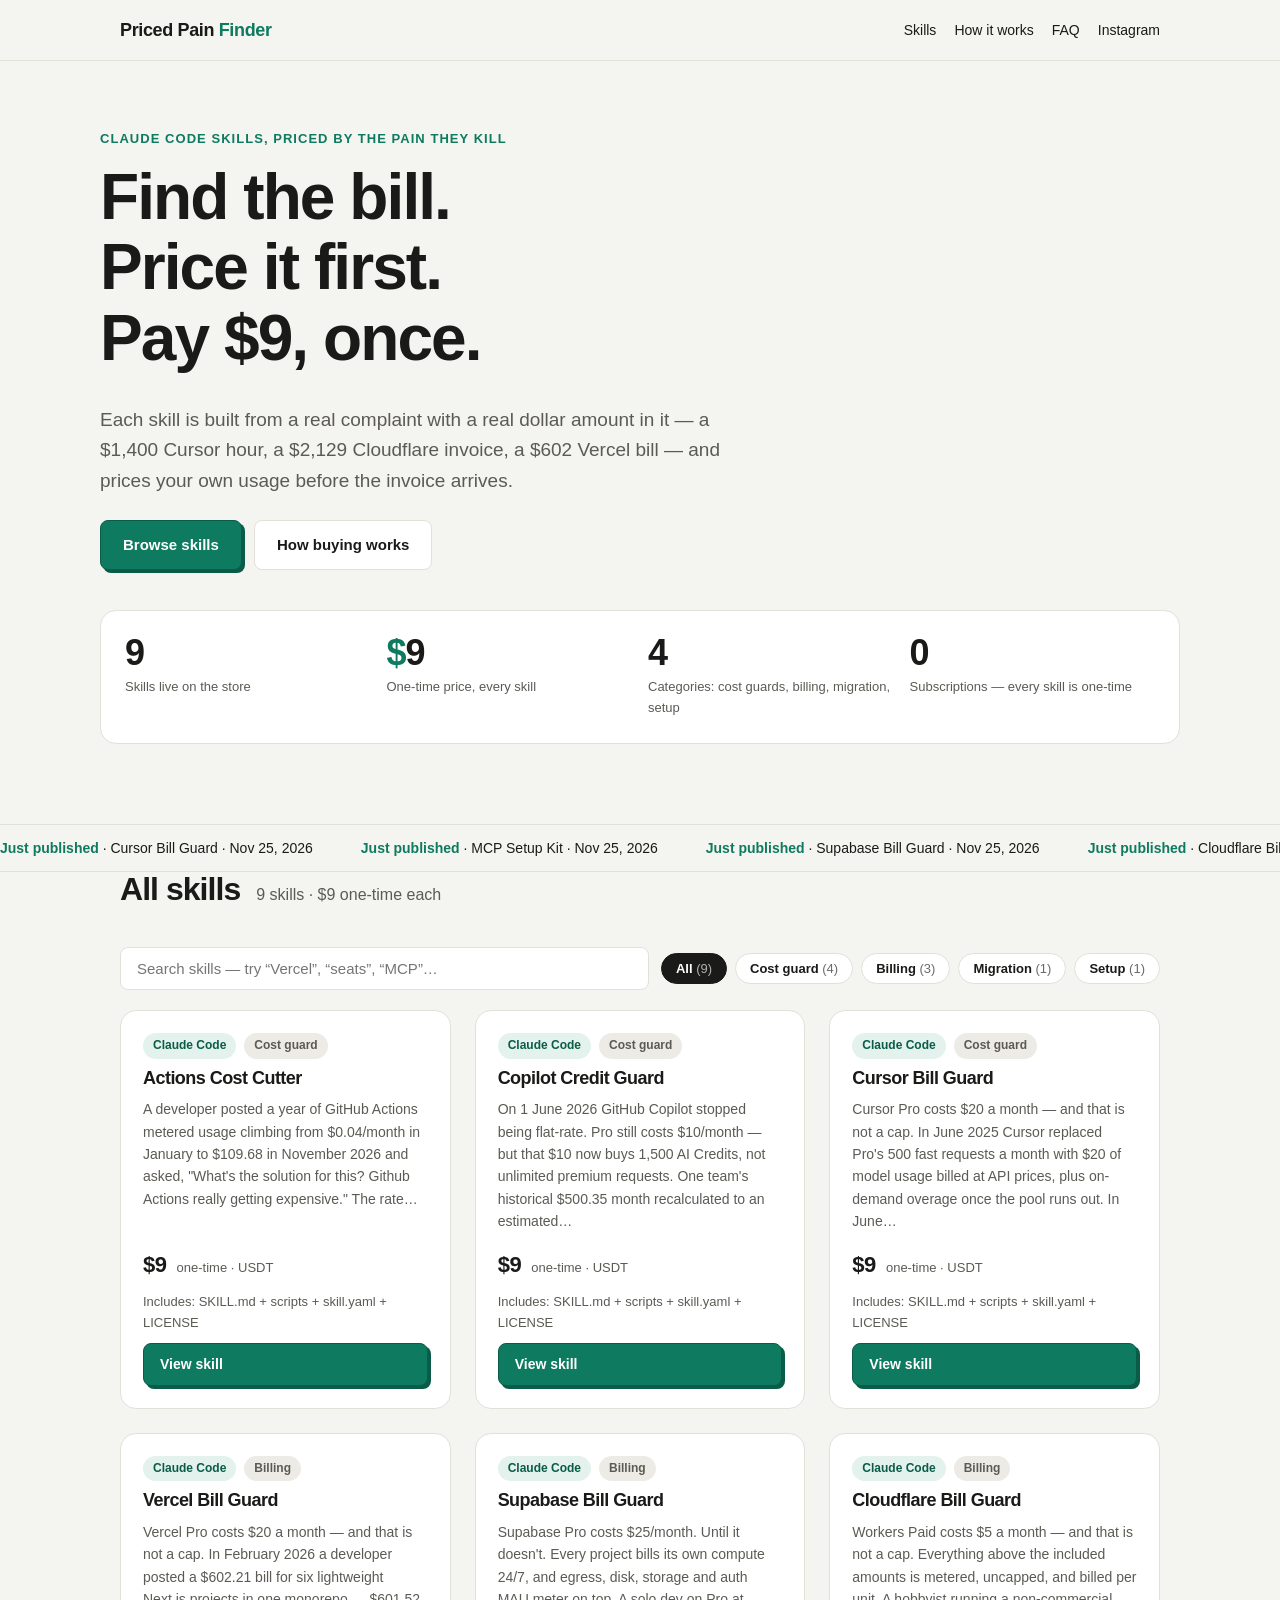
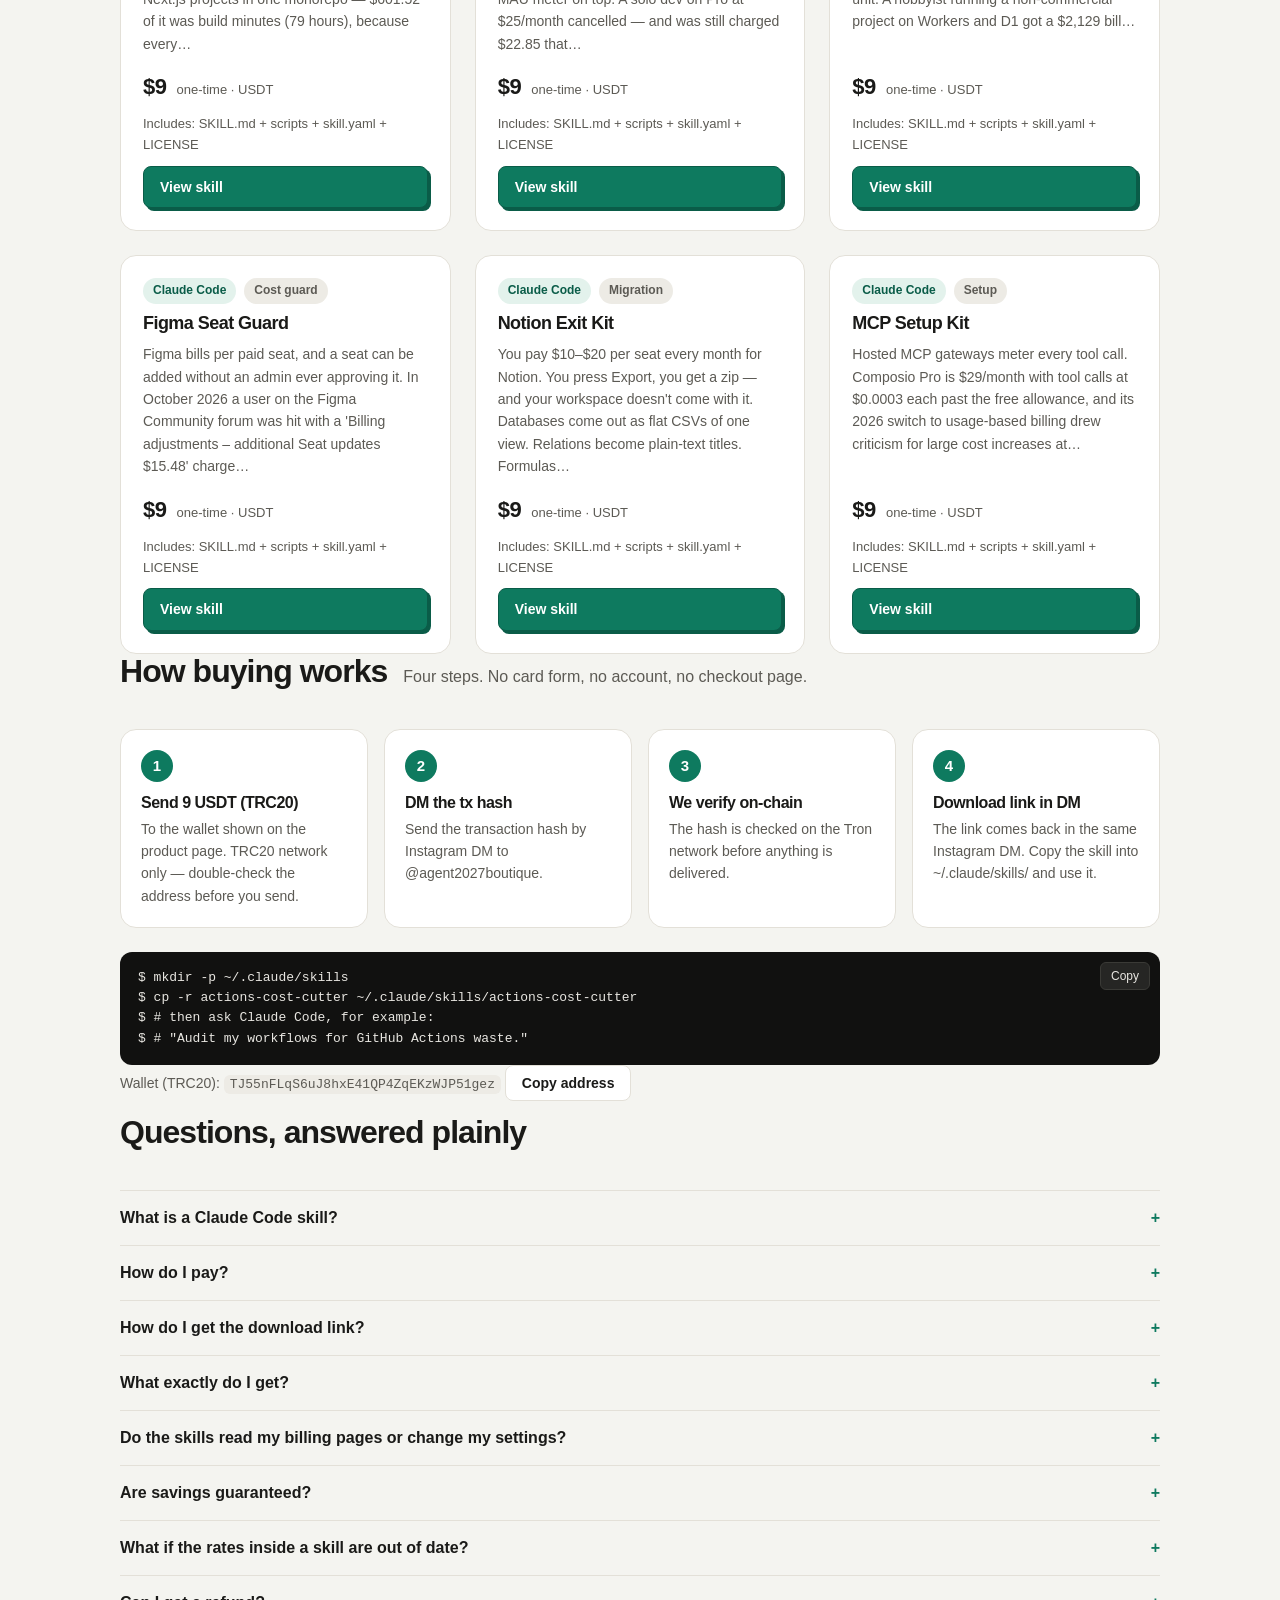
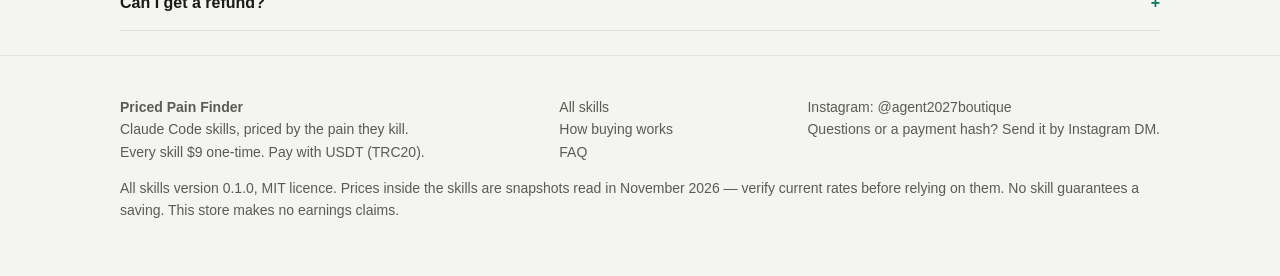
<file: index.html>
<!DOCTYPE html>
<html lang="en">
<head>
<meta charset="utf-8">
<meta name="viewport" content="width=device-width, initial-scale=1">
<title>Priced Pain Finder — Claude Code skills, priced by the pain they kill</title>
<meta name="description" content="9 Claude Code skills that price the bill before you pay it: GitHub Actions, Copilot, Cursor, Vercel, Supabase, Cloudflare, Figma seats, Notion export and a free MCP stack. $9 one-time each, pay with USDT (TRC20).">
<link rel="canonical" href="https://priced-pain-finder.pages.dev/">
<meta property="og:type" content="website">
<meta property="og:site_name" content="Priced Pain Finder">
<meta property="og:title" content="Priced Pain Finder — Claude Code skills, priced by the pain they kill">
<meta property="og:description" content="9 Claude Code skills that price the bill before you pay it. $9 one-time each, pay with USDT (TRC20).">
<meta property="og:url" content="https://priced-pain-finder.pages.dev/">
<meta name="twitter:card" content="summary">
<meta name="twitter:title" content="Priced Pain Finder — Claude Code skills, priced by the pain they kill">
<meta name="twitter:description" content="9 Claude Code skills that price the bill before you pay it. $9 one-time each, pay with USDT (TRC20).">
<script type="application/ld+json">
{
  "@context": "https://schema.org",
  "@type": "FAQPage",
  "mainEntity": [
    {
      "@type": "Question",
      "name": "What is a Claude Code skill?",
      "acceptedAnswer": {
        "@type": "Answer",
        "text": "A folder you drop into ~/.claude/skills/ containing a SKILL.md (the instructions Claude Code follows), helper scripts, and a skill.yaml. Once installed, you ask Claude Code to use it — for example, “Estimate this Cursor agent run before I start it.”"
      }
    },
    {
      "@type": "Question",
      "name": "How do I pay?",
      "acceptedAnswer": {
        "@type": "Answer",
        "text": "With USDT on the TRC20 (Tron) network only. Send 9 USDT to TJ55nFLqS6uJ8hxE41QP4ZqEKzWJP51gez, then send the transaction hash by Instagram DM to @agent2027boutique. There is no card form and no checkout page on this store."
      }
    },
    {
      "@type": "Question",
      "name": "How do I get the download link?",
      "acceptedAnswer": {
        "@type": "Answer",
        "text": "After you send the transaction hash by Instagram DM, it is verified on-chain. Once it checks out, the download link is sent back to you in the same DM. Delivery is manual, so please allow time for the check."
      }
    },
    {
      "@type": "Question",
      "name": "What exactly do I get?",
      "acceptedAnswer": {
        "@type": "Answer",
        "text": "A ZIP with SKILL.md, the Python scripts, skill.yaml and the MIT LICENSE (most skills also include a README). All skills are version 0.1.0. The scripts are stdlib-only Python: no network access and no credentials needed — except the MCP Setup Kit, which needs Node.js and a free read-only GitHub token for the GitHub server."
      }
    },
    {
      "@type": "Question",
      "name": "Do the skills read my billing pages or change my settings?",
      "acceptedAnswer": {
        "@type": "Answer",
        "text": "No. Every skill works from numbers or files you give it, on your own machine. None of them can see your real invoice, and none of them changes a plan, a spend limit, or a seat. The dashboard steps are listed in each skill so you can make them yourself."
      }
    },
    {
      "@type": "Question",
      "name": "Are savings guaranteed?",
      "acceptedAnswer": {
        "@type": "Answer",
        "text": "No. Each product page shows a worked example — the real output of the included script on the stated inputs — and an honest-limits section. A skill can find waste and price it; whether you save depends on your usage and on the fixes you apply."
      }
    },
    {
      "@type": "Question",
      "name": "What if the rates inside a skill are out of date?",
      "acceptedAnswer": {
        "@type": "Answer",
        "text": "Rates are snapshots read in November 2026 (GitHub rates 2026-11-12; Copilot, Vercel, Notion, Cursor, Supabase, Cloudflare, Figma and MCP gateway prices November 2026). Vendors change them, so verify the current price on the vendor’s pricing page before relying on a number, and edit the rates table in the script when they move."
      }
    },
    {
      "@type": "Question",
      "name": "Can I get a refund?",
      "acceptedAnswer": {
        "@type": "Answer",
        "text": "Once the download link has been delivered, the sale is final — it is a digital file, so it cannot be returned. Before you buy, read the honest-limits section on the product page and make sure the skill fits your setup."
      }
    }
  ]
}
</script>
<link rel="stylesheet" href="/assets/style.css">
</head>
<body>
<header class="nav"><div class="wrap nav-inner"><a class="wordmark" href="/">Priced Pain <span>Finder</span></a><nav class="nav-links" aria-label="Main"><a href="/#skills">Skills</a><a class="hide-sm" href="/#how-it-works">How it works</a><a class="hide-sm" href="/#faq">FAQ</a><a href="https://www.instagram.com/agent2027boutique" rel="noopener">Instagram</a></nav></div></header>
<main>
<div class="wrap hero">
<span class="eyebrow">Claude Code skills, priced by the pain they kill</span>
<h1>Find the bill.<br>Price it first.<br>Pay $9, once.</h1>
<p class="lede">Each skill is built from a real complaint with a real dollar amount in it — a $1,400 Cursor hour, a $2,129 Cloudflare invoice, a $602 Vercel bill — and prices your own usage before the invoice arrives.</p>
<div class="hero-actions">
<a class="btn" href="#skills">Browse skills</a>
<a class="btn-ghost" href="#how-it-works">How buying works</a>
</div>
<div class="stat-strip" role="group" aria-label="Store facts">
<div><div class="stat-num"><span data-count="9">0</span></div><div class="stat-label">Skills live on the store</div></div>
<div><div class="stat-num"><span class="prefix">$</span><span data-count="9">0</span></div><div class="stat-label">One-time price, every skill</div></div>
<div><div class="stat-num"><span data-count="4">0</span></div><div class="stat-label">Categories: cost guards, billing, migration, setup</div></div>
<div><div class="stat-num"><span data-count="0">0</span></div><div class="stat-label">Subscriptions — every skill is one-time</div></div>
</div>
</div>

<div class="marquee" aria-label="Just published"><div class="marquee-track"><span><b>Just published</b> &middot; Cursor Bill Guard &middot; Nov 25, 2026</span><span><b>Just published</b> &middot; MCP Setup Kit &middot; Nov 25, 2026</span><span><b>Just published</b> &middot; Supabase Bill Guard &middot; Nov 25, 2026</span><span><b>Just published</b> &middot; Cloudflare Bill Guard &middot; Nov 25, 2026</span><span><b>Just published</b> &middot; Figma Seat Guard &middot; Nov 25, 2026</span><span><b>Just published</b> &middot; Cursor Bill Guard &middot; Nov 25, 2026</span><span><b>Just published</b> &middot; MCP Setup Kit &middot; Nov 25, 2026</span><span><b>Just published</b> &middot; Supabase Bill Guard &middot; Nov 25, 2026</span><span><b>Just published</b> &middot; Cloudflare Bill Guard &middot; Nov 25, 2026</span><span><b>Just published</b> &middot; Figma Seat Guard &middot; Nov 25, 2026</span></div></div>

<section id="skills" class="wrap">
<div class="section-head"><h2>All skills</h2><p><span id="result-count">9 skills</span> &middot; $9 one-time each</p></div>
<div class="toolbar">
<input id="skill-search" class="search" type="search" placeholder="Search skills — try &ldquo;Vercel&rdquo;, &ldquo;seats&rdquo;, &ldquo;MCP&rdquo;&hellip;" aria-label="Search skills">
<div class="pills" role="group" aria-label="Filter by category"><button type="button" class="pill active" data-filter="all">All <span class="count">(9)</span></button><button type="button" class="pill" data-filter="cost-guard">Cost guard <span class="count">(4)</span></button><button type="button" class="pill" data-filter="billing">Billing <span class="count">(3)</span></button><button type="button" class="pill" data-filter="migration">Migration <span class="count">(1)</span></button><button type="button" class="pill" data-filter="setup">Setup <span class="count">(1)</span></button></div>
</div>
<div id="skill-grid" class="grid"><article class="card reveal" data-category="cost-guard" data-slug="actions-cost-cutter"><div class="card-meta"><span class="tag">Claude Code</span><span class="tag tag-cat">Cost guard</span></div><h3><a href="/product/actions-cost-cutter/">Actions Cost Cutter</a></h3><p class="problem">A developer posted a year of GitHub Actions metered usage climbing from $0.04/month in January to $109.68 in November 2026 and asked, &quot;What&#x27;s the solution for this? Github Actions really getting expensive.&quot; The rate…</p><div class="price-row"><span class="price">$9</span><span class="price-note">one-time · USDT</span></div><p class="includes">Includes: SKILL.md + scripts + skill.yaml + LICENSE</p><a class="btn btn-sm" href="/product/actions-cost-cutter/">View skill</a></article><article class="card reveal" data-category="cost-guard" data-slug="copilot-credit-guard"><div class="card-meta"><span class="tag">Claude Code</span><span class="tag tag-cat">Cost guard</span></div><h3><a href="/product/copilot-credit-guard/">Copilot Credit Guard</a></h3><p class="problem">On 1 June 2026 GitHub Copilot stopped being flat-rate. Pro still costs $10/month — but that $10 now buys 1,500 AI Credits, not unlimited premium requests. One team&#x27;s historical $500.35 month recalculated to an estimated…</p><div class="price-row"><span class="price">$9</span><span class="price-note">one-time · USDT</span></div><p class="includes">Includes: SKILL.md + scripts + skill.yaml + LICENSE</p><a class="btn btn-sm" href="/product/copilot-credit-guard/">View skill</a></article><article class="card reveal" data-category="cost-guard" data-slug="cursor-bill-guard"><div class="card-meta"><span class="tag">Claude Code</span><span class="tag tag-cat">Cost guard</span></div><h3><a href="/product/cursor-bill-guard/">Cursor Bill Guard</a></h3><p class="problem">Cursor Pro costs $20 a month — and that is not a cap. In June 2025 Cursor replaced Pro&#x27;s 500 fast requests a month with $20 of model usage billed at API prices, plus on-demand overage once the pool runs out. In June…</p><div class="price-row"><span class="price">$9</span><span class="price-note">one-time · USDT</span></div><p class="includes">Includes: SKILL.md + scripts + skill.yaml + LICENSE</p><a class="btn btn-sm" href="/product/cursor-bill-guard/">View skill</a></article><article class="card reveal" data-category="billing" data-slug="vercel-bill-guard"><div class="card-meta"><span class="tag">Claude Code</span><span class="tag tag-cat">Billing</span></div><h3><a href="/product/vercel-bill-guard/">Vercel Bill Guard</a></h3><p class="problem">Vercel Pro costs $20 a month — and that is not a cap. In February 2026 a developer posted a $602.21 bill for six lightweight Next.js projects in one monorepo — $601.52 of it was build minutes (79 hours), because every…</p><div class="price-row"><span class="price">$9</span><span class="price-note">one-time · USDT</span></div><p class="includes">Includes: SKILL.md + scripts + skill.yaml + LICENSE</p><a class="btn btn-sm" href="/product/vercel-bill-guard/">View skill</a></article><article class="card reveal" data-category="billing" data-slug="supabase-bill-guard"><div class="card-meta"><span class="tag">Claude Code</span><span class="tag tag-cat">Billing</span></div><h3><a href="/product/supabase-bill-guard/">Supabase Bill Guard</a></h3><p class="problem">Supabase Pro costs $25/month. Until it doesn&#x27;t. Every project bills its own compute 24/7, and egress, disk, storage and auth MAU meter on top. A solo dev on Pro at $25/month cancelled — and was still charged $22.85 that…</p><div class="price-row"><span class="price">$9</span><span class="price-note">one-time · USDT</span></div><p class="includes">Includes: SKILL.md + scripts + skill.yaml + LICENSE</p><a class="btn btn-sm" href="/product/supabase-bill-guard/">View skill</a></article><article class="card reveal" data-category="billing" data-slug="cloudflare-bill-guard"><div class="card-meta"><span class="tag">Claude Code</span><span class="tag tag-cat">Billing</span></div><h3><a href="/product/cloudflare-bill-guard/">Cloudflare Bill Guard</a></h3><p class="problem">Workers Paid costs $5 a month — and that is not a cap. Everything above the included amounts is metered, uncapped, and billed per unit. A hobbyist running a non-commercial project on Workers and D1 got a $2,129 bill…</p><div class="price-row"><span class="price">$9</span><span class="price-note">one-time · USDT</span></div><p class="includes">Includes: SKILL.md + scripts + skill.yaml + LICENSE</p><a class="btn btn-sm" href="/product/cloudflare-bill-guard/">View skill</a></article><article class="card reveal" data-category="cost-guard" data-slug="figma-seat-guard"><div class="card-meta"><span class="tag">Claude Code</span><span class="tag tag-cat">Cost guard</span></div><h3><a href="/product/figma-seat-guard/">Figma Seat Guard</a></h3><p class="problem">Figma bills per paid seat, and a seat can be added without an admin ever approving it. In October 2026 a user on the Figma Community forum was hit with a &#x27;Billing adjustments – additional Seat updates $15.48&#x27; charge…</p><div class="price-row"><span class="price">$9</span><span class="price-note">one-time · USDT</span></div><p class="includes">Includes: SKILL.md + scripts + skill.yaml + LICENSE</p><a class="btn btn-sm" href="/product/figma-seat-guard/">View skill</a></article><article class="card reveal" data-category="migration" data-slug="notion-exit-kit"><div class="card-meta"><span class="tag">Claude Code</span><span class="tag tag-cat">Migration</span></div><h3><a href="/product/notion-exit-kit/">Notion Exit Kit</a></h3><p class="problem">You pay $10–$20 per seat every month for Notion. You press Export, you get a zip — and your workspace doesn&#x27;t come with it. Databases come out as flat CSVs of one view. Relations become plain-text titles. Formulas…</p><div class="price-row"><span class="price">$9</span><span class="price-note">one-time · USDT</span></div><p class="includes">Includes: SKILL.md + scripts + skill.yaml + LICENSE</p><a class="btn btn-sm" href="/product/notion-exit-kit/">View skill</a></article><article class="card reveal" data-category="setup" data-slug="mcp-setup-kit"><div class="card-meta"><span class="tag">Claude Code</span><span class="tag tag-cat">Setup</span></div><h3><a href="/product/mcp-setup-kit/">MCP Setup Kit</a></h3><p class="problem">Hosted MCP gateways meter every tool call. Composio Pro is $29/month with tool calls at $0.0003 each past the free allowance, and its 2026 switch to usage-based billing drew criticism for large cost increases at…</p><div class="price-row"><span class="price">$9</span><span class="price-note">one-time · USDT</span></div><p class="includes">Includes: SKILL.md + scripts + skill.yaml + LICENSE</p><a class="btn btn-sm" href="/product/mcp-setup-kit/">View skill</a></article></div>
<p id="no-results" class="empty">No skills match that search. Try a different word, or clear the category filter.</p>
</section>

<section id="how-it-works" class="wrap">
<div class="section-head"><h2>How buying works</h2><p>Four steps. No card form, no account, no checkout page.</p></div>
<div class="steps">
<div class="step reveal"><span class="step-num">1</span><h3>Send 9 USDT (TRC20)</h3><p>To the wallet shown on the product page. TRC20 network only — double-check the address before you send.</p></div>
<div class="step reveal"><span class="step-num">2</span><h3>DM the tx hash</h3><p>Send the transaction hash by Instagram DM to @agent2027boutique.</p></div>
<div class="step reveal"><span class="step-num">3</span><h3>We verify on-chain</h3><p>The hash is checked on the Tron network before anything is delivered.</p></div>
<div class="step reveal"><span class="step-num">4</span><h3>Download link in DM</h3><p>The link comes back in the same Instagram DM. Copy the skill into ~/.claude/skills/ and use it.</p></div>
</div>
<div class="terminal reveal">
<pre>$ mkdir -p ~/.claude/skills
$ cp -r actions-cost-cutter ~/.claude/skills/actions-cost-cutter
$ # then ask Claude Code, for example:
$ # "Audit my workflows for GitHub Actions waste."</pre>
<button type="button" class="copy-btn" data-copy="mkdir -p ~/.claude/skills&#10;cp -r actions-cost-cutter ~/.claude/skills/actions-cost-cutter">Copy</button>
</div>
<p class="small muted">Wallet (TRC20): <code class="inline">TJ55nFLqS6uJ8hxE41QP4ZqEKzWJP51gez</code> <button type="button" class="btn-ghost btn-sm" data-copy="TJ55nFLqS6uJ8hxE41QP4ZqEKzWJP51gez">Copy address</button></p>
</section>

<section id="faq" class="wrap">
<div class="section-head"><h2>Questions, answered plainly</h2></div>
<div class="faq"><div class="faq-item"><button type="button" class="faq-q">What is a Claude Code skill?</button><div class="faq-a"><p>A folder you drop into ~/.claude/skills/ containing a SKILL.md (the instructions Claude Code follows), helper scripts, and a skill.yaml. Once installed, you ask Claude Code to use it — for example, “Estimate this Cursor agent run before I start it.”</p></div></div><div class="faq-item"><button type="button" class="faq-q">How do I pay?</button><div class="faq-a"><p>With USDT on the TRC20 (Tron) network only. Send 9 USDT to TJ55nFLqS6uJ8hxE41QP4ZqEKzWJP51gez, then send the transaction hash by Instagram DM to @agent2027boutique. There is no card form and no checkout page on this store.</p></div></div><div class="faq-item"><button type="button" class="faq-q">How do I get the download link?</button><div class="faq-a"><p>After you send the transaction hash by Instagram DM, it is verified on-chain. Once it checks out, the download link is sent back to you in the same DM. Delivery is manual, so please allow time for the check.</p></div></div><div class="faq-item"><button type="button" class="faq-q">What exactly do I get?</button><div class="faq-a"><p>A ZIP with SKILL.md, the Python scripts, skill.yaml and the MIT LICENSE (most skills also include a README). All skills are version 0.1.0. The scripts are stdlib-only Python: no network access and no credentials needed — except the MCP Setup Kit, which needs Node.js and a free read-only GitHub token for the GitHub server.</p></div></div><div class="faq-item"><button type="button" class="faq-q">Do the skills read my billing pages or change my settings?</button><div class="faq-a"><p>No. Every skill works from numbers or files you give it, on your own machine. None of them can see your real invoice, and none of them changes a plan, a spend limit, or a seat. The dashboard steps are listed in each skill so you can make them yourself.</p></div></div><div class="faq-item"><button type="button" class="faq-q">Are savings guaranteed?</button><div class="faq-a"><p>No. Each product page shows a worked example — the real output of the included script on the stated inputs — and an honest-limits section. A skill can find waste and price it; whether you save depends on your usage and on the fixes you apply.</p></div></div><div class="faq-item"><button type="button" class="faq-q">What if the rates inside a skill are out of date?</button><div class="faq-a"><p>Rates are snapshots read in November 2026 (GitHub rates 2026-11-12; Copilot, Vercel, Notion, Cursor, Supabase, Cloudflare, Figma and MCP gateway prices November 2026). Vendors change them, so verify the current price on the vendor’s pricing page before relying on a number, and edit the rates table in the script when they move.</p></div></div><div class="faq-item"><button type="button" class="faq-q">Can I get a refund?</button><div class="faq-a"><p>Once the download link has been delivered, the sale is final — it is a digital file, so it cannot be returned. Before you buy, read the honest-limits section on the product page and make sure the skill fits your setup.</p></div></div></div>
</section>
</main>
<footer><div class="wrap foot-grid"><div><p><strong>Priced Pain Finder</strong><br>Claude Code skills, priced by the pain they kill.<br>Every skill $9 one-time. Pay with USDT (TRC20).</p></div><div><p><a href="/#skills">All skills</a><br><a href="/#how-it-works">How buying works</a><br><a href="/#faq">FAQ</a></p></div><div><p><a href="https://www.instagram.com/agent2027boutique" rel="noopener">Instagram: @agent2027boutique</a><br><span class="small">Questions or a payment hash? Send it by Instagram DM.</span></p></div></div><div class="wrap"><p class="small">All skills version 0.1.0, MIT licence. Prices inside the skills are snapshots read in November 2026 — verify current rates before relying on them. No skill guarantees a saving. This store makes no earnings claims.</p></div></footer>
<script src="/assets/app.js" defer></script>
</body>
</html>
</file>
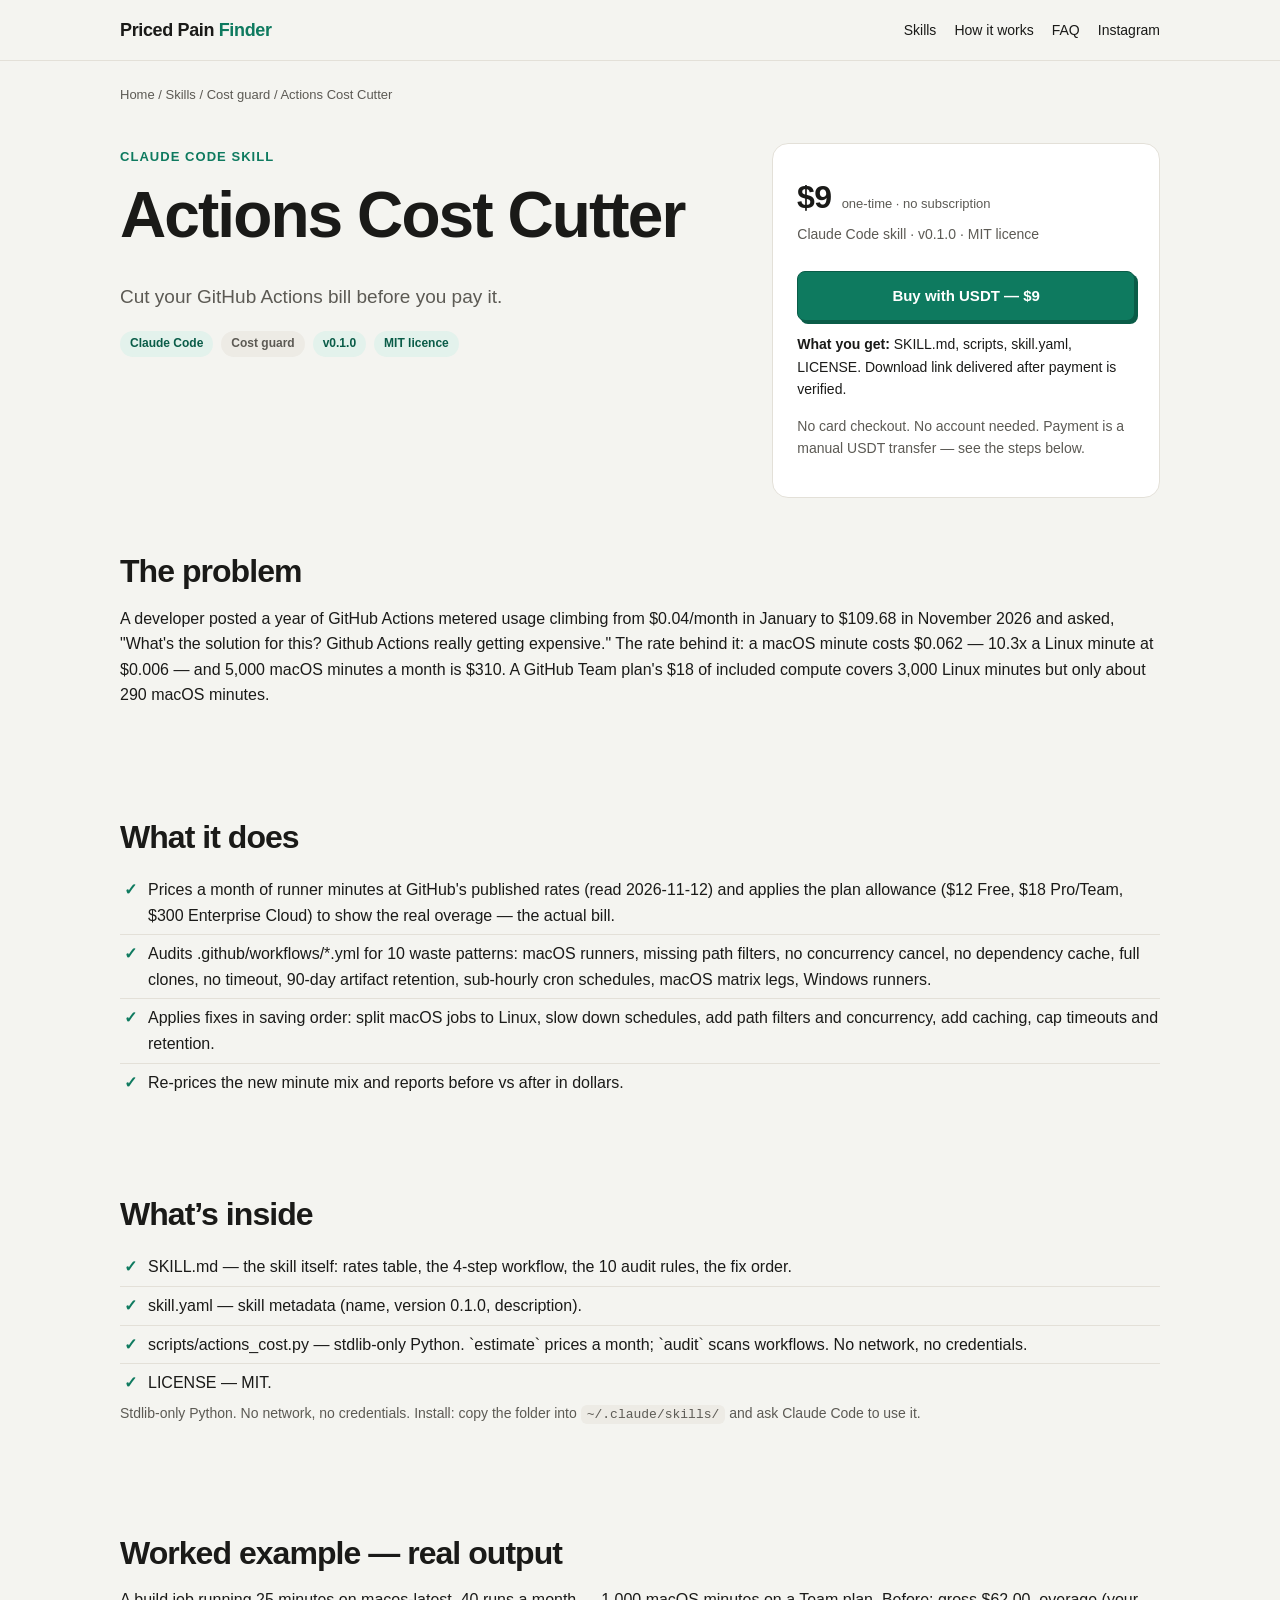
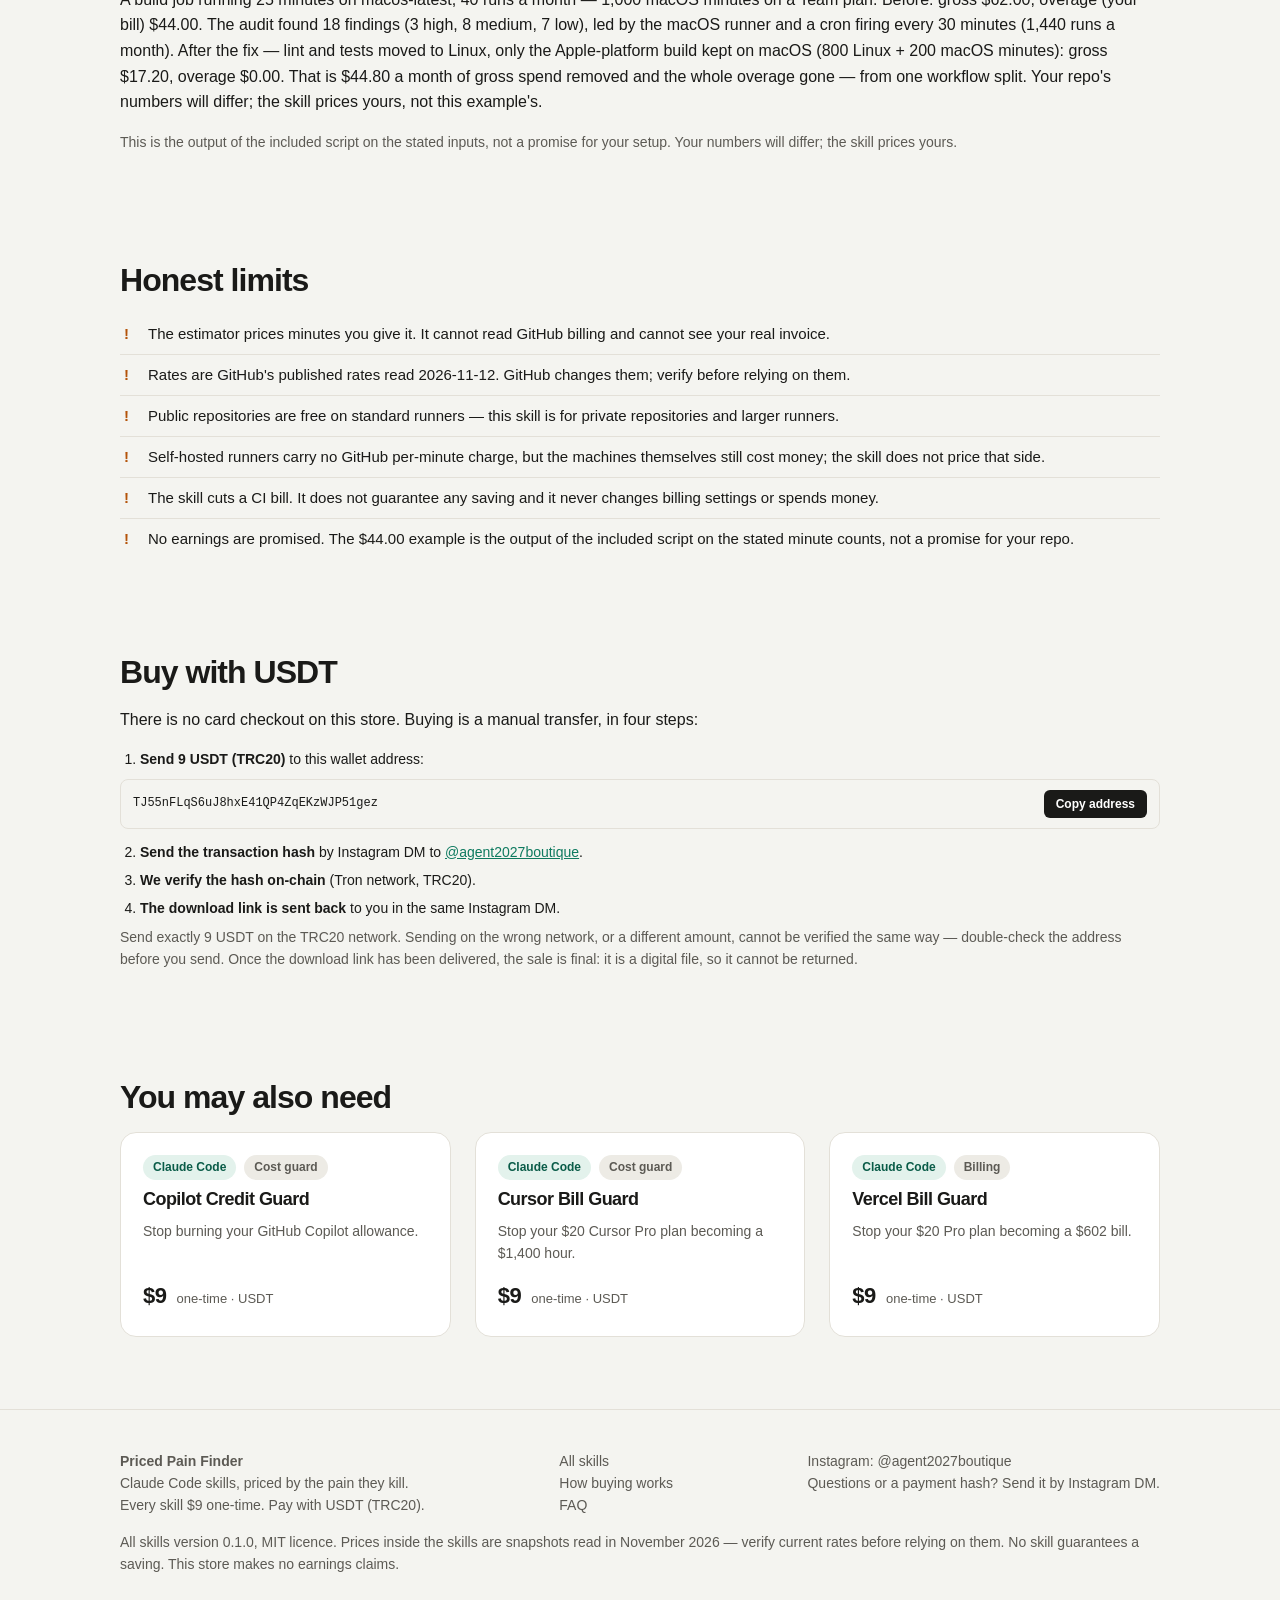
<file: product/actions-cost-cutter/index.html>
<!DOCTYPE html>
<html lang="en">
<head>
<meta charset="utf-8">
<meta name="viewport" content="width=device-width, initial-scale=1">
<title>Actions Cost Cutter — Claude Code skill · $9 one-time · Priced Pain Finder</title>
<meta name="description" content="Cut your GitHub Actions bill before you pay it. A developer posted a year of GitHub Actions metered usage climbing from $0.04/month in January to $109.68 in November… $9 one-time, pay with USDT (TRC20).">
<link rel="canonical" href="https://priced-pain-finder.pages.dev/product/actions-cost-cutter/">
<meta property="og:type" content="product">
<meta property="og:site_name" content="Priced Pain Finder">
<meta property="og:title" content="Actions Cost Cutter — $9 one-time">
<meta property="og:description" content="Cut your GitHub Actions bill before you pay it.">
<meta property="og:url" content="https://priced-pain-finder.pages.dev/product/actions-cost-cutter/">
<meta name="twitter:card" content="summary">
<meta name="twitter:title" content="Actions Cost Cutter — $9 one-time">
<meta name="twitter:description" content="Cut your GitHub Actions bill before you pay it.">
<script type="application/ld+json">
{
  "@context": "https://schema.org",
  "@type": "Product",
  "name": "Actions Cost Cutter",
  "description": "Cut your GitHub Actions bill before you pay it.",
  "brand": {
    "@type": "Brand",
    "name": "Priced Pain Finder"
  },
  "category": "Cost guard",
  "url": "https://priced-pain-finder.pages.dev/product/actions-cost-cutter/",
  "version": "0.1.0",
  "license": "https://opensource.org/licenses/MIT",
  "offers": {
    "@type": "Offer",
    "priceCurrency": "USD",
    "price": 9,
    "availability": "https://schema.org/InStock",
    "url": "https://priced-pain-finder.pages.dev/product/actions-cost-cutter/",
    "itemCondition": "https://schema.org/NewCondition"
  }
}
</script>
<link rel="stylesheet" href="/assets/style.css">
</head>
<body>
<header class="nav"><div class="wrap nav-inner"><a class="wordmark" href="/">Priced Pain <span>Finder</span></a><nav class="nav-links" aria-label="Main"><a href="/#skills">Skills</a><a class="hide-sm" href="/#how-it-works">How it works</a><a class="hide-sm" href="/#faq">FAQ</a><a href="https://www.instagram.com/agent2027boutique" rel="noopener">Instagram</a></nav></div></header>
<main class="wrap">
<p class="breadcrumb"><a href="/">Home</a> / <a href="/#skills">Skills</a> / Cost guard / Actions Cost Cutter</p>
<div class="product-head">
<div>
<span class="eyebrow">Claude Code skill</span>
<h1>Actions Cost Cutter</h1>
<p class="lede" style="font-size:19px;color:var(--muted)">Cut your GitHub Actions bill before you pay it.</p>
<div class="card-meta"><span class="tag">Claude Code</span><span class="tag tag-cat">Cost guard</span><span class="tag">v0.1.0</span><span class="tag">MIT licence</span></div>
</div>
<aside class="buy-box" aria-label="Buy this skill"><div class="price-row"><span class="price">$9</span><span class="price-note">one-time · no subscription</span></div><p class="small muted">Claude Code skill · v0.1.0 · MIT licence</p><a class="btn" href="#buy">Buy with USDT — $9</a><p class="small"><strong>What you get:</strong> SKILL.md, scripts, skill.yaml, LICENSE. Download link delivered after payment is verified.</p><p class="small muted">No card checkout. No account needed. Payment is a manual USDT transfer — see the steps below.</p></aside>
</div>

<section class="reveal"><h2>The problem</h2><p>A developer posted a year of GitHub Actions metered usage climbing from $0.04/month in January to $109.68 in November 2026 and asked, &quot;What&#x27;s the solution for this? Github Actions really getting expensive.&quot; The rate behind it: a macOS minute costs $0.062 — 10.3x a Linux minute at $0.006 — and 5,000 macOS minutes a month is $310. A GitHub Team plan&#x27;s $18 of included compute covers 3,000 Linux minutes but only about 290 macOS minutes.</p></section>

<section class="reveal"><h2>What it does</h2><ul class="checklist"><li>Prices a month of runner minutes at GitHub&#x27;s published rates (read 2026-11-12) and applies the plan allowance ($12 Free, $18 Pro/Team, $300 Enterprise Cloud) to show the real overage — the actual bill.</li><li>Audits .github/workflows/*.yml for 10 waste patterns: macOS runners, missing path filters, no concurrency cancel, no dependency cache, full clones, no timeout, 90-day artifact retention, sub-hourly cron schedules, macOS matrix legs, Windows runners.</li><li>Applies fixes in saving order: split macOS jobs to Linux, slow down schedules, add path filters and concurrency, add caching, cap timeouts and retention.</li><li>Re-prices the new minute mix and reports before vs after in dollars.</li></ul></section>

<section class="reveal"><h2>What&rsquo;s inside</h2><ul class="checklist"><li>SKILL.md — the skill itself: rates table, the 4-step workflow, the 10 audit rules, the fix order.</li><li>skill.yaml — skill metadata (name, version 0.1.0, description).</li><li>scripts/actions_cost.py — stdlib-only Python. `estimate` prices a month; `audit` scans workflows. No network, no credentials.</li><li>LICENSE — MIT.</li></ul>
<p class="small muted">Stdlib-only Python. No network, no credentials. Install: copy the folder into <code class="inline">~/.claude/skills/</code> and ask Claude Code to use it.</p></section>

<section class="reveal"><h2>Worked example &mdash; real output</h2><p class="example">A build job running 25 minutes on macos-latest, 40 runs a month — 1,000 macOS minutes on a Team plan. Before: gross $62.00, overage (your bill) $44.00. The audit found 18 findings (3 high, 8 medium, 7 low), led by the macOS runner and a cron firing every 30 minutes (1,440 runs a month). After the fix — lint and tests moved to Linux, only the Apple-platform build kept on macOS (800 Linux + 200 macOS minutes): gross $17.20, overage $0.00. That is $44.80 a month of gross spend removed and the whole overage gone — from one workflow split. Your repo&#x27;s numbers will differ; the skill prices yours, not this example&#x27;s.</p>
<p class="small muted">This is the output of the included script on the stated inputs, not a promise for your setup. Your numbers will differ; the skill prices yours.</p></section>

<section class="reveal"><h2>Honest limits</h2><ul class="limits"><li>The estimator prices minutes you give it. It cannot read GitHub billing and cannot see your real invoice.</li><li>Rates are GitHub&#x27;s published rates read 2026-11-12. GitHub changes them; verify before relying on them.</li><li>Public repositories are free on standard runners — this skill is for private repositories and larger runners.</li><li>Self-hosted runners carry no GitHub per-minute charge, but the machines themselves still cost money; the skill does not price that side.</li><li>The skill cuts a CI bill. It does not guarantee any saving and it never changes billing settings or spends money.</li><li>No earnings are promised. The $44.00 example is the output of the included script on the stated minute counts, not a promise for your repo.</li></ul></section>

<section id="buy" class="reveal"><h2>Buy with USDT</h2><p>There is no card checkout on this store. Buying is a manual transfer, in four steps:</p><ol class="buy-steps"><li><strong>Send 9 USDT (TRC20)</strong> to this wallet address:</li></ol><div class="wallet"><code>TJ55nFLqS6uJ8hxE41QP4ZqEKzWJP51gez</code><button type="button" data-copy="TJ55nFLqS6uJ8hxE41QP4ZqEKzWJP51gez">Copy address</button></div><ol class="buy-steps" start="2"><li><strong>Send the transaction hash</strong> by Instagram DM to <a href="https://www.instagram.com/agent2027boutique" rel="noopener">@agent2027boutique</a>.</li><li><strong>We verify the hash on-chain</strong> (Tron network, TRC20).</li><li><strong>The download link is sent back</strong> to you in the same Instagram DM.</li></ol><p class="small muted">Send exactly 9 USDT on the TRC20 network. Sending on the wrong network, or a different amount, cannot be verified the same way — double-check the address before you send. Once the download link has been delivered, the sale is final: it is a digital file, so it cannot be returned.</p></section>

<section class="reveal"><h2>You may also need</h2><div class="grid related"><article class="card"><div class="card-meta"><span class="tag">Claude Code</span><span class="tag tag-cat">Cost guard</span></div><h3><a href="/product/copilot-credit-guard/">Copilot Credit Guard</a></h3><p class="problem">Stop burning your GitHub Copilot allowance.</p><div class="price-row"><span class="price">$9</span><span class="price-note">one-time · USDT</span></div></article><article class="card"><div class="card-meta"><span class="tag">Claude Code</span><span class="tag tag-cat">Cost guard</span></div><h3><a href="/product/cursor-bill-guard/">Cursor Bill Guard</a></h3><p class="problem">Stop your $20 Cursor Pro plan becoming a $1,400 hour.</p><div class="price-row"><span class="price">$9</span><span class="price-note">one-time · USDT</span></div></article><article class="card"><div class="card-meta"><span class="tag">Claude Code</span><span class="tag tag-cat">Billing</span></div><h3><a href="/product/vercel-bill-guard/">Vercel Bill Guard</a></h3><p class="problem">Stop your $20 Pro plan becoming a $602 bill.</p><div class="price-row"><span class="price">$9</span><span class="price-note">one-time · USDT</span></div></article></div></section>
</main>
<footer><div class="wrap foot-grid"><div><p><strong>Priced Pain Finder</strong><br>Claude Code skills, priced by the pain they kill.<br>Every skill $9 one-time. Pay with USDT (TRC20).</p></div><div><p><a href="/#skills">All skills</a><br><a href="/#how-it-works">How buying works</a><br><a href="/#faq">FAQ</a></p></div><div><p><a href="https://www.instagram.com/agent2027boutique" rel="noopener">Instagram: @agent2027boutique</a><br><span class="small">Questions or a payment hash? Send it by Instagram DM.</span></p></div></div><div class="wrap"><p class="small">All skills version 0.1.0, MIT licence. Prices inside the skills are snapshots read in November 2026 — verify current rates before relying on them. No skill guarantees a saving. This store makes no earnings claims.</p></div></footer>
<script src="/assets/app.js" defer></script>
</body>
</html>
</file>
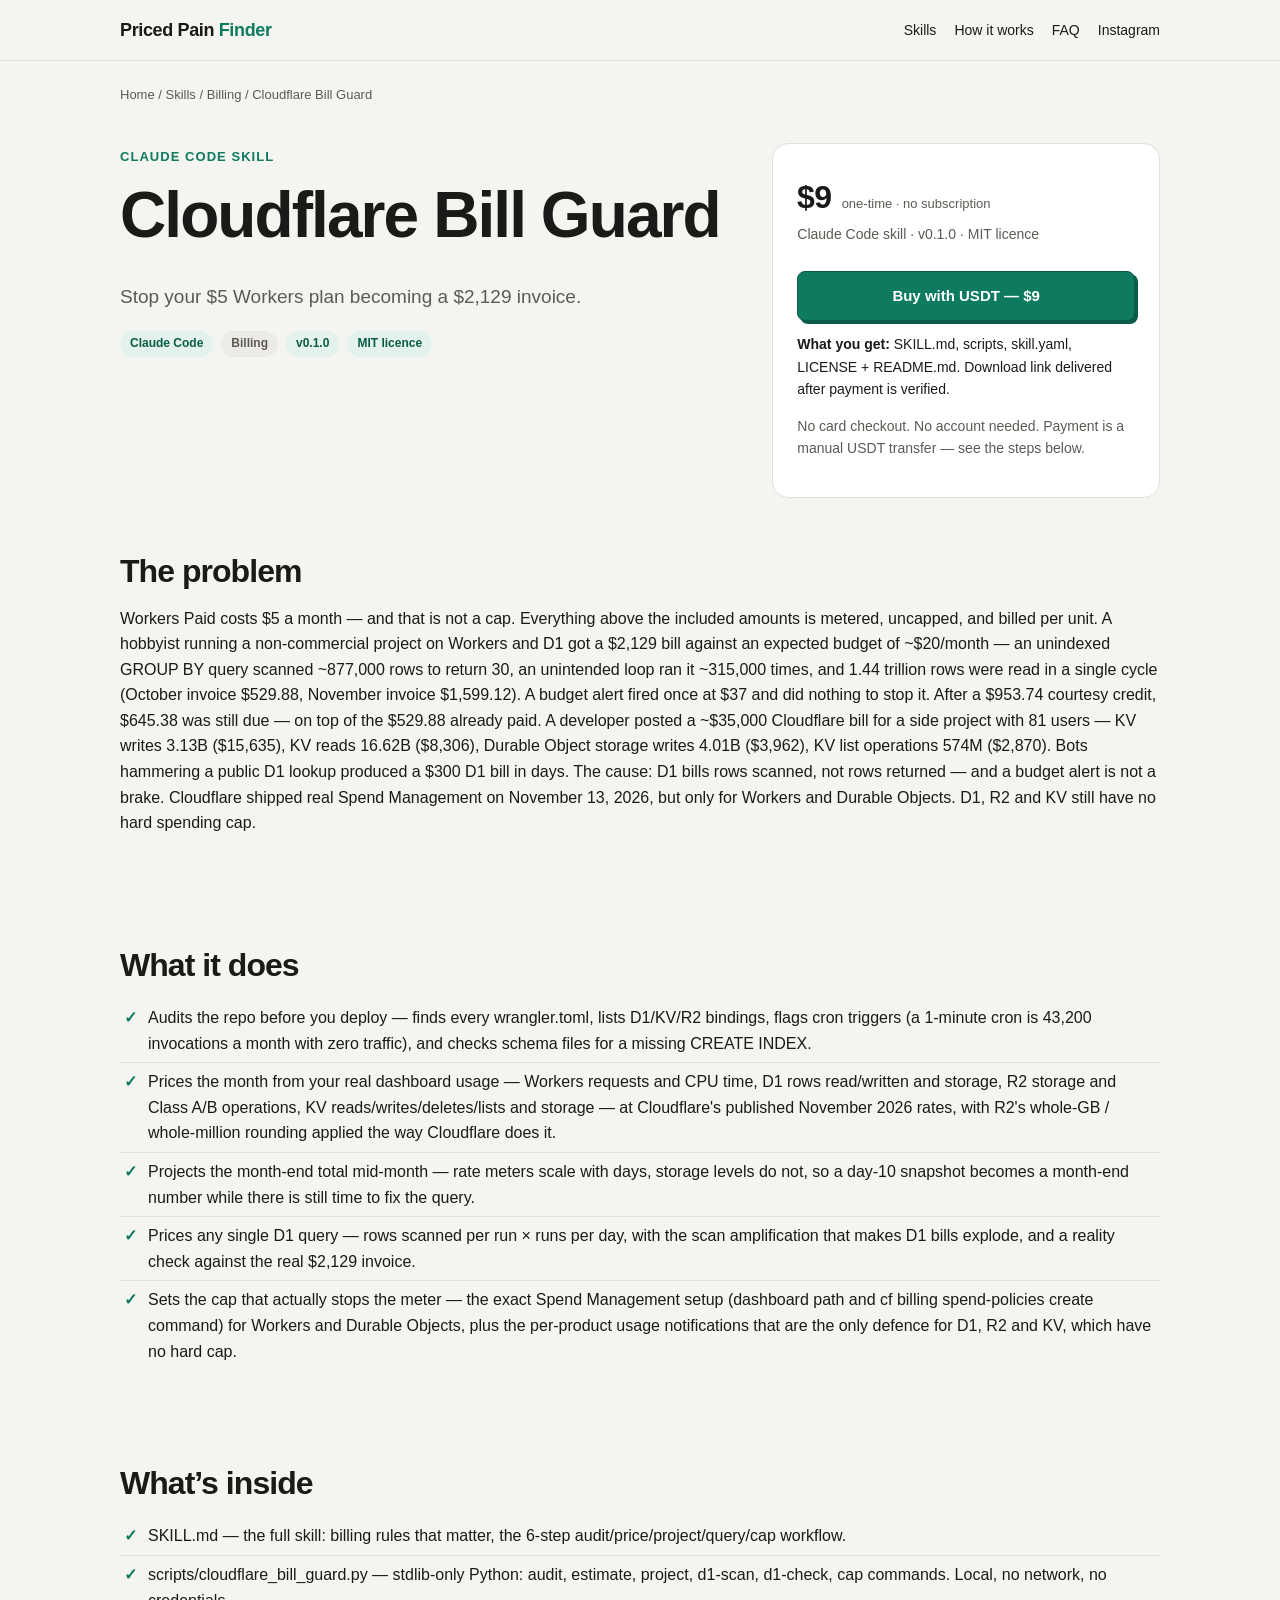
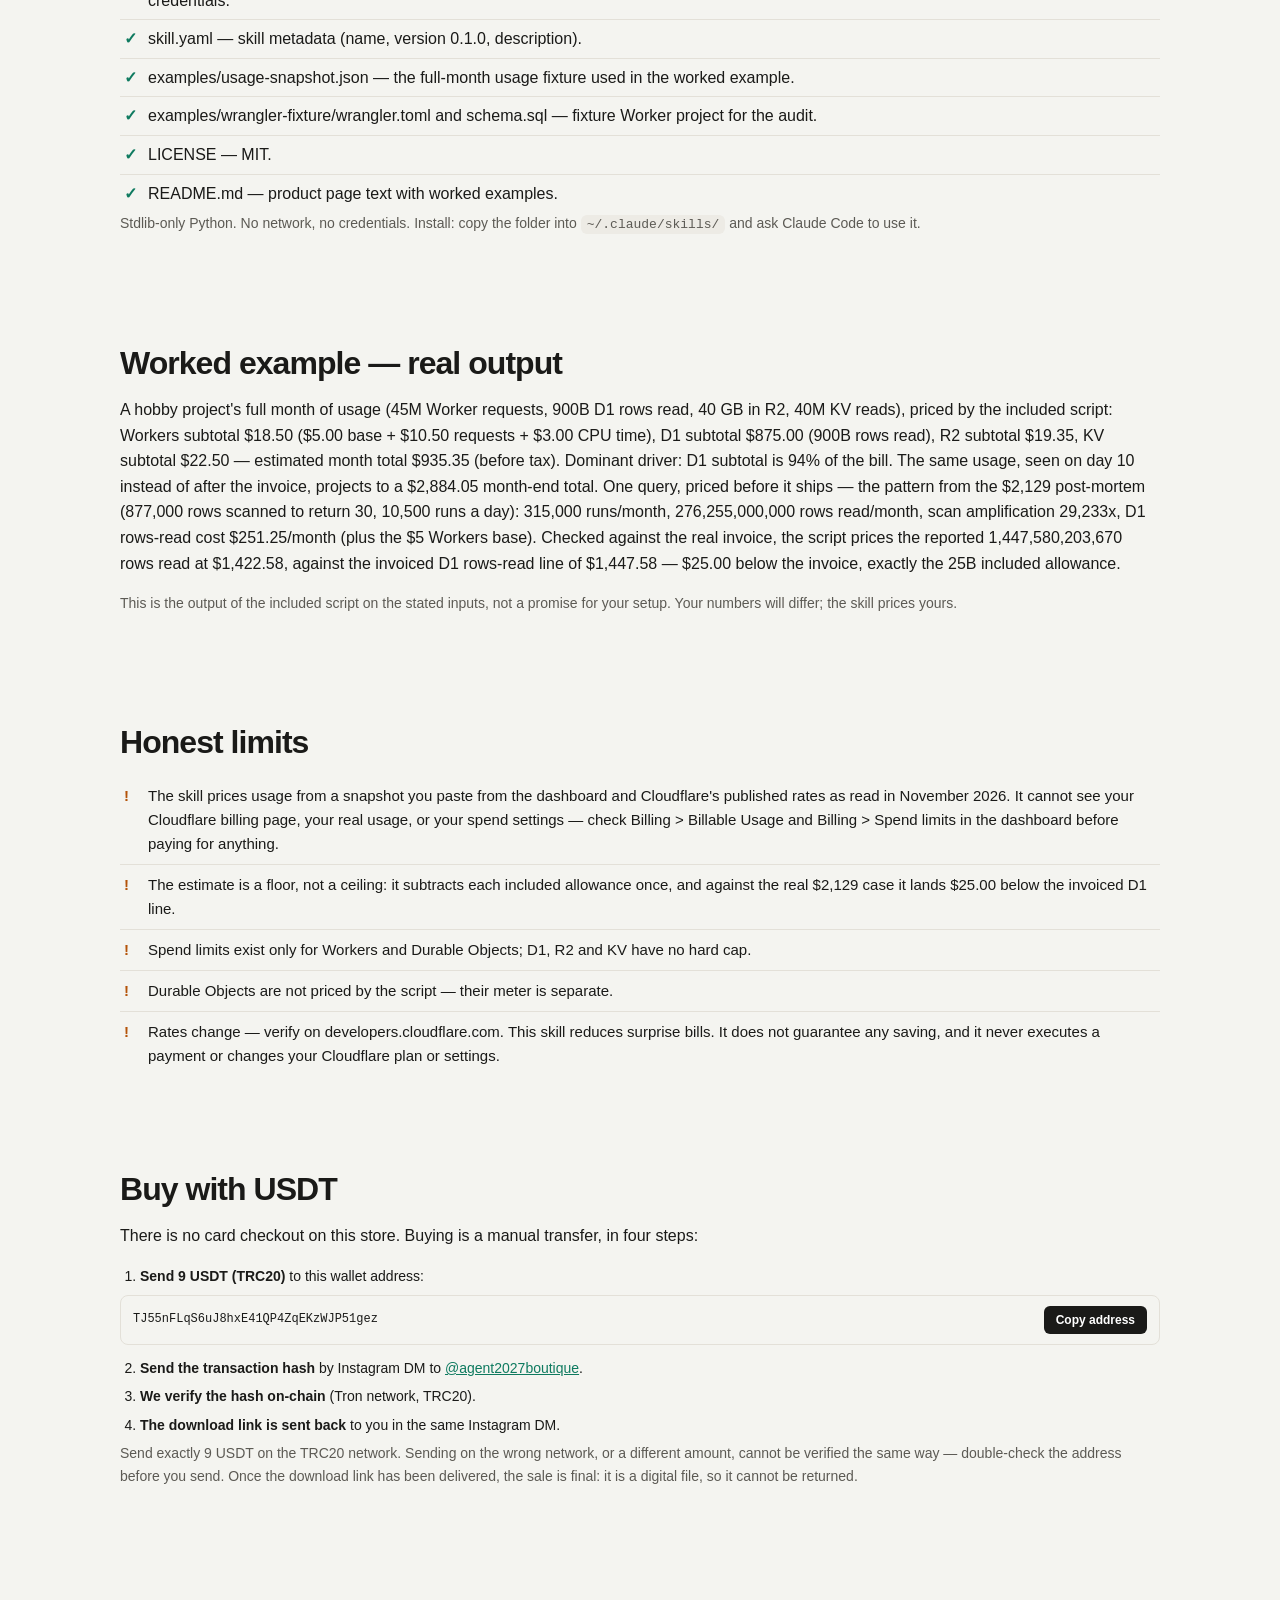
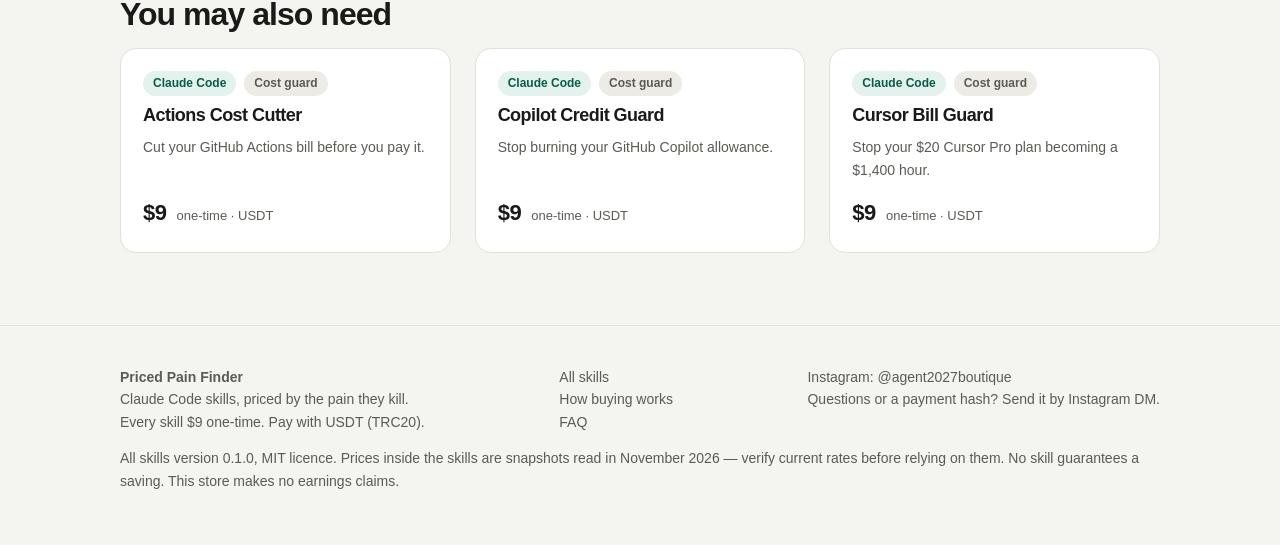
<file: product/cloudflare-bill-guard/index.html>
<!DOCTYPE html>
<html lang="en">
<head>
<meta charset="utf-8">
<meta name="viewport" content="width=device-width, initial-scale=1">
<title>Cloudflare Bill Guard — Claude Code skill · $9 one-time · Priced Pain Finder</title>
<meta name="description" content="Stop your $5 Workers plan becoming a $2,129 invoice. Workers Paid costs $5 a month — and that is not a cap. Everything above the included amounts is metered, uncapped, and… $9 one-time, pay with USDT (TRC20).">
<link rel="canonical" href="https://priced-pain-finder.pages.dev/product/cloudflare-bill-guard/">
<meta property="og:type" content="product">
<meta property="og:site_name" content="Priced Pain Finder">
<meta property="og:title" content="Cloudflare Bill Guard — $9 one-time">
<meta property="og:description" content="Stop your $5 Workers plan becoming a $2,129 invoice.">
<meta property="og:url" content="https://priced-pain-finder.pages.dev/product/cloudflare-bill-guard/">
<meta name="twitter:card" content="summary">
<meta name="twitter:title" content="Cloudflare Bill Guard — $9 one-time">
<meta name="twitter:description" content="Stop your $5 Workers plan becoming a $2,129 invoice.">
<script type="application/ld+json">
{
  "@context": "https://schema.org",
  "@type": "Product",
  "name": "Cloudflare Bill Guard",
  "description": "Stop your $5 Workers plan becoming a $2,129 invoice.",
  "brand": {
    "@type": "Brand",
    "name": "Priced Pain Finder"
  },
  "category": "Billing",
  "url": "https://priced-pain-finder.pages.dev/product/cloudflare-bill-guard/",
  "version": "0.1.0",
  "license": "https://opensource.org/licenses/MIT",
  "offers": {
    "@type": "Offer",
    "priceCurrency": "USD",
    "price": 9,
    "availability": "https://schema.org/InStock",
    "url": "https://priced-pain-finder.pages.dev/product/cloudflare-bill-guard/",
    "itemCondition": "https://schema.org/NewCondition"
  }
}
</script>
<link rel="stylesheet" href="/assets/style.css">
</head>
<body>
<header class="nav"><div class="wrap nav-inner"><a class="wordmark" href="/">Priced Pain <span>Finder</span></a><nav class="nav-links" aria-label="Main"><a href="/#skills">Skills</a><a class="hide-sm" href="/#how-it-works">How it works</a><a class="hide-sm" href="/#faq">FAQ</a><a href="https://www.instagram.com/agent2027boutique" rel="noopener">Instagram</a></nav></div></header>
<main class="wrap">
<p class="breadcrumb"><a href="/">Home</a> / <a href="/#skills">Skills</a> / Billing / Cloudflare Bill Guard</p>
<div class="product-head">
<div>
<span class="eyebrow">Claude Code skill</span>
<h1>Cloudflare Bill Guard</h1>
<p class="lede" style="font-size:19px;color:var(--muted)">Stop your $5 Workers plan becoming a $2,129 invoice.</p>
<div class="card-meta"><span class="tag">Claude Code</span><span class="tag tag-cat">Billing</span><span class="tag">v0.1.0</span><span class="tag">MIT licence</span></div>
</div>
<aside class="buy-box" aria-label="Buy this skill"><div class="price-row"><span class="price">$9</span><span class="price-note">one-time · no subscription</span></div><p class="small muted">Claude Code skill · v0.1.0 · MIT licence</p><a class="btn" href="#buy">Buy with USDT — $9</a><p class="small"><strong>What you get:</strong> SKILL.md, scripts, skill.yaml, LICENSE + README.md. Download link delivered after payment is verified.</p><p class="small muted">No card checkout. No account needed. Payment is a manual USDT transfer — see the steps below.</p></aside>
</div>

<section class="reveal"><h2>The problem</h2><p>Workers Paid costs $5 a month — and that is not a cap. Everything above the included amounts is metered, uncapped, and billed per unit. A hobbyist running a non-commercial project on Workers and D1 got a $2,129 bill against an expected budget of ~$20/month — an unindexed GROUP BY query scanned ~877,000 rows to return 30, an unintended loop ran it ~315,000 times, and 1.44 trillion rows were read in a single cycle (October invoice $529.88, November invoice $1,599.12). A budget alert fired once at $37 and did nothing to stop it. After a $953.74 courtesy credit, $645.38 was still due — on top of the $529.88 already paid. A developer posted a ~$35,000 Cloudflare bill for a side project with 81 users — KV writes 3.13B ($15,635), KV reads 16.62B ($8,306), Durable Object storage writes 4.01B ($3,962), KV list operations 574M ($2,870). Bots hammering a public D1 lookup produced a $300 D1 bill in days. The cause: D1 bills rows scanned, not rows returned — and a budget alert is not a brake. Cloudflare shipped real Spend Management on November 13, 2026, but only for Workers and Durable Objects. D1, R2 and KV still have no hard spending cap.</p></section>

<section class="reveal"><h2>What it does</h2><ul class="checklist"><li>Audits the repo before you deploy — finds every wrangler.toml, lists D1/KV/R2 bindings, flags cron triggers (a 1-minute cron is 43,200 invocations a month with zero traffic), and checks schema files for a missing CREATE INDEX.</li><li>Prices the month from your real dashboard usage — Workers requests and CPU time, D1 rows read/written and storage, R2 storage and Class A/B operations, KV reads/writes/deletes/lists and storage — at Cloudflare&#x27;s published November 2026 rates, with R2&#x27;s whole-GB / whole-million rounding applied the way Cloudflare does it.</li><li>Projects the month-end total mid-month — rate meters scale with days, storage levels do not, so a day-10 snapshot becomes a month-end number while there is still time to fix the query.</li><li>Prices any single D1 query — rows scanned per run × runs per day, with the scan amplification that makes D1 bills explode, and a reality check against the real $2,129 invoice.</li><li>Sets the cap that actually stops the meter — the exact Spend Management setup (dashboard path and cf billing spend-policies create command) for Workers and Durable Objects, plus the per-product usage notifications that are the only defence for D1, R2 and KV, which have no hard cap.</li></ul></section>

<section class="reveal"><h2>What&rsquo;s inside</h2><ul class="checklist"><li>SKILL.md — the full skill: billing rules that matter, the 6-step audit/price/project/query/cap workflow.</li><li>scripts/cloudflare_bill_guard.py — stdlib-only Python: audit, estimate, project, d1-scan, d1-check, cap commands. Local, no network, no credentials.</li><li>skill.yaml — skill metadata (name, version 0.1.0, description).</li><li>examples/usage-snapshot.json — the full-month usage fixture used in the worked example.</li><li>examples/wrangler-fixture/wrangler.toml and schema.sql — fixture Worker project for the audit.</li><li>LICENSE — MIT.</li><li>README.md — product page text with worked examples.</li></ul>
<p class="small muted">Stdlib-only Python. No network, no credentials. Install: copy the folder into <code class="inline">~/.claude/skills/</code> and ask Claude Code to use it.</p></section>

<section class="reveal"><h2>Worked example &mdash; real output</h2><p class="example">A hobby project&#x27;s full month of usage (45M Worker requests, 900B D1 rows read, 40 GB in R2, 40M KV reads), priced by the included script: Workers subtotal $18.50 ($5.00 base + $10.50 requests + $3.00 CPU time), D1 subtotal $875.00 (900B rows read), R2 subtotal $19.35, KV subtotal $22.50 — estimated month total $935.35 (before tax). Dominant driver: D1 subtotal is 94% of the bill. The same usage, seen on day 10 instead of after the invoice, projects to a $2,884.05 month-end total. One query, priced before it ships — the pattern from the $2,129 post-mortem (877,000 rows scanned to return 30, 10,500 runs a day): 315,000 runs/month, 276,255,000,000 rows read/month, scan amplification 29,233x, D1 rows-read cost $251.25/month (plus the $5 Workers base). Checked against the real invoice, the script prices the reported 1,447,580,203,670 rows read at $1,422.58, against the invoiced D1 rows-read line of $1,447.58 — $25.00 below the invoice, exactly the 25B included allowance.</p>
<p class="small muted">This is the output of the included script on the stated inputs, not a promise for your setup. Your numbers will differ; the skill prices yours.</p></section>

<section class="reveal"><h2>Honest limits</h2><ul class="limits"><li>The skill prices usage from a snapshot you paste from the dashboard and Cloudflare&#x27;s published rates as read in November 2026. It cannot see your Cloudflare billing page, your real usage, or your spend settings — check Billing &gt; Billable Usage and Billing &gt; Spend limits in the dashboard before paying for anything.</li><li>The estimate is a floor, not a ceiling: it subtracts each included allowance once, and against the real $2,129 case it lands $25.00 below the invoiced D1 line.</li><li>Spend limits exist only for Workers and Durable Objects; D1, R2 and KV have no hard cap.</li><li>Durable Objects are not priced by the script — their meter is separate.</li><li>Rates change — verify on developers.cloudflare.com. This skill reduces surprise bills. It does not guarantee any saving, and it never executes a payment or changes your Cloudflare plan or settings.</li></ul></section>

<section id="buy" class="reveal"><h2>Buy with USDT</h2><p>There is no card checkout on this store. Buying is a manual transfer, in four steps:</p><ol class="buy-steps"><li><strong>Send 9 USDT (TRC20)</strong> to this wallet address:</li></ol><div class="wallet"><code>TJ55nFLqS6uJ8hxE41QP4ZqEKzWJP51gez</code><button type="button" data-copy="TJ55nFLqS6uJ8hxE41QP4ZqEKzWJP51gez">Copy address</button></div><ol class="buy-steps" start="2"><li><strong>Send the transaction hash</strong> by Instagram DM to <a href="https://www.instagram.com/agent2027boutique" rel="noopener">@agent2027boutique</a>.</li><li><strong>We verify the hash on-chain</strong> (Tron network, TRC20).</li><li><strong>The download link is sent back</strong> to you in the same Instagram DM.</li></ol><p class="small muted">Send exactly 9 USDT on the TRC20 network. Sending on the wrong network, or a different amount, cannot be verified the same way — double-check the address before you send. Once the download link has been delivered, the sale is final: it is a digital file, so it cannot be returned.</p></section>

<section class="reveal"><h2>You may also need</h2><div class="grid related"><article class="card"><div class="card-meta"><span class="tag">Claude Code</span><span class="tag tag-cat">Cost guard</span></div><h3><a href="/product/actions-cost-cutter/">Actions Cost Cutter</a></h3><p class="problem">Cut your GitHub Actions bill before you pay it.</p><div class="price-row"><span class="price">$9</span><span class="price-note">one-time · USDT</span></div></article><article class="card"><div class="card-meta"><span class="tag">Claude Code</span><span class="tag tag-cat">Cost guard</span></div><h3><a href="/product/copilot-credit-guard/">Copilot Credit Guard</a></h3><p class="problem">Stop burning your GitHub Copilot allowance.</p><div class="price-row"><span class="price">$9</span><span class="price-note">one-time · USDT</span></div></article><article class="card"><div class="card-meta"><span class="tag">Claude Code</span><span class="tag tag-cat">Cost guard</span></div><h3><a href="/product/cursor-bill-guard/">Cursor Bill Guard</a></h3><p class="problem">Stop your $20 Cursor Pro plan becoming a $1,400 hour.</p><div class="price-row"><span class="price">$9</span><span class="price-note">one-time · USDT</span></div></article></div></section>
</main>
<footer><div class="wrap foot-grid"><div><p><strong>Priced Pain Finder</strong><br>Claude Code skills, priced by the pain they kill.<br>Every skill $9 one-time. Pay with USDT (TRC20).</p></div><div><p><a href="/#skills">All skills</a><br><a href="/#how-it-works">How buying works</a><br><a href="/#faq">FAQ</a></p></div><div><p><a href="https://www.instagram.com/agent2027boutique" rel="noopener">Instagram: @agent2027boutique</a><br><span class="small">Questions or a payment hash? Send it by Instagram DM.</span></p></div></div><div class="wrap"><p class="small">All skills version 0.1.0, MIT licence. Prices inside the skills are snapshots read in November 2026 — verify current rates before relying on them. No skill guarantees a saving. This store makes no earnings claims.</p></div></footer>
<script src="/assets/app.js" defer></script>
</body>
</html>
</file>
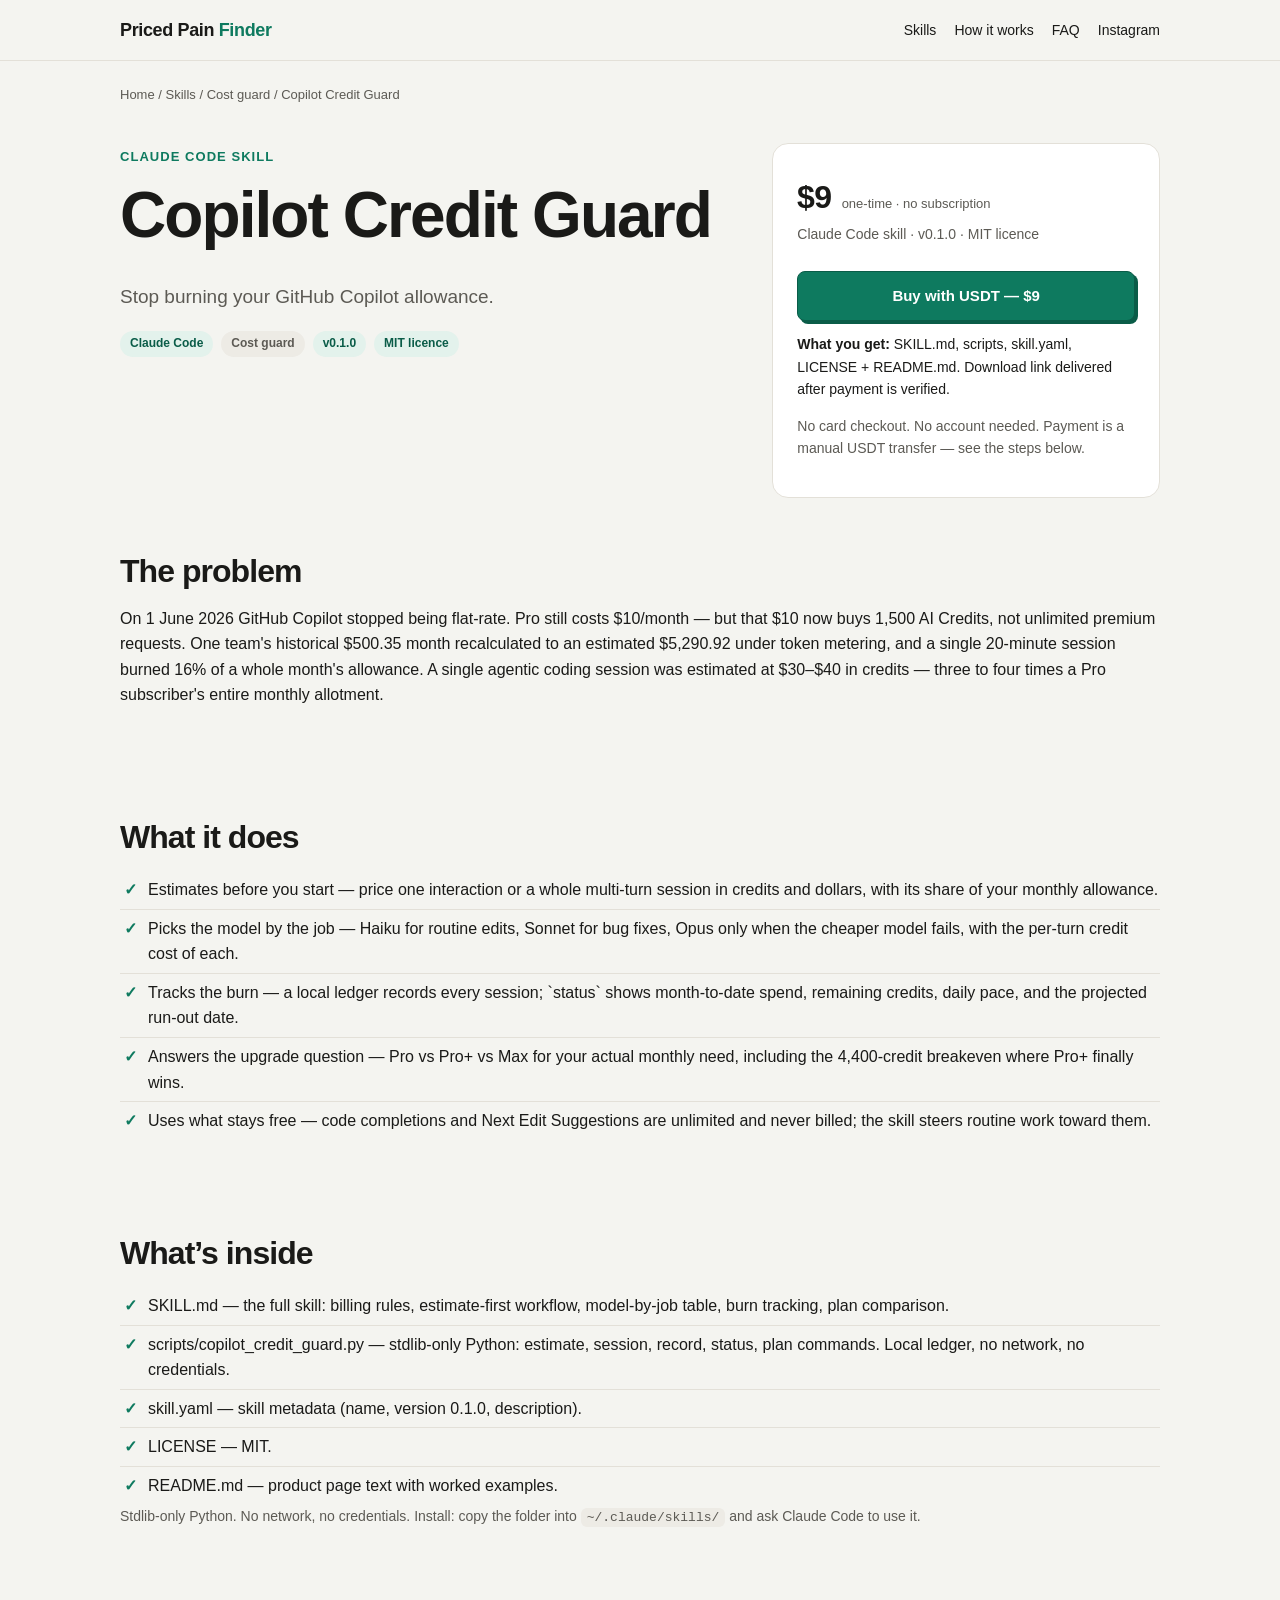
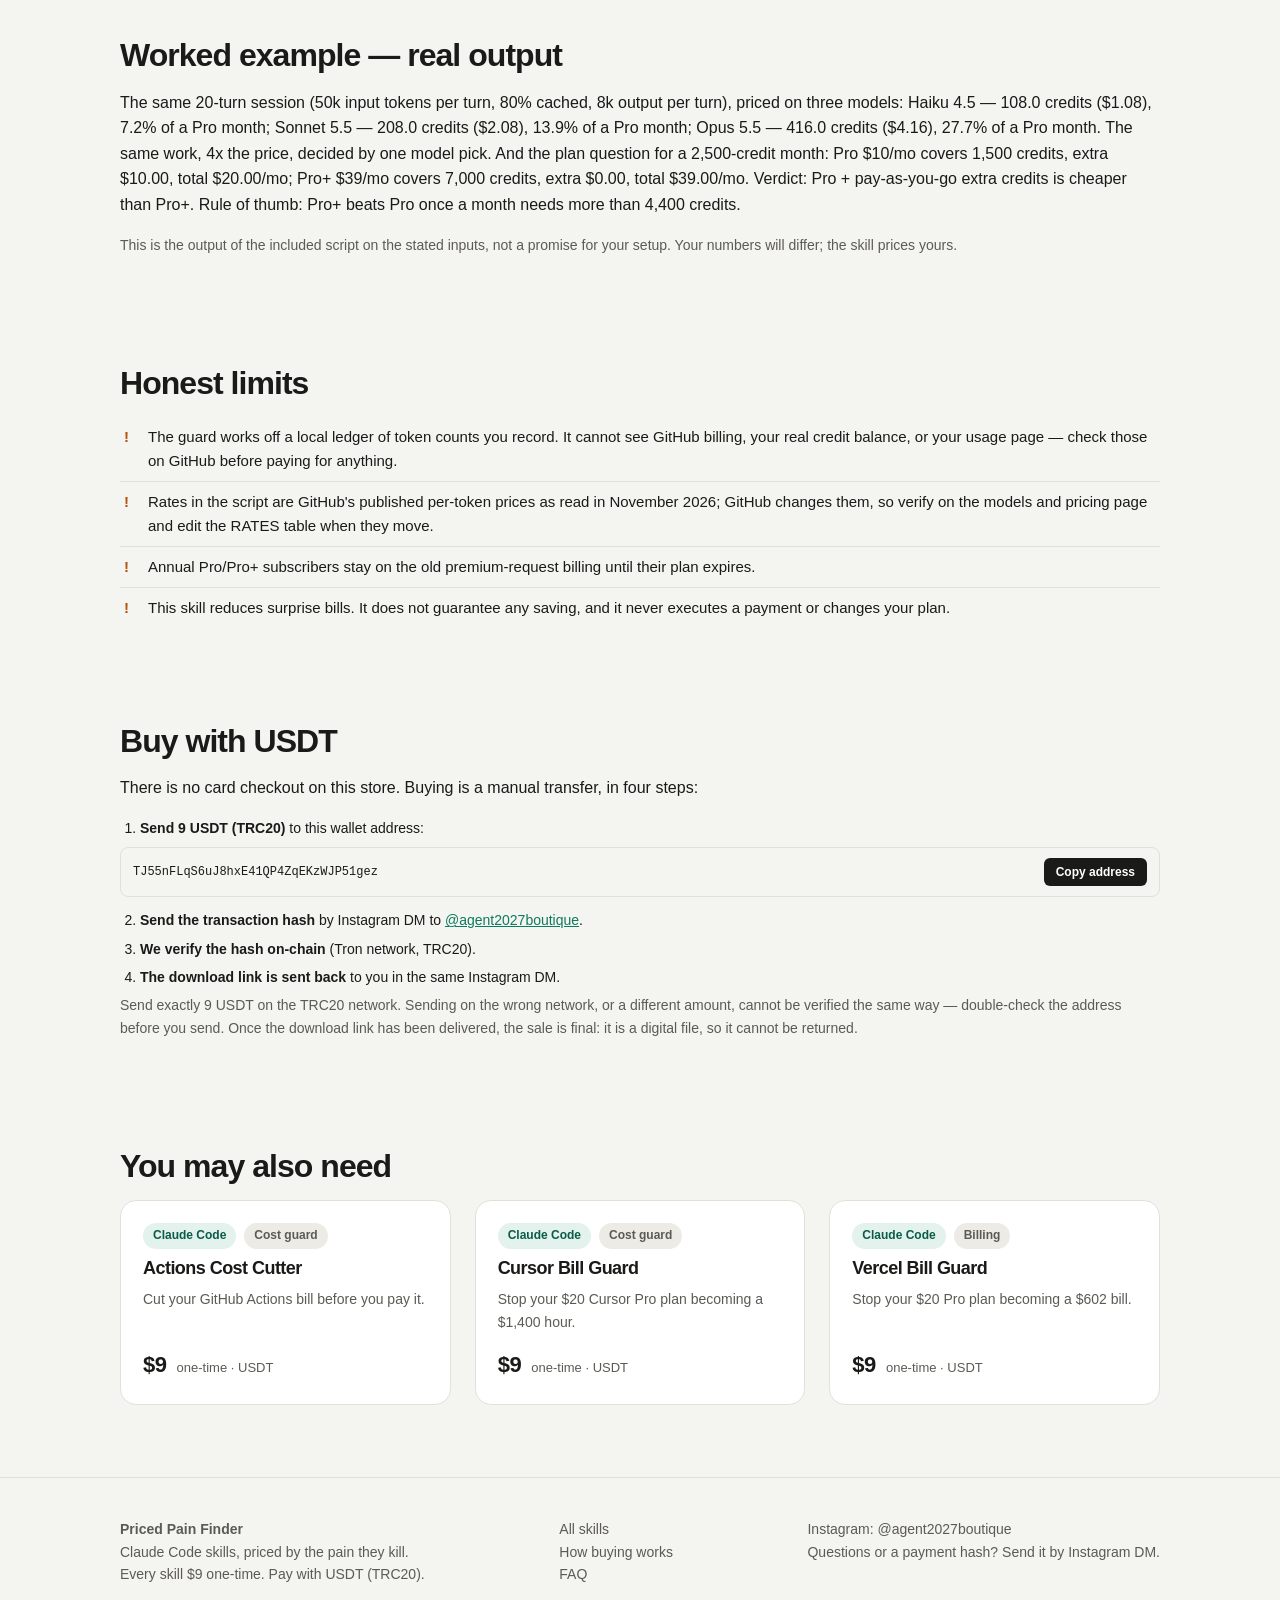
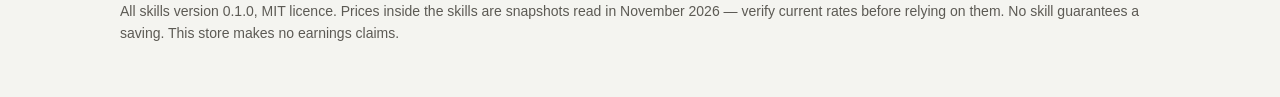
<file: product/copilot-credit-guard/index.html>
<!DOCTYPE html>
<html lang="en">
<head>
<meta charset="utf-8">
<meta name="viewport" content="width=device-width, initial-scale=1">
<title>Copilot Credit Guard — Claude Code skill · $9 one-time · Priced Pain Finder</title>
<meta name="description" content="Stop burning your GitHub Copilot allowance. On 1 June 2026 GitHub Copilot stopped being flat-rate. Pro still costs $10/month — but that $10 now buys 1,500 AI… $9 one-time, pay with USDT (TRC20).">
<link rel="canonical" href="https://priced-pain-finder.pages.dev/product/copilot-credit-guard/">
<meta property="og:type" content="product">
<meta property="og:site_name" content="Priced Pain Finder">
<meta property="og:title" content="Copilot Credit Guard — $9 one-time">
<meta property="og:description" content="Stop burning your GitHub Copilot allowance.">
<meta property="og:url" content="https://priced-pain-finder.pages.dev/product/copilot-credit-guard/">
<meta name="twitter:card" content="summary">
<meta name="twitter:title" content="Copilot Credit Guard — $9 one-time">
<meta name="twitter:description" content="Stop burning your GitHub Copilot allowance.">
<script type="application/ld+json">
{
  "@context": "https://schema.org",
  "@type": "Product",
  "name": "Copilot Credit Guard",
  "description": "Stop burning your GitHub Copilot allowance.",
  "brand": {
    "@type": "Brand",
    "name": "Priced Pain Finder"
  },
  "category": "Cost guard",
  "url": "https://priced-pain-finder.pages.dev/product/copilot-credit-guard/",
  "version": "0.1.0",
  "license": "https://opensource.org/licenses/MIT",
  "offers": {
    "@type": "Offer",
    "priceCurrency": "USD",
    "price": 9,
    "availability": "https://schema.org/InStock",
    "url": "https://priced-pain-finder.pages.dev/product/copilot-credit-guard/",
    "itemCondition": "https://schema.org/NewCondition"
  }
}
</script>
<link rel="stylesheet" href="/assets/style.css">
</head>
<body>
<header class="nav"><div class="wrap nav-inner"><a class="wordmark" href="/">Priced Pain <span>Finder</span></a><nav class="nav-links" aria-label="Main"><a href="/#skills">Skills</a><a class="hide-sm" href="/#how-it-works">How it works</a><a class="hide-sm" href="/#faq">FAQ</a><a href="https://www.instagram.com/agent2027boutique" rel="noopener">Instagram</a></nav></div></header>
<main class="wrap">
<p class="breadcrumb"><a href="/">Home</a> / <a href="/#skills">Skills</a> / Cost guard / Copilot Credit Guard</p>
<div class="product-head">
<div>
<span class="eyebrow">Claude Code skill</span>
<h1>Copilot Credit Guard</h1>
<p class="lede" style="font-size:19px;color:var(--muted)">Stop burning your GitHub Copilot allowance.</p>
<div class="card-meta"><span class="tag">Claude Code</span><span class="tag tag-cat">Cost guard</span><span class="tag">v0.1.0</span><span class="tag">MIT licence</span></div>
</div>
<aside class="buy-box" aria-label="Buy this skill"><div class="price-row"><span class="price">$9</span><span class="price-note">one-time · no subscription</span></div><p class="small muted">Claude Code skill · v0.1.0 · MIT licence</p><a class="btn" href="#buy">Buy with USDT — $9</a><p class="small"><strong>What you get:</strong> SKILL.md, scripts, skill.yaml, LICENSE + README.md. Download link delivered after payment is verified.</p><p class="small muted">No card checkout. No account needed. Payment is a manual USDT transfer — see the steps below.</p></aside>
</div>

<section class="reveal"><h2>The problem</h2><p>On 1 June 2026 GitHub Copilot stopped being flat-rate. Pro still costs $10/month — but that $10 now buys 1,500 AI Credits, not unlimited premium requests. One team&#x27;s historical $500.35 month recalculated to an estimated $5,290.92 under token metering, and a single 20-minute session burned 16% of a whole month&#x27;s allowance. A single agentic coding session was estimated at $30–$40 in credits — three to four times a Pro subscriber&#x27;s entire monthly allotment.</p></section>

<section class="reveal"><h2>What it does</h2><ul class="checklist"><li>Estimates before you start — price one interaction or a whole multi-turn session in credits and dollars, with its share of your monthly allowance.</li><li>Picks the model by the job — Haiku for routine edits, Sonnet for bug fixes, Opus only when the cheaper model fails, with the per-turn credit cost of each.</li><li>Tracks the burn — a local ledger records every session; `status` shows month-to-date spend, remaining credits, daily pace, and the projected run-out date.</li><li>Answers the upgrade question — Pro vs Pro+ vs Max for your actual monthly need, including the 4,400-credit breakeven where Pro+ finally wins.</li><li>Uses what stays free — code completions and Next Edit Suggestions are unlimited and never billed; the skill steers routine work toward them.</li></ul></section>

<section class="reveal"><h2>What&rsquo;s inside</h2><ul class="checklist"><li>SKILL.md — the full skill: billing rules, estimate-first workflow, model-by-job table, burn tracking, plan comparison.</li><li>scripts/copilot_credit_guard.py — stdlib-only Python: estimate, session, record, status, plan commands. Local ledger, no network, no credentials.</li><li>skill.yaml — skill metadata (name, version 0.1.0, description).</li><li>LICENSE — MIT.</li><li>README.md — product page text with worked examples.</li></ul>
<p class="small muted">Stdlib-only Python. No network, no credentials. Install: copy the folder into <code class="inline">~/.claude/skills/</code> and ask Claude Code to use it.</p></section>

<section class="reveal"><h2>Worked example &mdash; real output</h2><p class="example">The same 20-turn session (50k input tokens per turn, 80% cached, 8k output per turn), priced on three models: Haiku 4.5 — 108.0 credits ($1.08), 7.2% of a Pro month; Sonnet 5.5 — 208.0 credits ($2.08), 13.9% of a Pro month; Opus 5.5 — 416.0 credits ($4.16), 27.7% of a Pro month. The same work, 4x the price, decided by one model pick. And the plan question for a 2,500-credit month: Pro $10/mo covers 1,500 credits, extra $10.00, total $20.00/mo; Pro+ $39/mo covers 7,000 credits, extra $0.00, total $39.00/mo. Verdict: Pro + pay-as-you-go extra credits is cheaper than Pro+. Rule of thumb: Pro+ beats Pro once a month needs more than 4,400 credits.</p>
<p class="small muted">This is the output of the included script on the stated inputs, not a promise for your setup. Your numbers will differ; the skill prices yours.</p></section>

<section class="reveal"><h2>Honest limits</h2><ul class="limits"><li>The guard works off a local ledger of token counts you record. It cannot see GitHub billing, your real credit balance, or your usage page — check those on GitHub before paying for anything.</li><li>Rates in the script are GitHub&#x27;s published per-token prices as read in November 2026; GitHub changes them, so verify on the models and pricing page and edit the RATES table when they move.</li><li>Annual Pro/Pro+ subscribers stay on the old premium-request billing until their plan expires.</li><li>This skill reduces surprise bills. It does not guarantee any saving, and it never executes a payment or changes your plan.</li></ul></section>

<section id="buy" class="reveal"><h2>Buy with USDT</h2><p>There is no card checkout on this store. Buying is a manual transfer, in four steps:</p><ol class="buy-steps"><li><strong>Send 9 USDT (TRC20)</strong> to this wallet address:</li></ol><div class="wallet"><code>TJ55nFLqS6uJ8hxE41QP4ZqEKzWJP51gez</code><button type="button" data-copy="TJ55nFLqS6uJ8hxE41QP4ZqEKzWJP51gez">Copy address</button></div><ol class="buy-steps" start="2"><li><strong>Send the transaction hash</strong> by Instagram DM to <a href="https://www.instagram.com/agent2027boutique" rel="noopener">@agent2027boutique</a>.</li><li><strong>We verify the hash on-chain</strong> (Tron network, TRC20).</li><li><strong>The download link is sent back</strong> to you in the same Instagram DM.</li></ol><p class="small muted">Send exactly 9 USDT on the TRC20 network. Sending on the wrong network, or a different amount, cannot be verified the same way — double-check the address before you send. Once the download link has been delivered, the sale is final: it is a digital file, so it cannot be returned.</p></section>

<section class="reveal"><h2>You may also need</h2><div class="grid related"><article class="card"><div class="card-meta"><span class="tag">Claude Code</span><span class="tag tag-cat">Cost guard</span></div><h3><a href="/product/actions-cost-cutter/">Actions Cost Cutter</a></h3><p class="problem">Cut your GitHub Actions bill before you pay it.</p><div class="price-row"><span class="price">$9</span><span class="price-note">one-time · USDT</span></div></article><article class="card"><div class="card-meta"><span class="tag">Claude Code</span><span class="tag tag-cat">Cost guard</span></div><h3><a href="/product/cursor-bill-guard/">Cursor Bill Guard</a></h3><p class="problem">Stop your $20 Cursor Pro plan becoming a $1,400 hour.</p><div class="price-row"><span class="price">$9</span><span class="price-note">one-time · USDT</span></div></article><article class="card"><div class="card-meta"><span class="tag">Claude Code</span><span class="tag tag-cat">Billing</span></div><h3><a href="/product/vercel-bill-guard/">Vercel Bill Guard</a></h3><p class="problem">Stop your $20 Pro plan becoming a $602 bill.</p><div class="price-row"><span class="price">$9</span><span class="price-note">one-time · USDT</span></div></article></div></section>
</main>
<footer><div class="wrap foot-grid"><div><p><strong>Priced Pain Finder</strong><br>Claude Code skills, priced by the pain they kill.<br>Every skill $9 one-time. Pay with USDT (TRC20).</p></div><div><p><a href="/#skills">All skills</a><br><a href="/#how-it-works">How buying works</a><br><a href="/#faq">FAQ</a></p></div><div><p><a href="https://www.instagram.com/agent2027boutique" rel="noopener">Instagram: @agent2027boutique</a><br><span class="small">Questions or a payment hash? Send it by Instagram DM.</span></p></div></div><div class="wrap"><p class="small">All skills version 0.1.0, MIT licence. Prices inside the skills are snapshots read in November 2026 — verify current rates before relying on them. No skill guarantees a saving. This store makes no earnings claims.</p></div></footer>
<script src="/assets/app.js" defer></script>
</body>
</html>
</file>
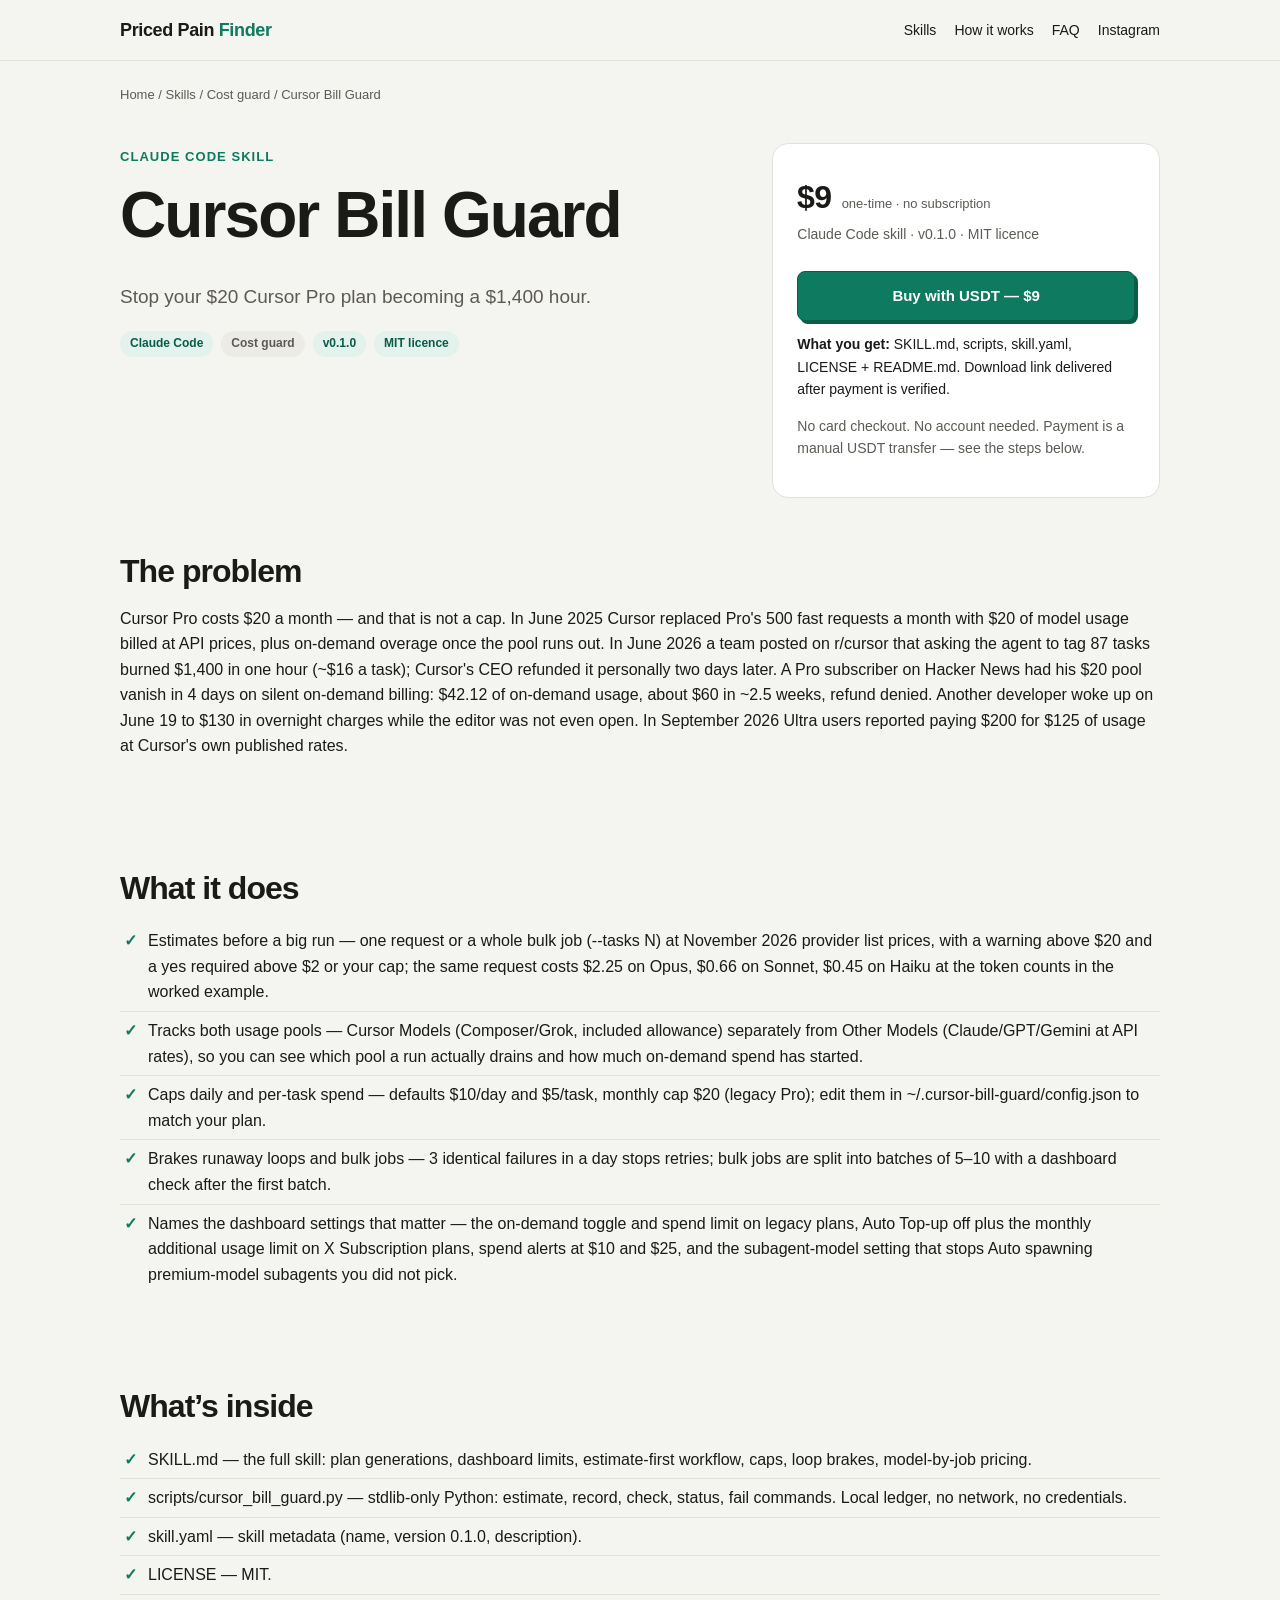
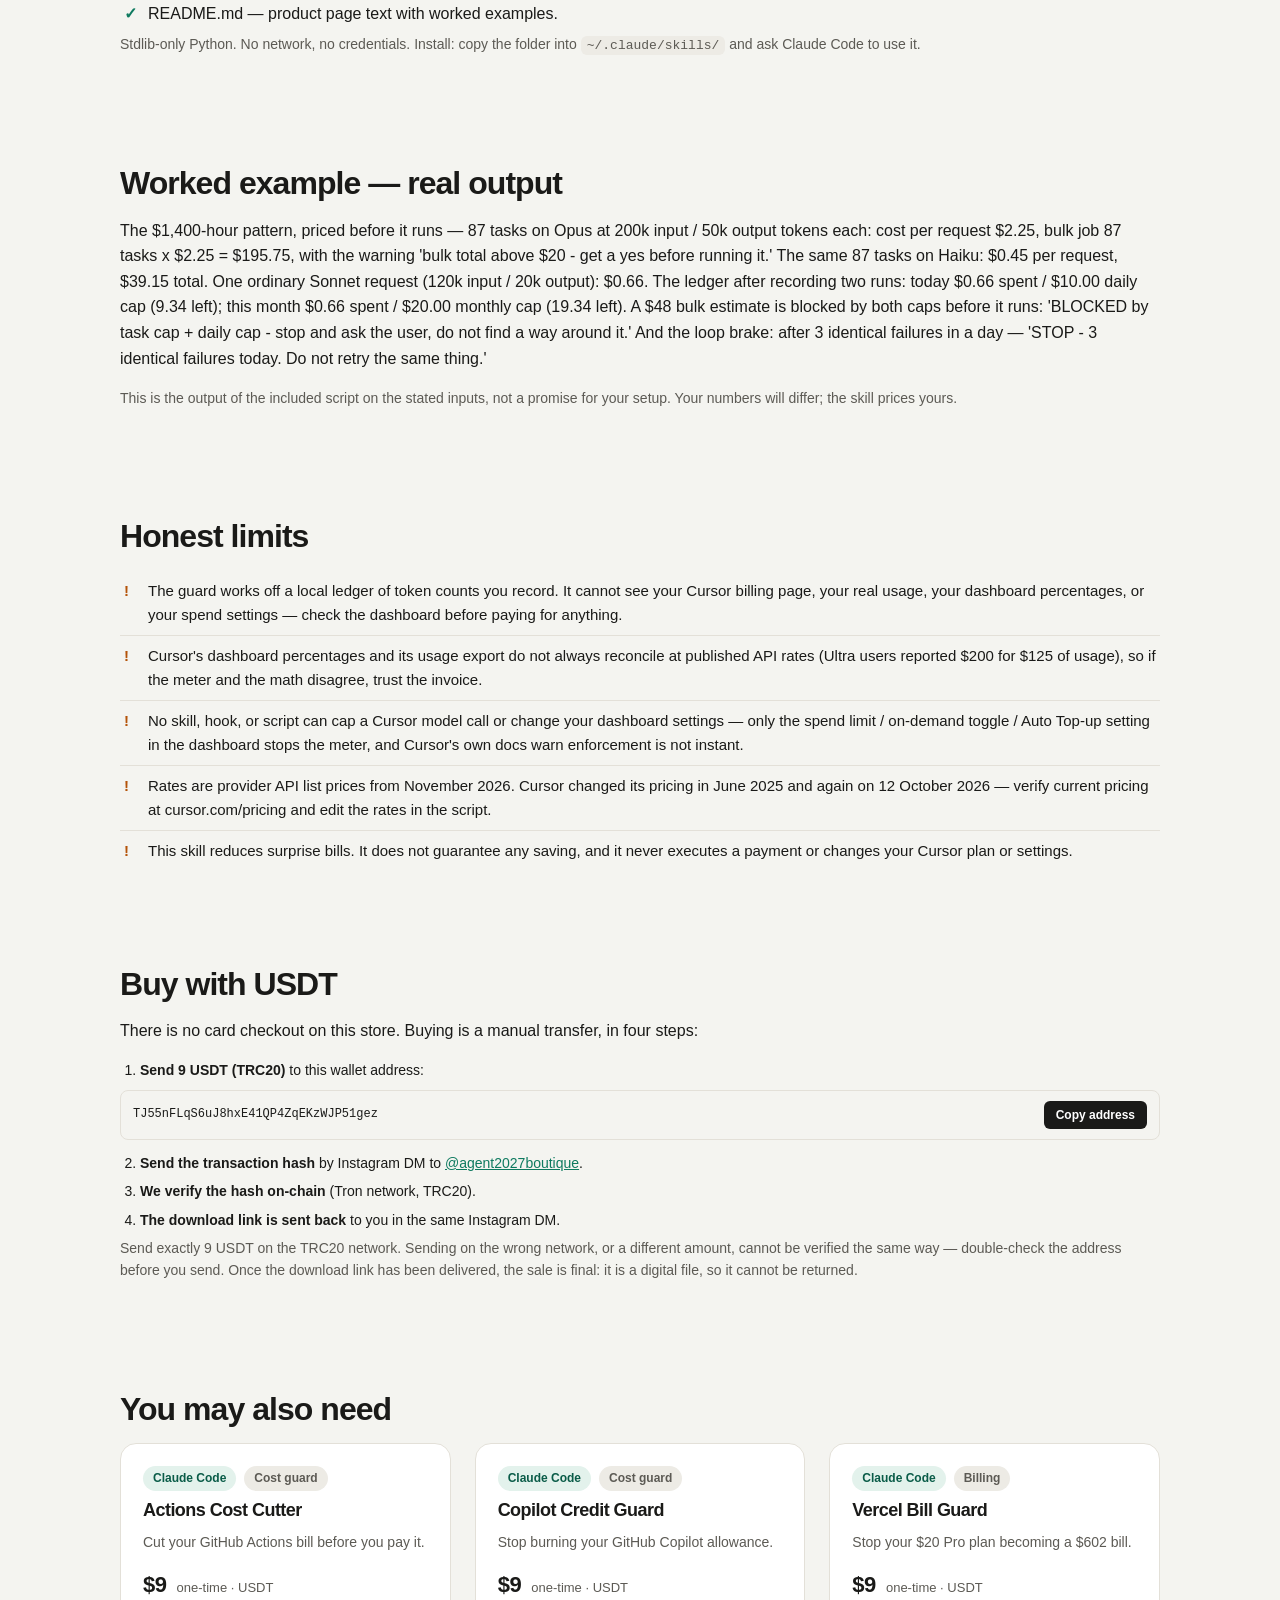
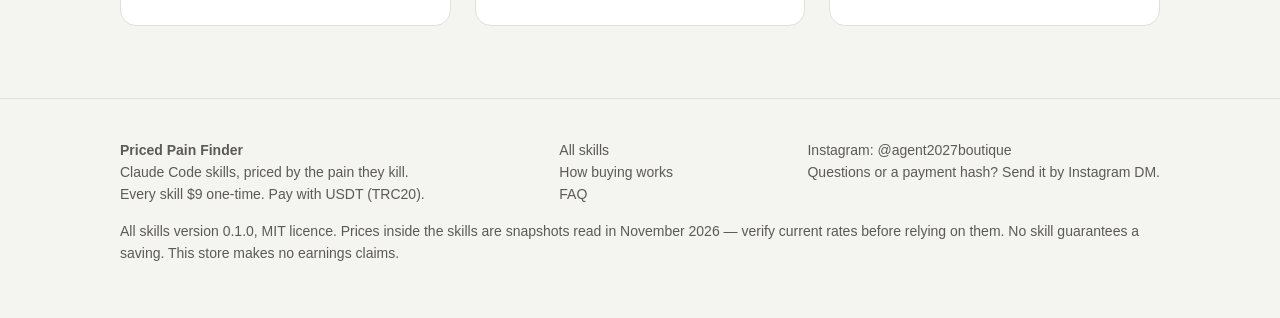
<file: product/cursor-bill-guard/index.html>
<!DOCTYPE html>
<html lang="en">
<head>
<meta charset="utf-8">
<meta name="viewport" content="width=device-width, initial-scale=1">
<title>Cursor Bill Guard — Claude Code skill · $9 one-time · Priced Pain Finder</title>
<meta name="description" content="Stop your $20 Cursor Pro plan becoming a $1,400 hour. Cursor Pro costs $20 a month — and that is not a cap. In June 2025 Cursor replaced Pro&#x27;s 500 fast requests a month with… $9 one-time, pay with USDT (TRC20).">
<link rel="canonical" href="https://priced-pain-finder.pages.dev/product/cursor-bill-guard/">
<meta property="og:type" content="product">
<meta property="og:site_name" content="Priced Pain Finder">
<meta property="og:title" content="Cursor Bill Guard — $9 one-time">
<meta property="og:description" content="Stop your $20 Cursor Pro plan becoming a $1,400 hour.">
<meta property="og:url" content="https://priced-pain-finder.pages.dev/product/cursor-bill-guard/">
<meta name="twitter:card" content="summary">
<meta name="twitter:title" content="Cursor Bill Guard — $9 one-time">
<meta name="twitter:description" content="Stop your $20 Cursor Pro plan becoming a $1,400 hour.">
<script type="application/ld+json">
{
  "@context": "https://schema.org",
  "@type": "Product",
  "name": "Cursor Bill Guard",
  "description": "Stop your $20 Cursor Pro plan becoming a $1,400 hour.",
  "brand": {
    "@type": "Brand",
    "name": "Priced Pain Finder"
  },
  "category": "Cost guard",
  "url": "https://priced-pain-finder.pages.dev/product/cursor-bill-guard/",
  "version": "0.1.0",
  "license": "https://opensource.org/licenses/MIT",
  "offers": {
    "@type": "Offer",
    "priceCurrency": "USD",
    "price": 9,
    "availability": "https://schema.org/InStock",
    "url": "https://priced-pain-finder.pages.dev/product/cursor-bill-guard/",
    "itemCondition": "https://schema.org/NewCondition"
  }
}
</script>
<link rel="stylesheet" href="/assets/style.css">
</head>
<body>
<header class="nav"><div class="wrap nav-inner"><a class="wordmark" href="/">Priced Pain <span>Finder</span></a><nav class="nav-links" aria-label="Main"><a href="/#skills">Skills</a><a class="hide-sm" href="/#how-it-works">How it works</a><a class="hide-sm" href="/#faq">FAQ</a><a href="https://www.instagram.com/agent2027boutique" rel="noopener">Instagram</a></nav></div></header>
<main class="wrap">
<p class="breadcrumb"><a href="/">Home</a> / <a href="/#skills">Skills</a> / Cost guard / Cursor Bill Guard</p>
<div class="product-head">
<div>
<span class="eyebrow">Claude Code skill</span>
<h1>Cursor Bill Guard</h1>
<p class="lede" style="font-size:19px;color:var(--muted)">Stop your $20 Cursor Pro plan becoming a $1,400 hour.</p>
<div class="card-meta"><span class="tag">Claude Code</span><span class="tag tag-cat">Cost guard</span><span class="tag">v0.1.0</span><span class="tag">MIT licence</span></div>
</div>
<aside class="buy-box" aria-label="Buy this skill"><div class="price-row"><span class="price">$9</span><span class="price-note">one-time · no subscription</span></div><p class="small muted">Claude Code skill · v0.1.0 · MIT licence</p><a class="btn" href="#buy">Buy with USDT — $9</a><p class="small"><strong>What you get:</strong> SKILL.md, scripts, skill.yaml, LICENSE + README.md. Download link delivered after payment is verified.</p><p class="small muted">No card checkout. No account needed. Payment is a manual USDT transfer — see the steps below.</p></aside>
</div>

<section class="reveal"><h2>The problem</h2><p>Cursor Pro costs $20 a month — and that is not a cap. In June 2025 Cursor replaced Pro&#x27;s 500 fast requests a month with $20 of model usage billed at API prices, plus on-demand overage once the pool runs out. In June 2026 a team posted on r/cursor that asking the agent to tag 87 tasks burned $1,400 in one hour (~$16 a task); Cursor&#x27;s CEO refunded it personally two days later. A Pro subscriber on Hacker News had his $20 pool vanish in 4 days on silent on-demand billing: $42.12 of on-demand usage, about $60 in ~2.5 weeks, refund denied. Another developer woke up on June 19 to $130 in overnight charges while the editor was not even open. In September 2026 Ultra users reported paying $200 for $125 of usage at Cursor&#x27;s own published rates.</p></section>

<section class="reveal"><h2>What it does</h2><ul class="checklist"><li>Estimates before a big run — one request or a whole bulk job (--tasks N) at November 2026 provider list prices, with a warning above $20 and a yes required above $2 or your cap; the same request costs $2.25 on Opus, $0.66 on Sonnet, $0.45 on Haiku at the token counts in the worked example.</li><li>Tracks both usage pools — Cursor Models (Composer/Grok, included allowance) separately from Other Models (Claude/GPT/Gemini at API rates), so you can see which pool a run actually drains and how much on-demand spend has started.</li><li>Caps daily and per-task spend — defaults $10/day and $5/task, monthly cap $20 (legacy Pro); edit them in ~/.cursor-bill-guard/config.json to match your plan.</li><li>Brakes runaway loops and bulk jobs — 3 identical failures in a day stops retries; bulk jobs are split into batches of 5–10 with a dashboard check after the first batch.</li><li>Names the dashboard settings that matter — the on-demand toggle and spend limit on legacy plans, Auto Top-up off plus the monthly additional usage limit on X Subscription plans, spend alerts at $10 and $25, and the subagent-model setting that stops Auto spawning premium-model subagents you did not pick.</li></ul></section>

<section class="reveal"><h2>What&rsquo;s inside</h2><ul class="checklist"><li>SKILL.md — the full skill: plan generations, dashboard limits, estimate-first workflow, caps, loop brakes, model-by-job pricing.</li><li>scripts/cursor_bill_guard.py — stdlib-only Python: estimate, record, check, status, fail commands. Local ledger, no network, no credentials.</li><li>skill.yaml — skill metadata (name, version 0.1.0, description).</li><li>LICENSE — MIT.</li><li>README.md — product page text with worked examples.</li></ul>
<p class="small muted">Stdlib-only Python. No network, no credentials. Install: copy the folder into <code class="inline">~/.claude/skills/</code> and ask Claude Code to use it.</p></section>

<section class="reveal"><h2>Worked example &mdash; real output</h2><p class="example">The $1,400-hour pattern, priced before it runs — 87 tasks on Opus at 200k input / 50k output tokens each: cost per request $2.25, bulk job 87 tasks x $2.25 = $195.75, with the warning &#x27;bulk total above $20 - get a yes before running it.&#x27; The same 87 tasks on Haiku: $0.45 per request, $39.15 total. One ordinary Sonnet request (120k input / 20k output): $0.66. The ledger after recording two runs: today $0.66 spent / $10.00 daily cap (9.34 left); this month $0.66 spent / $20.00 monthly cap (19.34 left). A $48 bulk estimate is blocked by both caps before it runs: &#x27;BLOCKED by task cap + daily cap - stop and ask the user, do not find a way around it.&#x27; And the loop brake: after 3 identical failures in a day — &#x27;STOP - 3 identical failures today. Do not retry the same thing.&#x27;</p>
<p class="small muted">This is the output of the included script on the stated inputs, not a promise for your setup. Your numbers will differ; the skill prices yours.</p></section>

<section class="reveal"><h2>Honest limits</h2><ul class="limits"><li>The guard works off a local ledger of token counts you record. It cannot see your Cursor billing page, your real usage, your dashboard percentages, or your spend settings — check the dashboard before paying for anything.</li><li>Cursor&#x27;s dashboard percentages and its usage export do not always reconcile at published API rates (Ultra users reported $200 for $125 of usage), so if the meter and the math disagree, trust the invoice.</li><li>No skill, hook, or script can cap a Cursor model call or change your dashboard settings — only the spend limit / on-demand toggle / Auto Top-up setting in the dashboard stops the meter, and Cursor&#x27;s own docs warn enforcement is not instant.</li><li>Rates are provider API list prices from November 2026. Cursor changed its pricing in June 2025 and again on 12 October 2026 — verify current pricing at cursor.com/pricing and edit the rates in the script.</li><li>This skill reduces surprise bills. It does not guarantee any saving, and it never executes a payment or changes your Cursor plan or settings.</li></ul></section>

<section id="buy" class="reveal"><h2>Buy with USDT</h2><p>There is no card checkout on this store. Buying is a manual transfer, in four steps:</p><ol class="buy-steps"><li><strong>Send 9 USDT (TRC20)</strong> to this wallet address:</li></ol><div class="wallet"><code>TJ55nFLqS6uJ8hxE41QP4ZqEKzWJP51gez</code><button type="button" data-copy="TJ55nFLqS6uJ8hxE41QP4ZqEKzWJP51gez">Copy address</button></div><ol class="buy-steps" start="2"><li><strong>Send the transaction hash</strong> by Instagram DM to <a href="https://www.instagram.com/agent2027boutique" rel="noopener">@agent2027boutique</a>.</li><li><strong>We verify the hash on-chain</strong> (Tron network, TRC20).</li><li><strong>The download link is sent back</strong> to you in the same Instagram DM.</li></ol><p class="small muted">Send exactly 9 USDT on the TRC20 network. Sending on the wrong network, or a different amount, cannot be verified the same way — double-check the address before you send. Once the download link has been delivered, the sale is final: it is a digital file, so it cannot be returned.</p></section>

<section class="reveal"><h2>You may also need</h2><div class="grid related"><article class="card"><div class="card-meta"><span class="tag">Claude Code</span><span class="tag tag-cat">Cost guard</span></div><h3><a href="/product/actions-cost-cutter/">Actions Cost Cutter</a></h3><p class="problem">Cut your GitHub Actions bill before you pay it.</p><div class="price-row"><span class="price">$9</span><span class="price-note">one-time · USDT</span></div></article><article class="card"><div class="card-meta"><span class="tag">Claude Code</span><span class="tag tag-cat">Cost guard</span></div><h3><a href="/product/copilot-credit-guard/">Copilot Credit Guard</a></h3><p class="problem">Stop burning your GitHub Copilot allowance.</p><div class="price-row"><span class="price">$9</span><span class="price-note">one-time · USDT</span></div></article><article class="card"><div class="card-meta"><span class="tag">Claude Code</span><span class="tag tag-cat">Billing</span></div><h3><a href="/product/vercel-bill-guard/">Vercel Bill Guard</a></h3><p class="problem">Stop your $20 Pro plan becoming a $602 bill.</p><div class="price-row"><span class="price">$9</span><span class="price-note">one-time · USDT</span></div></article></div></section>
</main>
<footer><div class="wrap foot-grid"><div><p><strong>Priced Pain Finder</strong><br>Claude Code skills, priced by the pain they kill.<br>Every skill $9 one-time. Pay with USDT (TRC20).</p></div><div><p><a href="/#skills">All skills</a><br><a href="/#how-it-works">How buying works</a><br><a href="/#faq">FAQ</a></p></div><div><p><a href="https://www.instagram.com/agent2027boutique" rel="noopener">Instagram: @agent2027boutique</a><br><span class="small">Questions or a payment hash? Send it by Instagram DM.</span></p></div></div><div class="wrap"><p class="small">All skills version 0.1.0, MIT licence. Prices inside the skills are snapshots read in November 2026 — verify current rates before relying on them. No skill guarantees a saving. This store makes no earnings claims.</p></div></footer>
<script src="/assets/app.js" defer></script>
</body>
</html>
</file>
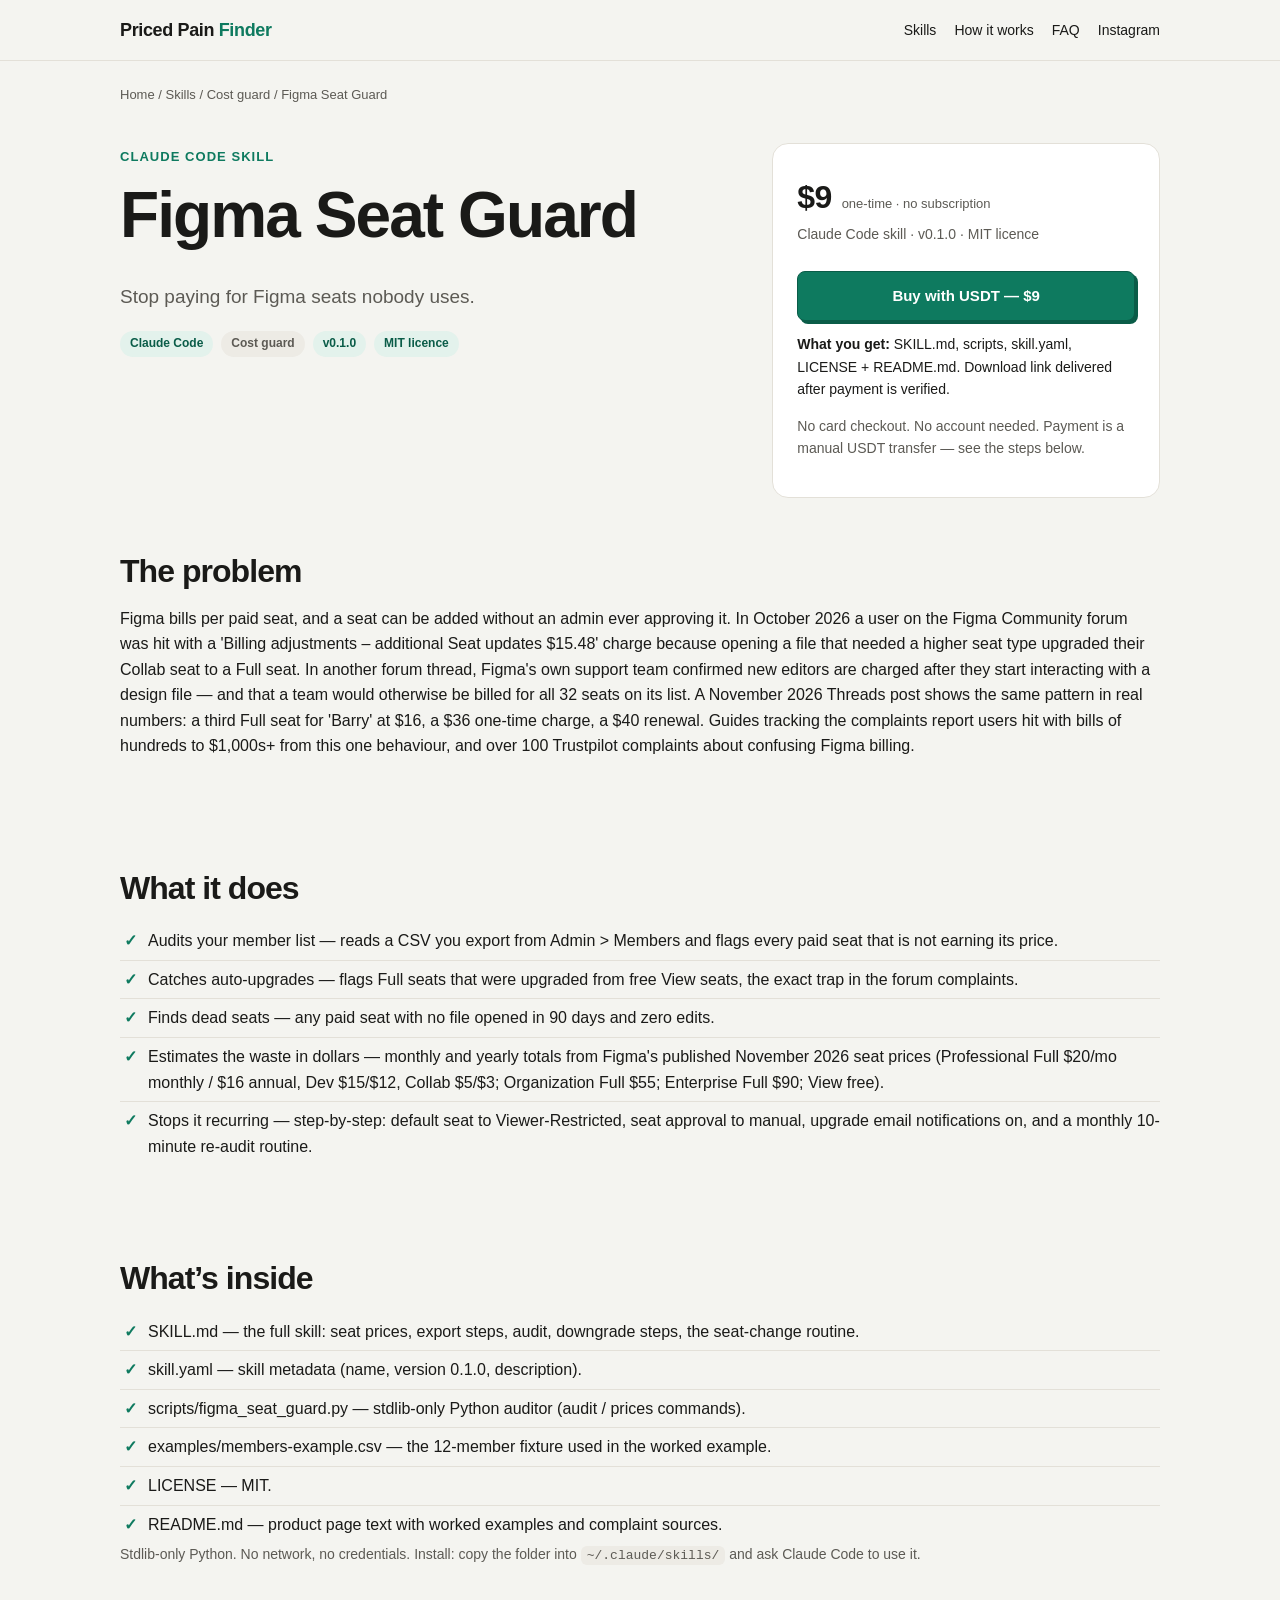
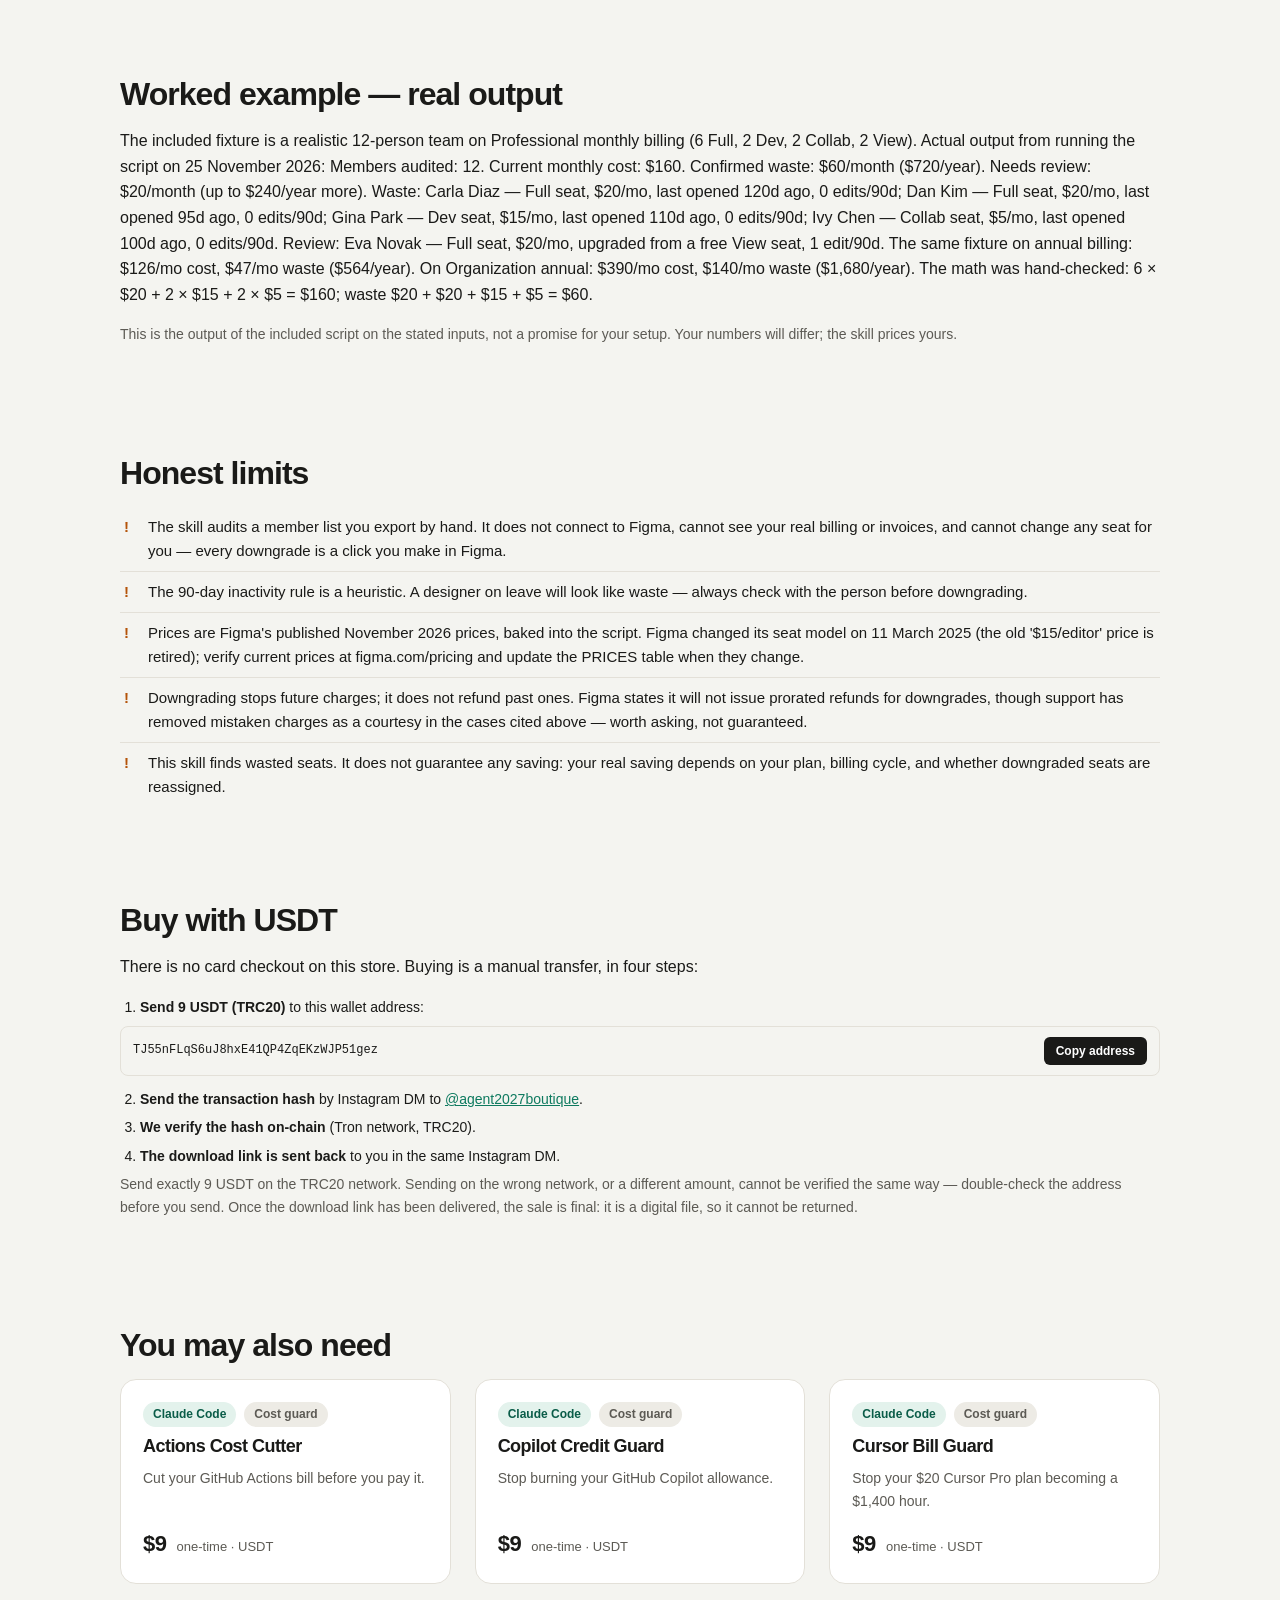
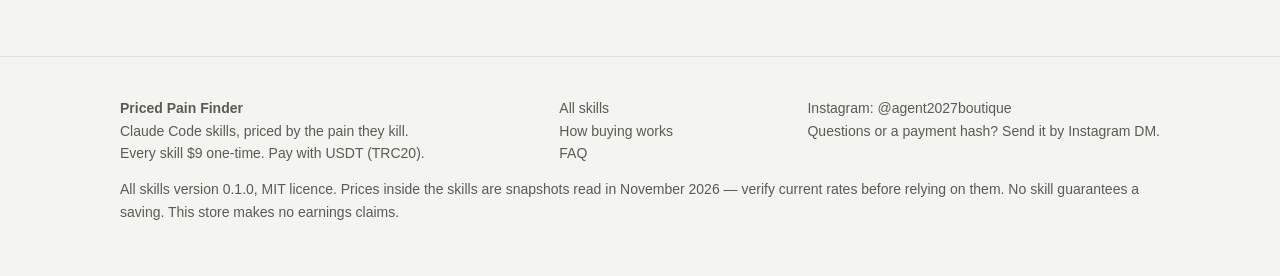
<file: product/figma-seat-guard/index.html>
<!DOCTYPE html>
<html lang="en">
<head>
<meta charset="utf-8">
<meta name="viewport" content="width=device-width, initial-scale=1">
<title>Figma Seat Guard — Claude Code skill · $9 one-time · Priced Pain Finder</title>
<meta name="description" content="Stop paying for Figma seats nobody uses. Figma bills per paid seat, and a seat can be added without an admin ever approving it. In October 2026 a user on the… $9 one-time, pay with USDT (TRC20).">
<link rel="canonical" href="https://priced-pain-finder.pages.dev/product/figma-seat-guard/">
<meta property="og:type" content="product">
<meta property="og:site_name" content="Priced Pain Finder">
<meta property="og:title" content="Figma Seat Guard — $9 one-time">
<meta property="og:description" content="Stop paying for Figma seats nobody uses.">
<meta property="og:url" content="https://priced-pain-finder.pages.dev/product/figma-seat-guard/">
<meta name="twitter:card" content="summary">
<meta name="twitter:title" content="Figma Seat Guard — $9 one-time">
<meta name="twitter:description" content="Stop paying for Figma seats nobody uses.">
<script type="application/ld+json">
{
  "@context": "https://schema.org",
  "@type": "Product",
  "name": "Figma Seat Guard",
  "description": "Stop paying for Figma seats nobody uses.",
  "brand": {
    "@type": "Brand",
    "name": "Priced Pain Finder"
  },
  "category": "Cost guard",
  "url": "https://priced-pain-finder.pages.dev/product/figma-seat-guard/",
  "version": "0.1.0",
  "license": "https://opensource.org/licenses/MIT",
  "offers": {
    "@type": "Offer",
    "priceCurrency": "USD",
    "price": 9,
    "availability": "https://schema.org/InStock",
    "url": "https://priced-pain-finder.pages.dev/product/figma-seat-guard/",
    "itemCondition": "https://schema.org/NewCondition"
  }
}
</script>
<link rel="stylesheet" href="/assets/style.css">
</head>
<body>
<header class="nav"><div class="wrap nav-inner"><a class="wordmark" href="/">Priced Pain <span>Finder</span></a><nav class="nav-links" aria-label="Main"><a href="/#skills">Skills</a><a class="hide-sm" href="/#how-it-works">How it works</a><a class="hide-sm" href="/#faq">FAQ</a><a href="https://www.instagram.com/agent2027boutique" rel="noopener">Instagram</a></nav></div></header>
<main class="wrap">
<p class="breadcrumb"><a href="/">Home</a> / <a href="/#skills">Skills</a> / Cost guard / Figma Seat Guard</p>
<div class="product-head">
<div>
<span class="eyebrow">Claude Code skill</span>
<h1>Figma Seat Guard</h1>
<p class="lede" style="font-size:19px;color:var(--muted)">Stop paying for Figma seats nobody uses.</p>
<div class="card-meta"><span class="tag">Claude Code</span><span class="tag tag-cat">Cost guard</span><span class="tag">v0.1.0</span><span class="tag">MIT licence</span></div>
</div>
<aside class="buy-box" aria-label="Buy this skill"><div class="price-row"><span class="price">$9</span><span class="price-note">one-time · no subscription</span></div><p class="small muted">Claude Code skill · v0.1.0 · MIT licence</p><a class="btn" href="#buy">Buy with USDT — $9</a><p class="small"><strong>What you get:</strong> SKILL.md, scripts, skill.yaml, LICENSE + README.md. Download link delivered after payment is verified.</p><p class="small muted">No card checkout. No account needed. Payment is a manual USDT transfer — see the steps below.</p></aside>
</div>

<section class="reveal"><h2>The problem</h2><p>Figma bills per paid seat, and a seat can be added without an admin ever approving it. In October 2026 a user on the Figma Community forum was hit with a &#x27;Billing adjustments – additional Seat updates $15.48&#x27; charge because opening a file that needed a higher seat type upgraded their Collab seat to a Full seat. In another forum thread, Figma&#x27;s own support team confirmed new editors are charged after they start interacting with a design file — and that a team would otherwise be billed for all 32 seats on its list. A November 2026 Threads post shows the same pattern in real numbers: a third Full seat for &#x27;Barry&#x27; at $16, a $36 one-time charge, a $40 renewal. Guides tracking the complaints report users hit with bills of hundreds to $1,000s+ from this one behaviour, and over 100 Trustpilot complaints about confusing Figma billing.</p></section>

<section class="reveal"><h2>What it does</h2><ul class="checklist"><li>Audits your member list — reads a CSV you export from Admin &gt; Members and flags every paid seat that is not earning its price.</li><li>Catches auto-upgrades — flags Full seats that were upgraded from free View seats, the exact trap in the forum complaints.</li><li>Finds dead seats — any paid seat with no file opened in 90 days and zero edits.</li><li>Estimates the waste in dollars — monthly and yearly totals from Figma&#x27;s published November 2026 seat prices (Professional Full $20/mo monthly / $16 annual, Dev $15/$12, Collab $5/$3; Organization Full $55; Enterprise Full $90; View free).</li><li>Stops it recurring — step-by-step: default seat to Viewer-Restricted, seat approval to manual, upgrade email notifications on, and a monthly 10-minute re-audit routine.</li></ul></section>

<section class="reveal"><h2>What&rsquo;s inside</h2><ul class="checklist"><li>SKILL.md — the full skill: seat prices, export steps, audit, downgrade steps, the seat-change routine.</li><li>skill.yaml — skill metadata (name, version 0.1.0, description).</li><li>scripts/figma_seat_guard.py — stdlib-only Python auditor (audit / prices commands).</li><li>examples/members-example.csv — the 12-member fixture used in the worked example.</li><li>LICENSE — MIT.</li><li>README.md — product page text with worked examples and complaint sources.</li></ul>
<p class="small muted">Stdlib-only Python. No network, no credentials. Install: copy the folder into <code class="inline">~/.claude/skills/</code> and ask Claude Code to use it.</p></section>

<section class="reveal"><h2>Worked example &mdash; real output</h2><p class="example">The included fixture is a realistic 12-person team on Professional monthly billing (6 Full, 2 Dev, 2 Collab, 2 View). Actual output from running the script on 25 November 2026: Members audited: 12. Current monthly cost: $160. Confirmed waste: $60/month ($720/year). Needs review: $20/month (up to $240/year more). Waste: Carla Diaz — Full seat, $20/mo, last opened 120d ago, 0 edits/90d; Dan Kim — Full seat, $20/mo, last opened 95d ago, 0 edits/90d; Gina Park — Dev seat, $15/mo, last opened 110d ago, 0 edits/90d; Ivy Chen — Collab seat, $5/mo, last opened 100d ago, 0 edits/90d. Review: Eva Novak — Full seat, $20/mo, upgraded from a free View seat, 1 edit/90d. The same fixture on annual billing: $126/mo cost, $47/mo waste ($564/year). On Organization annual: $390/mo cost, $140/mo waste ($1,680/year). The math was hand-checked: 6 × $20 + 2 × $15 + 2 × $5 = $160; waste $20 + $20 + $15 + $5 = $60.</p>
<p class="small muted">This is the output of the included script on the stated inputs, not a promise for your setup. Your numbers will differ; the skill prices yours.</p></section>

<section class="reveal"><h2>Honest limits</h2><ul class="limits"><li>The skill audits a member list you export by hand. It does not connect to Figma, cannot see your real billing or invoices, and cannot change any seat for you — every downgrade is a click you make in Figma.</li><li>The 90-day inactivity rule is a heuristic. A designer on leave will look like waste — always check with the person before downgrading.</li><li>Prices are Figma&#x27;s published November 2026 prices, baked into the script. Figma changed its seat model on 11 March 2025 (the old &#x27;$15/editor&#x27; price is retired); verify current prices at figma.com/pricing and update the PRICES table when they change.</li><li>Downgrading stops future charges; it does not refund past ones. Figma states it will not issue prorated refunds for downgrades, though support has removed mistaken charges as a courtesy in the cases cited above — worth asking, not guaranteed.</li><li>This skill finds wasted seats. It does not guarantee any saving: your real saving depends on your plan, billing cycle, and whether downgraded seats are reassigned.</li></ul></section>

<section id="buy" class="reveal"><h2>Buy with USDT</h2><p>There is no card checkout on this store. Buying is a manual transfer, in four steps:</p><ol class="buy-steps"><li><strong>Send 9 USDT (TRC20)</strong> to this wallet address:</li></ol><div class="wallet"><code>TJ55nFLqS6uJ8hxE41QP4ZqEKzWJP51gez</code><button type="button" data-copy="TJ55nFLqS6uJ8hxE41QP4ZqEKzWJP51gez">Copy address</button></div><ol class="buy-steps" start="2"><li><strong>Send the transaction hash</strong> by Instagram DM to <a href="https://www.instagram.com/agent2027boutique" rel="noopener">@agent2027boutique</a>.</li><li><strong>We verify the hash on-chain</strong> (Tron network, TRC20).</li><li><strong>The download link is sent back</strong> to you in the same Instagram DM.</li></ol><p class="small muted">Send exactly 9 USDT on the TRC20 network. Sending on the wrong network, or a different amount, cannot be verified the same way — double-check the address before you send. Once the download link has been delivered, the sale is final: it is a digital file, so it cannot be returned.</p></section>

<section class="reveal"><h2>You may also need</h2><div class="grid related"><article class="card"><div class="card-meta"><span class="tag">Claude Code</span><span class="tag tag-cat">Cost guard</span></div><h3><a href="/product/actions-cost-cutter/">Actions Cost Cutter</a></h3><p class="problem">Cut your GitHub Actions bill before you pay it.</p><div class="price-row"><span class="price">$9</span><span class="price-note">one-time · USDT</span></div></article><article class="card"><div class="card-meta"><span class="tag">Claude Code</span><span class="tag tag-cat">Cost guard</span></div><h3><a href="/product/copilot-credit-guard/">Copilot Credit Guard</a></h3><p class="problem">Stop burning your GitHub Copilot allowance.</p><div class="price-row"><span class="price">$9</span><span class="price-note">one-time · USDT</span></div></article><article class="card"><div class="card-meta"><span class="tag">Claude Code</span><span class="tag tag-cat">Cost guard</span></div><h3><a href="/product/cursor-bill-guard/">Cursor Bill Guard</a></h3><p class="problem">Stop your $20 Cursor Pro plan becoming a $1,400 hour.</p><div class="price-row"><span class="price">$9</span><span class="price-note">one-time · USDT</span></div></article></div></section>
</main>
<footer><div class="wrap foot-grid"><div><p><strong>Priced Pain Finder</strong><br>Claude Code skills, priced by the pain they kill.<br>Every skill $9 one-time. Pay with USDT (TRC20).</p></div><div><p><a href="/#skills">All skills</a><br><a href="/#how-it-works">How buying works</a><br><a href="/#faq">FAQ</a></p></div><div><p><a href="https://www.instagram.com/agent2027boutique" rel="noopener">Instagram: @agent2027boutique</a><br><span class="small">Questions or a payment hash? Send it by Instagram DM.</span></p></div></div><div class="wrap"><p class="small">All skills version 0.1.0, MIT licence. Prices inside the skills are snapshots read in November 2026 — verify current rates before relying on them. No skill guarantees a saving. This store makes no earnings claims.</p></div></footer>
<script src="/assets/app.js" defer></script>
</body>
</html>
</file>
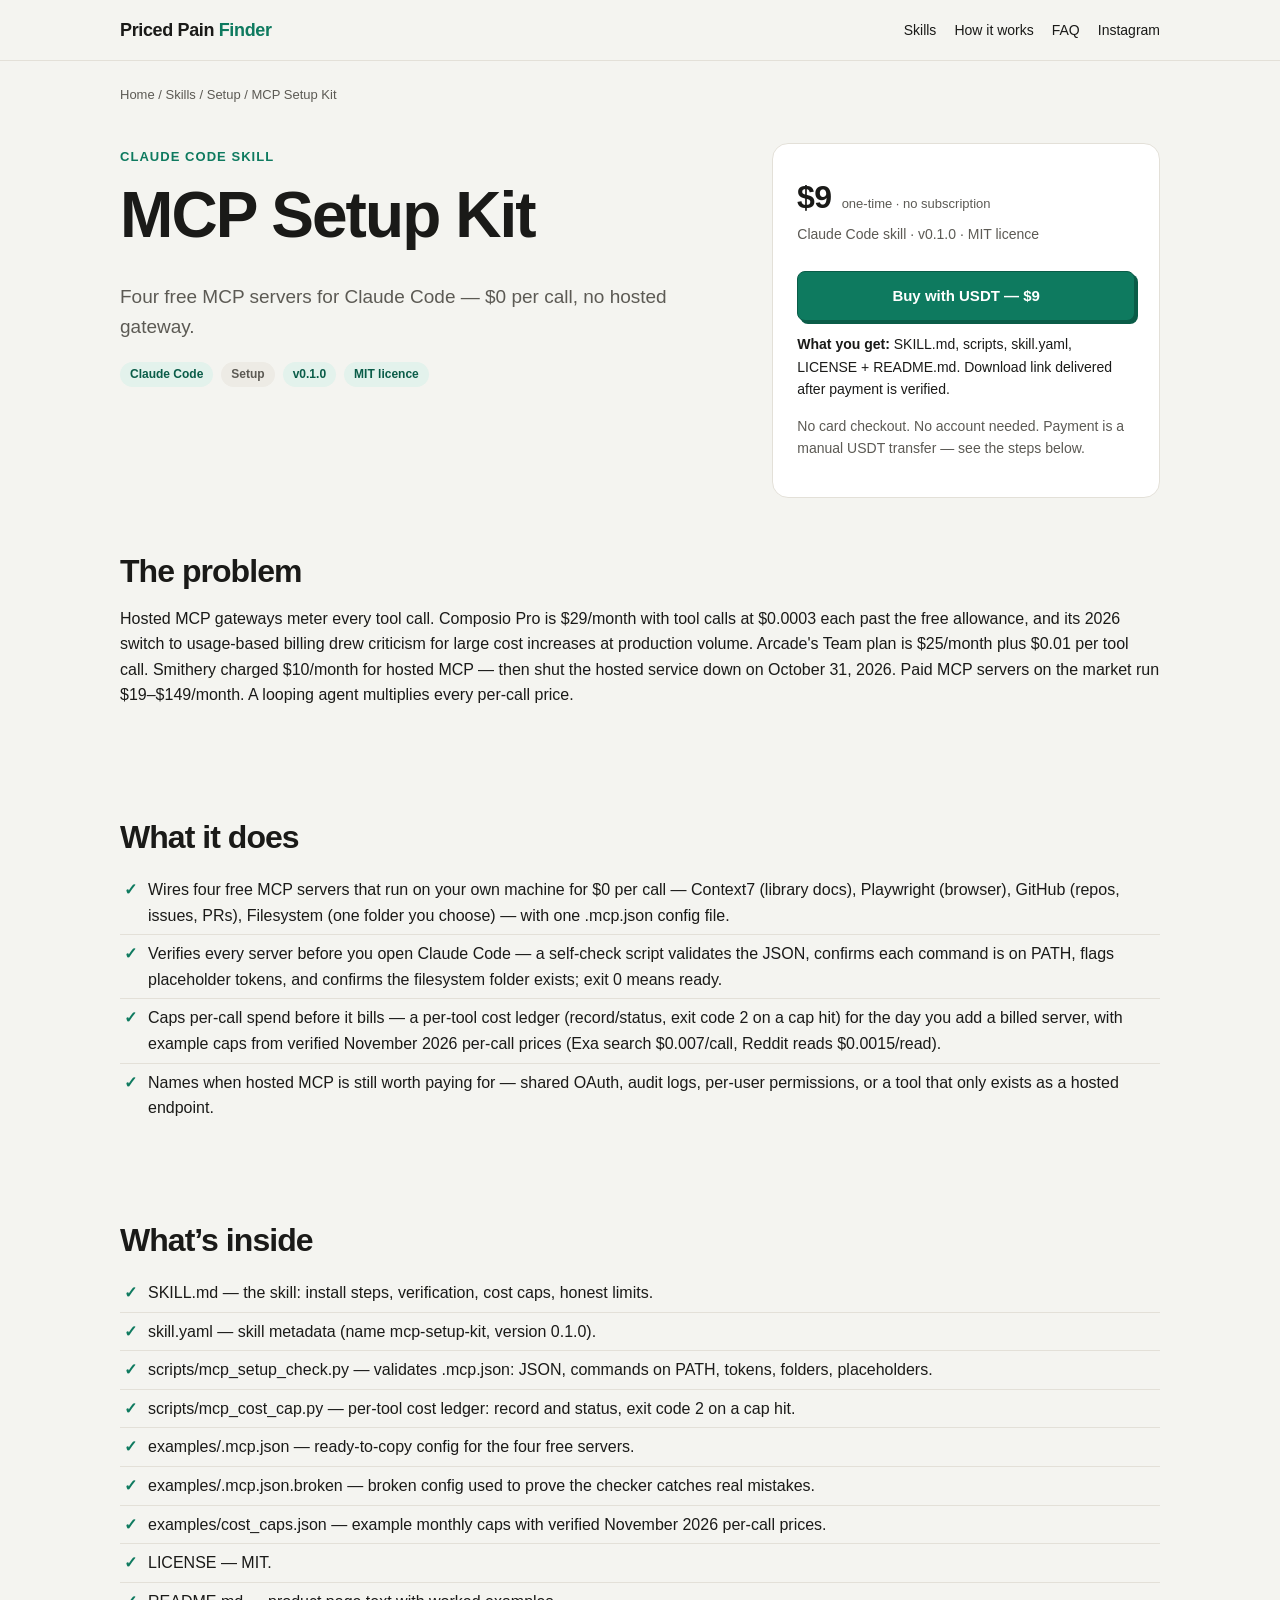
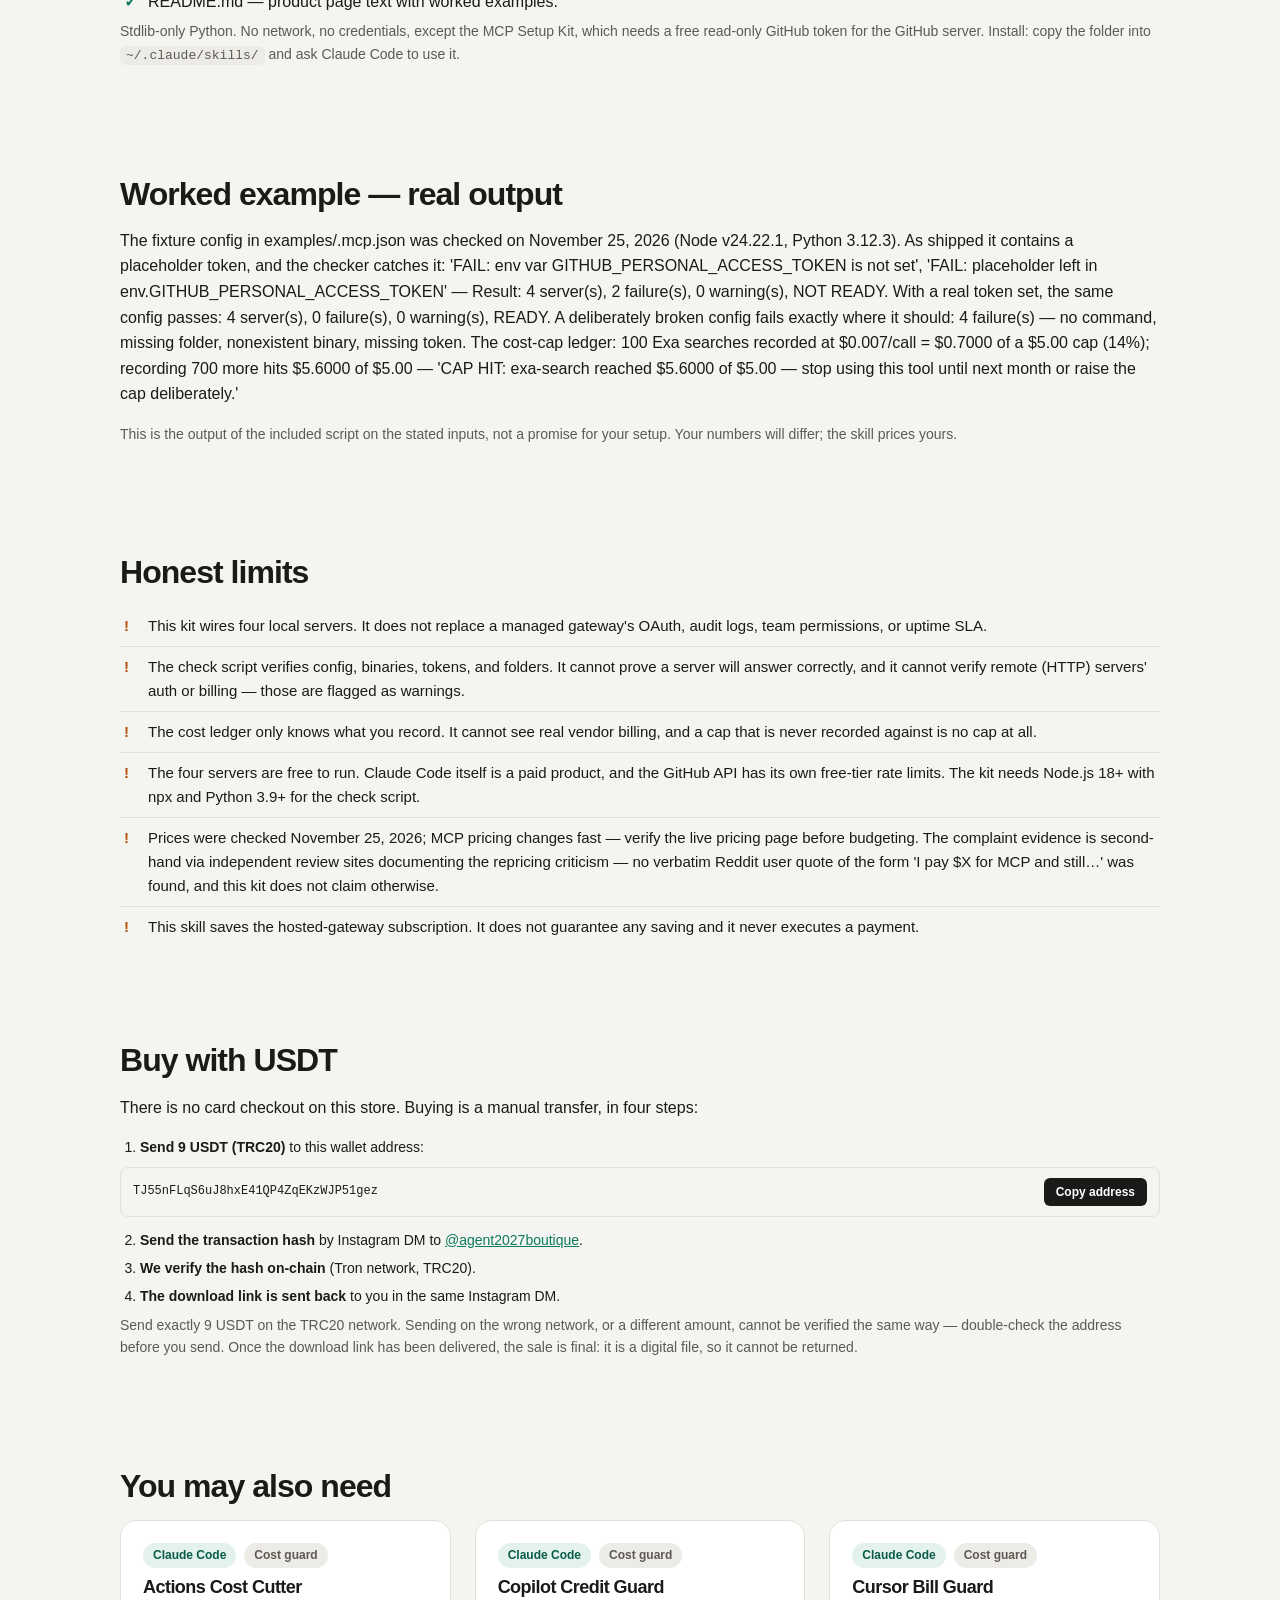
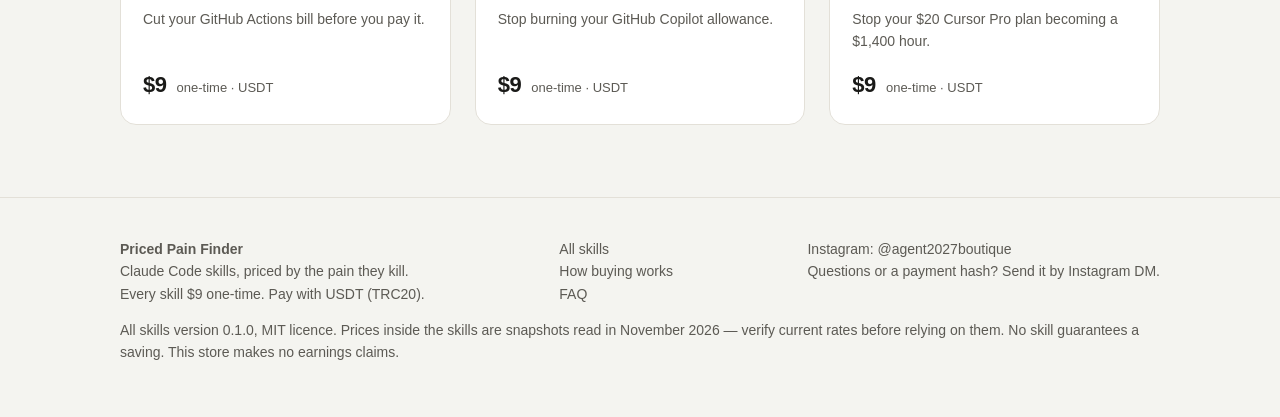
<file: product/mcp-setup-kit/index.html>
<!DOCTYPE html>
<html lang="en">
<head>
<meta charset="utf-8">
<meta name="viewport" content="width=device-width, initial-scale=1">
<title>MCP Setup Kit — Claude Code skill · $9 one-time · Priced Pain Finder</title>
<meta name="description" content="Four free MCP servers for Claude Code — $0 per call, no hosted gateway. Hosted MCP gateways meter every tool call. Composio Pro is $29/month with tool calls at $0.0003 each past the free… $9 one-time, pay with USDT (TRC20).">
<link rel="canonical" href="https://priced-pain-finder.pages.dev/product/mcp-setup-kit/">
<meta property="og:type" content="product">
<meta property="og:site_name" content="Priced Pain Finder">
<meta property="og:title" content="MCP Setup Kit — $9 one-time">
<meta property="og:description" content="Four free MCP servers for Claude Code — $0 per call, no hosted gateway.">
<meta property="og:url" content="https://priced-pain-finder.pages.dev/product/mcp-setup-kit/">
<meta name="twitter:card" content="summary">
<meta name="twitter:title" content="MCP Setup Kit — $9 one-time">
<meta name="twitter:description" content="Four free MCP servers for Claude Code — $0 per call, no hosted gateway.">
<script type="application/ld+json">
{
  "@context": "https://schema.org",
  "@type": "Product",
  "name": "MCP Setup Kit",
  "description": "Four free MCP servers for Claude Code — $0 per call, no hosted gateway.",
  "brand": {
    "@type": "Brand",
    "name": "Priced Pain Finder"
  },
  "category": "Setup",
  "url": "https://priced-pain-finder.pages.dev/product/mcp-setup-kit/",
  "version": "0.1.0",
  "license": "https://opensource.org/licenses/MIT",
  "offers": {
    "@type": "Offer",
    "priceCurrency": "USD",
    "price": 9,
    "availability": "https://schema.org/InStock",
    "url": "https://priced-pain-finder.pages.dev/product/mcp-setup-kit/",
    "itemCondition": "https://schema.org/NewCondition"
  }
}
</script>
<link rel="stylesheet" href="/assets/style.css">
</head>
<body>
<header class="nav"><div class="wrap nav-inner"><a class="wordmark" href="/">Priced Pain <span>Finder</span></a><nav class="nav-links" aria-label="Main"><a href="/#skills">Skills</a><a class="hide-sm" href="/#how-it-works">How it works</a><a class="hide-sm" href="/#faq">FAQ</a><a href="https://www.instagram.com/agent2027boutique" rel="noopener">Instagram</a></nav></div></header>
<main class="wrap">
<p class="breadcrumb"><a href="/">Home</a> / <a href="/#skills">Skills</a> / Setup / MCP Setup Kit</p>
<div class="product-head">
<div>
<span class="eyebrow">Claude Code skill</span>
<h1>MCP Setup Kit</h1>
<p class="lede" style="font-size:19px;color:var(--muted)">Four free MCP servers for Claude Code — $0 per call, no hosted gateway.</p>
<div class="card-meta"><span class="tag">Claude Code</span><span class="tag tag-cat">Setup</span><span class="tag">v0.1.0</span><span class="tag">MIT licence</span></div>
</div>
<aside class="buy-box" aria-label="Buy this skill"><div class="price-row"><span class="price">$9</span><span class="price-note">one-time · no subscription</span></div><p class="small muted">Claude Code skill · v0.1.0 · MIT licence</p><a class="btn" href="#buy">Buy with USDT — $9</a><p class="small"><strong>What you get:</strong> SKILL.md, scripts, skill.yaml, LICENSE + README.md. Download link delivered after payment is verified.</p><p class="small muted">No card checkout. No account needed. Payment is a manual USDT transfer — see the steps below.</p></aside>
</div>

<section class="reveal"><h2>The problem</h2><p>Hosted MCP gateways meter every tool call. Composio Pro is $29/month with tool calls at $0.0003 each past the free allowance, and its 2026 switch to usage-based billing drew criticism for large cost increases at production volume. Arcade&#x27;s Team plan is $25/month plus $0.01 per tool call. Smithery charged $10/month for hosted MCP — then shut the hosted service down on October 31, 2026. Paid MCP servers on the market run $19–$149/month. A looping agent multiplies every per-call price.</p></section>

<section class="reveal"><h2>What it does</h2><ul class="checklist"><li>Wires four free MCP servers that run on your own machine for $0 per call — Context7 (library docs), Playwright (browser), GitHub (repos, issues, PRs), Filesystem (one folder you choose) — with one .mcp.json config file.</li><li>Verifies every server before you open Claude Code — a self-check script validates the JSON, confirms each command is on PATH, flags placeholder tokens, and confirms the filesystem folder exists; exit 0 means ready.</li><li>Caps per-call spend before it bills — a per-tool cost ledger (record/status, exit code 2 on a cap hit) for the day you add a billed server, with example caps from verified November 2026 per-call prices (Exa search $0.007/call, Reddit reads $0.0015/read).</li><li>Names when hosted MCP is still worth paying for — shared OAuth, audit logs, per-user permissions, or a tool that only exists as a hosted endpoint.</li></ul></section>

<section class="reveal"><h2>What&rsquo;s inside</h2><ul class="checklist"><li>SKILL.md — the skill: install steps, verification, cost caps, honest limits.</li><li>skill.yaml — skill metadata (name mcp-setup-kit, version 0.1.0).</li><li>scripts/mcp_setup_check.py — validates .mcp.json: JSON, commands on PATH, tokens, folders, placeholders.</li><li>scripts/mcp_cost_cap.py — per-tool cost ledger: record and status, exit code 2 on a cap hit.</li><li>examples/.mcp.json — ready-to-copy config for the four free servers.</li><li>examples/.mcp.json.broken — broken config used to prove the checker catches real mistakes.</li><li>examples/cost_caps.json — example monthly caps with verified November 2026 per-call prices.</li><li>LICENSE — MIT.</li><li>README.md — product page text with worked examples.</li></ul>
<p class="small muted">Stdlib-only Python. No network, no credentials, except the MCP Setup Kit, which needs a free read-only GitHub token for the GitHub server. Install: copy the folder into <code class="inline">~/.claude/skills/</code> and ask Claude Code to use it.</p></section>

<section class="reveal"><h2>Worked example &mdash; real output</h2><p class="example">The fixture config in examples/.mcp.json was checked on November 25, 2026 (Node v24.22.1, Python 3.12.3). As shipped it contains a placeholder token, and the checker catches it: &#x27;FAIL: env var GITHUB_PERSONAL_ACCESS_TOKEN is not set&#x27;, &#x27;FAIL: placeholder left in env.GITHUB_PERSONAL_ACCESS_TOKEN&#x27; — Result: 4 server(s), 2 failure(s), 0 warning(s), NOT READY. With a real token set, the same config passes: 4 server(s), 0 failure(s), 0 warning(s), READY. A deliberately broken config fails exactly where it should: 4 failure(s) — no command, missing folder, nonexistent binary, missing token. The cost-cap ledger: 100 Exa searches recorded at $0.007/call = $0.7000 of a $5.00 cap (14%); recording 700 more hits $5.6000 of $5.00 — &#x27;CAP HIT: exa-search reached $5.6000 of $5.00 — stop using this tool until next month or raise the cap deliberately.&#x27;</p>
<p class="small muted">This is the output of the included script on the stated inputs, not a promise for your setup. Your numbers will differ; the skill prices yours.</p></section>

<section class="reveal"><h2>Honest limits</h2><ul class="limits"><li>This kit wires four local servers. It does not replace a managed gateway&#x27;s OAuth, audit logs, team permissions, or uptime SLA.</li><li>The check script verifies config, binaries, tokens, and folders. It cannot prove a server will answer correctly, and it cannot verify remote (HTTP) servers&#x27; auth or billing — those are flagged as warnings.</li><li>The cost ledger only knows what you record. It cannot see real vendor billing, and a cap that is never recorded against is no cap at all.</li><li>The four servers are free to run. Claude Code itself is a paid product, and the GitHub API has its own free-tier rate limits. The kit needs Node.js 18+ with npx and Python 3.9+ for the check script.</li><li>Prices were checked November 25, 2026; MCP pricing changes fast — verify the live pricing page before budgeting. The complaint evidence is second-hand via independent review sites documenting the repricing criticism — no verbatim Reddit user quote of the form &#x27;I pay $X for MCP and still…&#x27; was found, and this kit does not claim otherwise.</li><li>This skill saves the hosted-gateway subscription. It does not guarantee any saving and it never executes a payment.</li></ul></section>

<section id="buy" class="reveal"><h2>Buy with USDT</h2><p>There is no card checkout on this store. Buying is a manual transfer, in four steps:</p><ol class="buy-steps"><li><strong>Send 9 USDT (TRC20)</strong> to this wallet address:</li></ol><div class="wallet"><code>TJ55nFLqS6uJ8hxE41QP4ZqEKzWJP51gez</code><button type="button" data-copy="TJ55nFLqS6uJ8hxE41QP4ZqEKzWJP51gez">Copy address</button></div><ol class="buy-steps" start="2"><li><strong>Send the transaction hash</strong> by Instagram DM to <a href="https://www.instagram.com/agent2027boutique" rel="noopener">@agent2027boutique</a>.</li><li><strong>We verify the hash on-chain</strong> (Tron network, TRC20).</li><li><strong>The download link is sent back</strong> to you in the same Instagram DM.</li></ol><p class="small muted">Send exactly 9 USDT on the TRC20 network. Sending on the wrong network, or a different amount, cannot be verified the same way — double-check the address before you send. Once the download link has been delivered, the sale is final: it is a digital file, so it cannot be returned.</p></section>

<section class="reveal"><h2>You may also need</h2><div class="grid related"><article class="card"><div class="card-meta"><span class="tag">Claude Code</span><span class="tag tag-cat">Cost guard</span></div><h3><a href="/product/actions-cost-cutter/">Actions Cost Cutter</a></h3><p class="problem">Cut your GitHub Actions bill before you pay it.</p><div class="price-row"><span class="price">$9</span><span class="price-note">one-time · USDT</span></div></article><article class="card"><div class="card-meta"><span class="tag">Claude Code</span><span class="tag tag-cat">Cost guard</span></div><h3><a href="/product/copilot-credit-guard/">Copilot Credit Guard</a></h3><p class="problem">Stop burning your GitHub Copilot allowance.</p><div class="price-row"><span class="price">$9</span><span class="price-note">one-time · USDT</span></div></article><article class="card"><div class="card-meta"><span class="tag">Claude Code</span><span class="tag tag-cat">Cost guard</span></div><h3><a href="/product/cursor-bill-guard/">Cursor Bill Guard</a></h3><p class="problem">Stop your $20 Cursor Pro plan becoming a $1,400 hour.</p><div class="price-row"><span class="price">$9</span><span class="price-note">one-time · USDT</span></div></article></div></section>
</main>
<footer><div class="wrap foot-grid"><div><p><strong>Priced Pain Finder</strong><br>Claude Code skills, priced by the pain they kill.<br>Every skill $9 one-time. Pay with USDT (TRC20).</p></div><div><p><a href="/#skills">All skills</a><br><a href="/#how-it-works">How buying works</a><br><a href="/#faq">FAQ</a></p></div><div><p><a href="https://www.instagram.com/agent2027boutique" rel="noopener">Instagram: @agent2027boutique</a><br><span class="small">Questions or a payment hash? Send it by Instagram DM.</span></p></div></div><div class="wrap"><p class="small">All skills version 0.1.0, MIT licence. Prices inside the skills are snapshots read in November 2026 — verify current rates before relying on them. No skill guarantees a saving. This store makes no earnings claims.</p></div></footer>
<script src="/assets/app.js" defer></script>
</body>
</html>
</file>
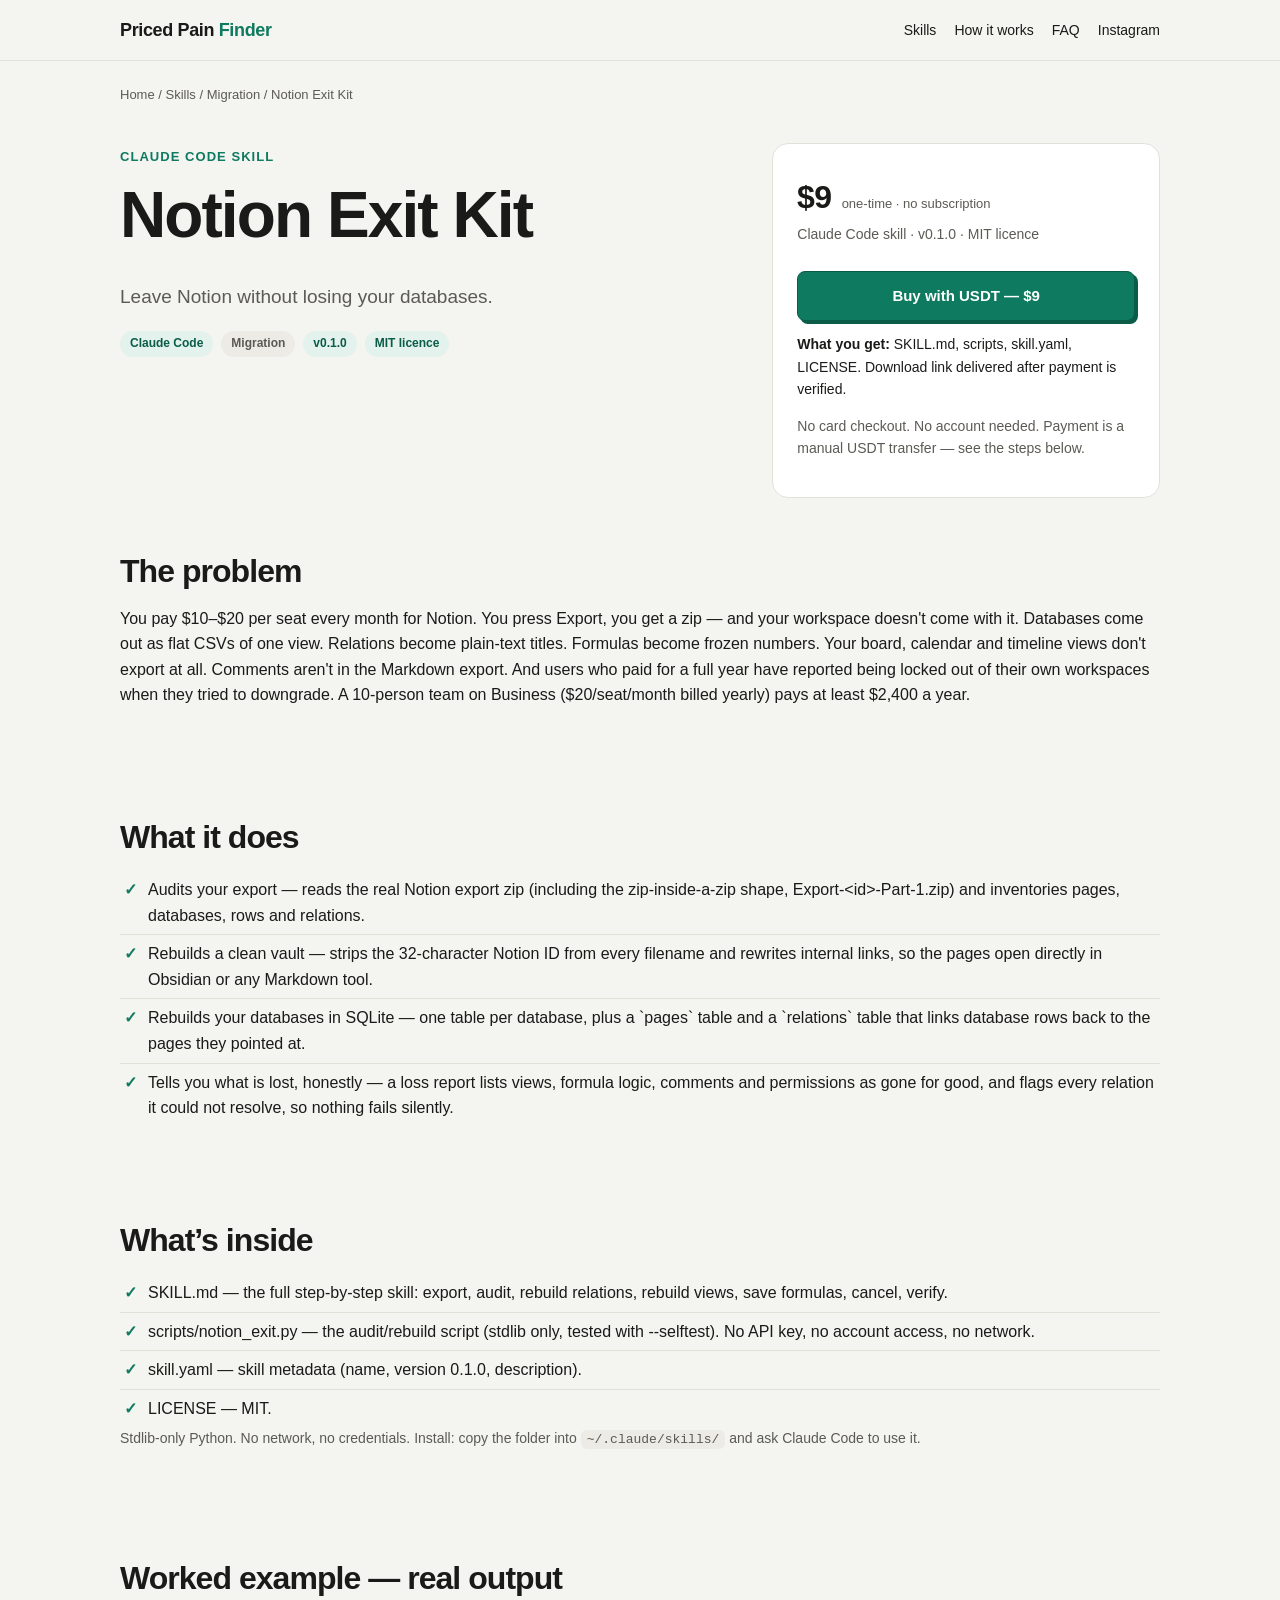
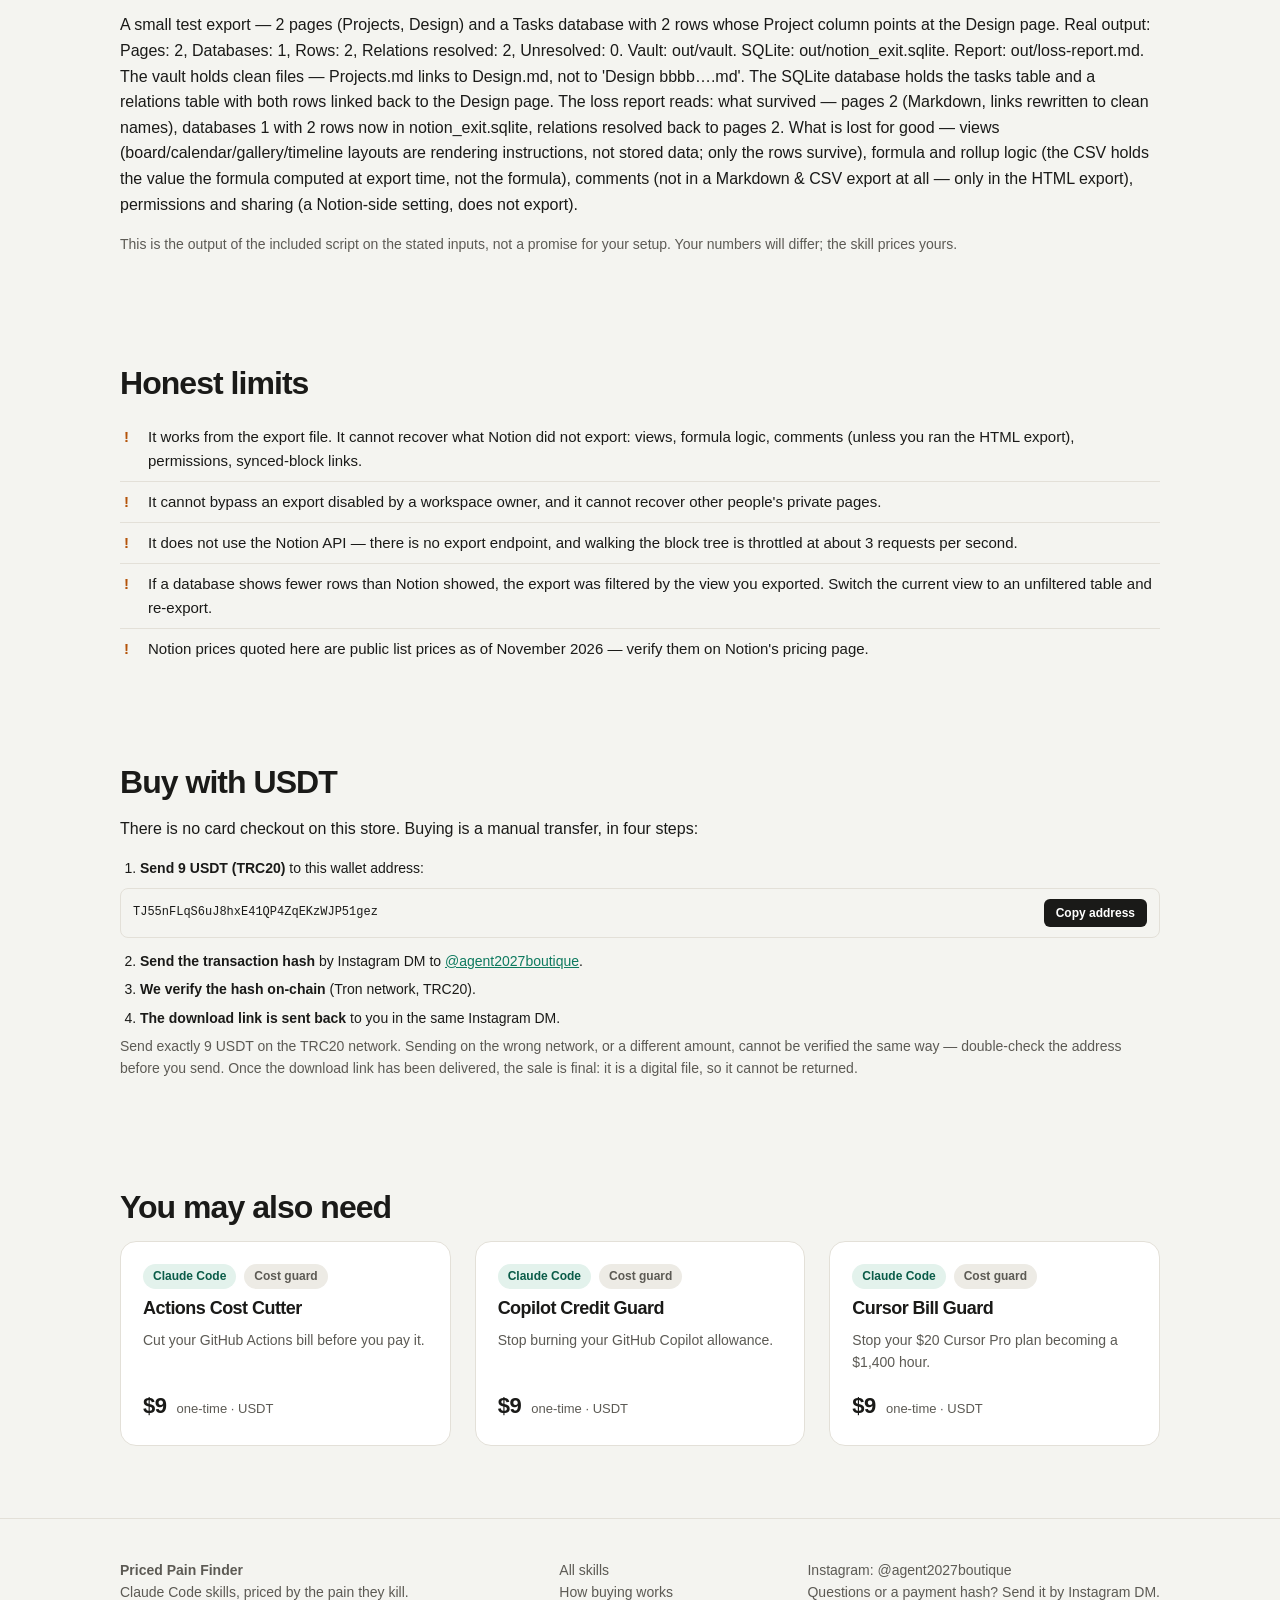
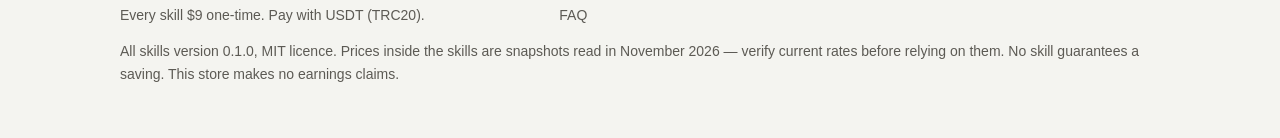
<file: product/notion-exit-kit/index.html>
<!DOCTYPE html>
<html lang="en">
<head>
<meta charset="utf-8">
<meta name="viewport" content="width=device-width, initial-scale=1">
<title>Notion Exit Kit — Claude Code skill · $9 one-time · Priced Pain Finder</title>
<meta name="description" content="Leave Notion without losing your databases. You pay $10–$20 per seat every month for Notion. You press Export, you get a zip — and your workspace doesn&#x27;t come with… $9 one-time, pay with USDT (TRC20).">
<link rel="canonical" href="https://priced-pain-finder.pages.dev/product/notion-exit-kit/">
<meta property="og:type" content="product">
<meta property="og:site_name" content="Priced Pain Finder">
<meta property="og:title" content="Notion Exit Kit — $9 one-time">
<meta property="og:description" content="Leave Notion without losing your databases.">
<meta property="og:url" content="https://priced-pain-finder.pages.dev/product/notion-exit-kit/">
<meta name="twitter:card" content="summary">
<meta name="twitter:title" content="Notion Exit Kit — $9 one-time">
<meta name="twitter:description" content="Leave Notion without losing your databases.">
<script type="application/ld+json">
{
  "@context": "https://schema.org",
  "@type": "Product",
  "name": "Notion Exit Kit",
  "description": "Leave Notion without losing your databases.",
  "brand": {
    "@type": "Brand",
    "name": "Priced Pain Finder"
  },
  "category": "Migration",
  "url": "https://priced-pain-finder.pages.dev/product/notion-exit-kit/",
  "version": "0.1.0",
  "license": "https://opensource.org/licenses/MIT",
  "offers": {
    "@type": "Offer",
    "priceCurrency": "USD",
    "price": 9,
    "availability": "https://schema.org/InStock",
    "url": "https://priced-pain-finder.pages.dev/product/notion-exit-kit/",
    "itemCondition": "https://schema.org/NewCondition"
  }
}
</script>
<link rel="stylesheet" href="/assets/style.css">
</head>
<body>
<header class="nav"><div class="wrap nav-inner"><a class="wordmark" href="/">Priced Pain <span>Finder</span></a><nav class="nav-links" aria-label="Main"><a href="/#skills">Skills</a><a class="hide-sm" href="/#how-it-works">How it works</a><a class="hide-sm" href="/#faq">FAQ</a><a href="https://www.instagram.com/agent2027boutique" rel="noopener">Instagram</a></nav></div></header>
<main class="wrap">
<p class="breadcrumb"><a href="/">Home</a> / <a href="/#skills">Skills</a> / Migration / Notion Exit Kit</p>
<div class="product-head">
<div>
<span class="eyebrow">Claude Code skill</span>
<h1>Notion Exit Kit</h1>
<p class="lede" style="font-size:19px;color:var(--muted)">Leave Notion without losing your databases.</p>
<div class="card-meta"><span class="tag">Claude Code</span><span class="tag tag-cat">Migration</span><span class="tag">v0.1.0</span><span class="tag">MIT licence</span></div>
</div>
<aside class="buy-box" aria-label="Buy this skill"><div class="price-row"><span class="price">$9</span><span class="price-note">one-time · no subscription</span></div><p class="small muted">Claude Code skill · v0.1.0 · MIT licence</p><a class="btn" href="#buy">Buy with USDT — $9</a><p class="small"><strong>What you get:</strong> SKILL.md, scripts, skill.yaml, LICENSE. Download link delivered after payment is verified.</p><p class="small muted">No card checkout. No account needed. Payment is a manual USDT transfer — see the steps below.</p></aside>
</div>

<section class="reveal"><h2>The problem</h2><p>You pay $10–$20 per seat every month for Notion. You press Export, you get a zip — and your workspace doesn&#x27;t come with it. Databases come out as flat CSVs of one view. Relations become plain-text titles. Formulas become frozen numbers. Your board, calendar and timeline views don&#x27;t export at all. Comments aren&#x27;t in the Markdown export. And users who paid for a full year have reported being locked out of their own workspaces when they tried to downgrade. A 10-person team on Business ($20/seat/month billed yearly) pays at least $2,400 a year.</p></section>

<section class="reveal"><h2>What it does</h2><ul class="checklist"><li>Audits your export — reads the real Notion export zip (including the zip-inside-a-zip shape, Export-&lt;id&gt;-Part-1.zip) and inventories pages, databases, rows and relations.</li><li>Rebuilds a clean vault — strips the 32-character Notion ID from every filename and rewrites internal links, so the pages open directly in Obsidian or any Markdown tool.</li><li>Rebuilds your databases in SQLite — one table per database, plus a `pages` table and a `relations` table that links database rows back to the pages they pointed at.</li><li>Tells you what is lost, honestly — a loss report lists views, formula logic, comments and permissions as gone for good, and flags every relation it could not resolve, so nothing fails silently.</li></ul></section>

<section class="reveal"><h2>What&rsquo;s inside</h2><ul class="checklist"><li>SKILL.md — the full step-by-step skill: export, audit, rebuild relations, rebuild views, save formulas, cancel, verify.</li><li>scripts/notion_exit.py — the audit/rebuild script (stdlib only, tested with --selftest). No API key, no account access, no network.</li><li>skill.yaml — skill metadata (name, version 0.1.0, description).</li><li>LICENSE — MIT.</li></ul>
<p class="small muted">Stdlib-only Python. No network, no credentials. Install: copy the folder into <code class="inline">~/.claude/skills/</code> and ask Claude Code to use it.</p></section>

<section class="reveal"><h2>Worked example &mdash; real output</h2><p class="example">A small test export — 2 pages (Projects, Design) and a Tasks database with 2 rows whose Project column points at the Design page. Real output: Pages: 2, Databases: 1, Rows: 2, Relations resolved: 2, Unresolved: 0. Vault: out/vault. SQLite: out/notion_exit.sqlite. Report: out/loss-report.md. The vault holds clean files — Projects.md links to Design.md, not to &#x27;Design bbbb….md&#x27;. The SQLite database holds the tasks table and a relations table with both rows linked back to the Design page. The loss report reads: what survived — pages 2 (Markdown, links rewritten to clean names), databases 1 with 2 rows now in notion_exit.sqlite, relations resolved back to pages 2. What is lost for good — views (board/calendar/gallery/timeline layouts are rendering instructions, not stored data; only the rows survive), formula and rollup logic (the CSV holds the value the formula computed at export time, not the formula), comments (not in a Markdown &amp; CSV export at all — only in the HTML export), permissions and sharing (a Notion-side setting, does not export).</p>
<p class="small muted">This is the output of the included script on the stated inputs, not a promise for your setup. Your numbers will differ; the skill prices yours.</p></section>

<section class="reveal"><h2>Honest limits</h2><ul class="limits"><li>It works from the export file. It cannot recover what Notion did not export: views, formula logic, comments (unless you ran the HTML export), permissions, synced-block links.</li><li>It cannot bypass an export disabled by a workspace owner, and it cannot recover other people&#x27;s private pages.</li><li>It does not use the Notion API — there is no export endpoint, and walking the block tree is throttled at about 3 requests per second.</li><li>If a database shows fewer rows than Notion showed, the export was filtered by the view you exported. Switch the current view to an unfiltered table and re-export.</li><li>Notion prices quoted here are public list prices as of November 2026 — verify them on Notion&#x27;s pricing page.</li></ul></section>

<section id="buy" class="reveal"><h2>Buy with USDT</h2><p>There is no card checkout on this store. Buying is a manual transfer, in four steps:</p><ol class="buy-steps"><li><strong>Send 9 USDT (TRC20)</strong> to this wallet address:</li></ol><div class="wallet"><code>TJ55nFLqS6uJ8hxE41QP4ZqEKzWJP51gez</code><button type="button" data-copy="TJ55nFLqS6uJ8hxE41QP4ZqEKzWJP51gez">Copy address</button></div><ol class="buy-steps" start="2"><li><strong>Send the transaction hash</strong> by Instagram DM to <a href="https://www.instagram.com/agent2027boutique" rel="noopener">@agent2027boutique</a>.</li><li><strong>We verify the hash on-chain</strong> (Tron network, TRC20).</li><li><strong>The download link is sent back</strong> to you in the same Instagram DM.</li></ol><p class="small muted">Send exactly 9 USDT on the TRC20 network. Sending on the wrong network, or a different amount, cannot be verified the same way — double-check the address before you send. Once the download link has been delivered, the sale is final: it is a digital file, so it cannot be returned.</p></section>

<section class="reveal"><h2>You may also need</h2><div class="grid related"><article class="card"><div class="card-meta"><span class="tag">Claude Code</span><span class="tag tag-cat">Cost guard</span></div><h3><a href="/product/actions-cost-cutter/">Actions Cost Cutter</a></h3><p class="problem">Cut your GitHub Actions bill before you pay it.</p><div class="price-row"><span class="price">$9</span><span class="price-note">one-time · USDT</span></div></article><article class="card"><div class="card-meta"><span class="tag">Claude Code</span><span class="tag tag-cat">Cost guard</span></div><h3><a href="/product/copilot-credit-guard/">Copilot Credit Guard</a></h3><p class="problem">Stop burning your GitHub Copilot allowance.</p><div class="price-row"><span class="price">$9</span><span class="price-note">one-time · USDT</span></div></article><article class="card"><div class="card-meta"><span class="tag">Claude Code</span><span class="tag tag-cat">Cost guard</span></div><h3><a href="/product/cursor-bill-guard/">Cursor Bill Guard</a></h3><p class="problem">Stop your $20 Cursor Pro plan becoming a $1,400 hour.</p><div class="price-row"><span class="price">$9</span><span class="price-note">one-time · USDT</span></div></article></div></section>
</main>
<footer><div class="wrap foot-grid"><div><p><strong>Priced Pain Finder</strong><br>Claude Code skills, priced by the pain they kill.<br>Every skill $9 one-time. Pay with USDT (TRC20).</p></div><div><p><a href="/#skills">All skills</a><br><a href="/#how-it-works">How buying works</a><br><a href="/#faq">FAQ</a></p></div><div><p><a href="https://www.instagram.com/agent2027boutique" rel="noopener">Instagram: @agent2027boutique</a><br><span class="small">Questions or a payment hash? Send it by Instagram DM.</span></p></div></div><div class="wrap"><p class="small">All skills version 0.1.0, MIT licence. Prices inside the skills are snapshots read in November 2026 — verify current rates before relying on them. No skill guarantees a saving. This store makes no earnings claims.</p></div></footer>
<script src="/assets/app.js" defer></script>
</body>
</html>
</file>
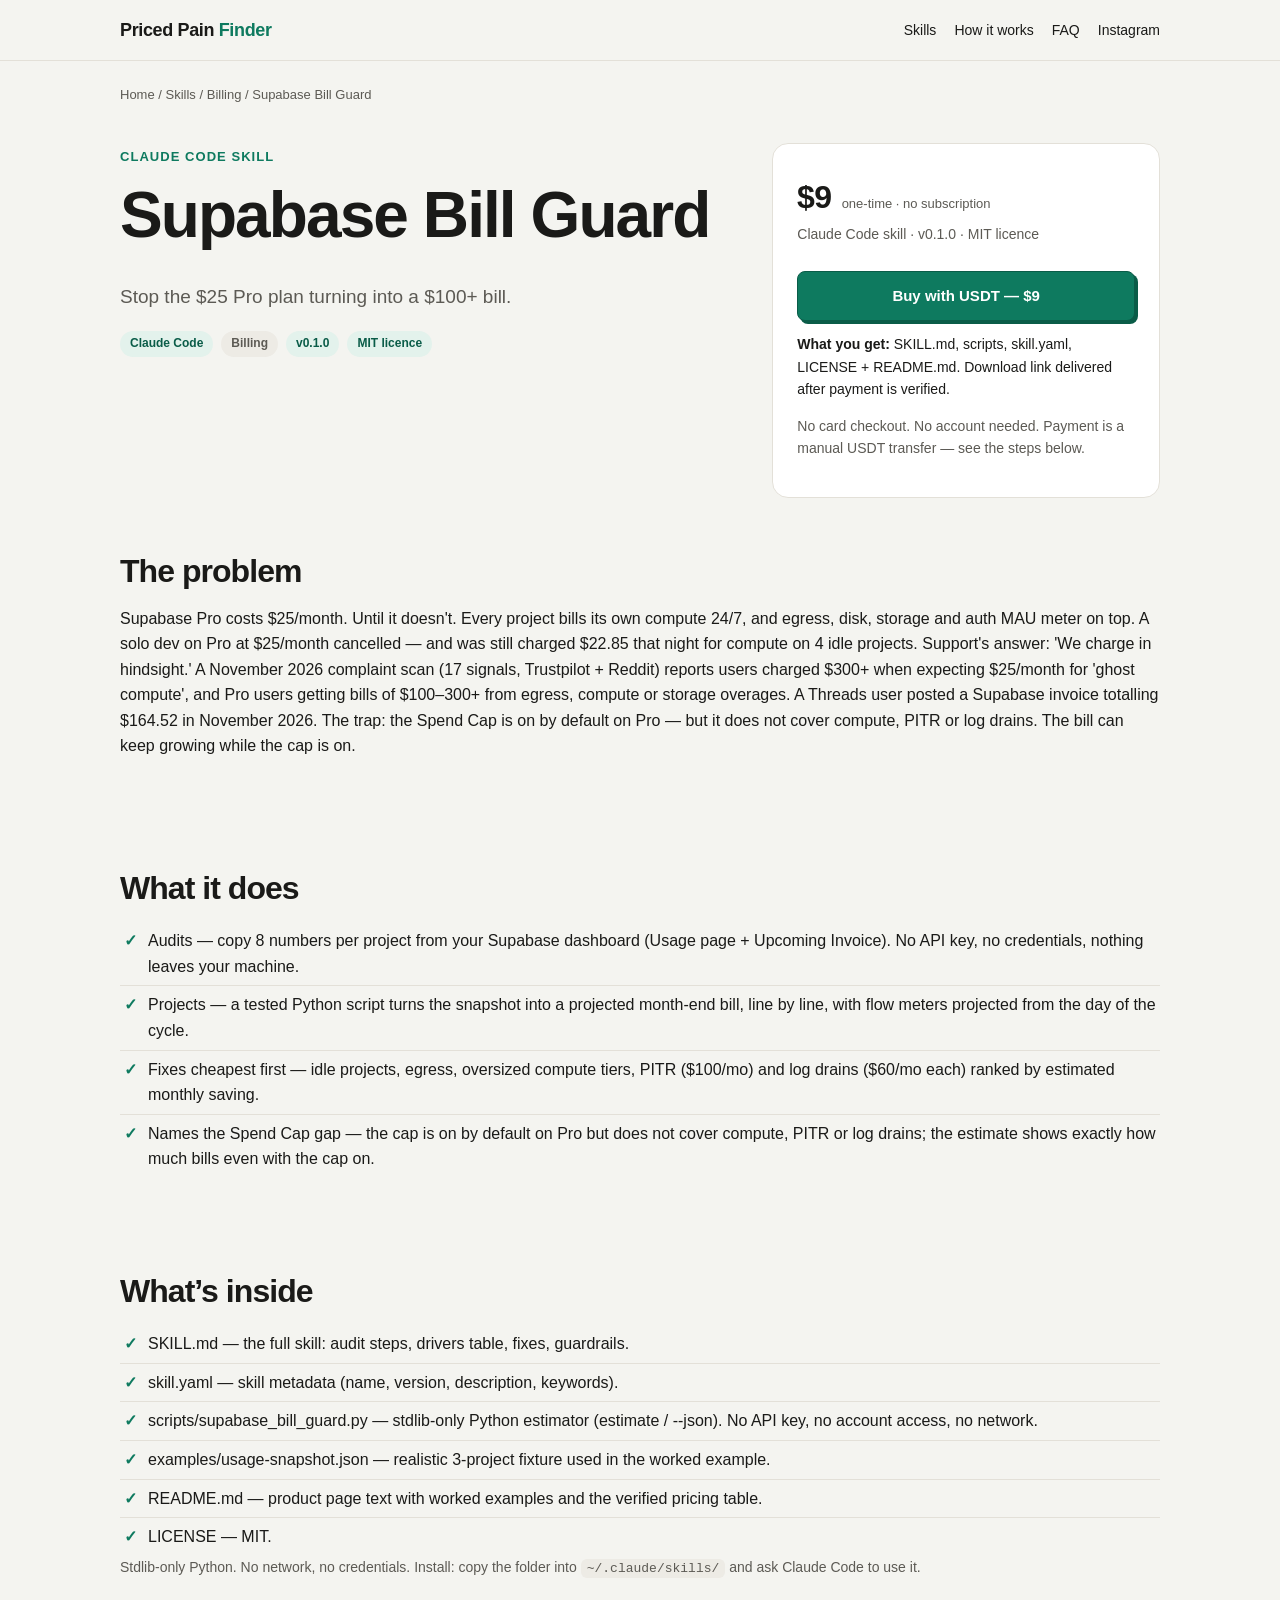
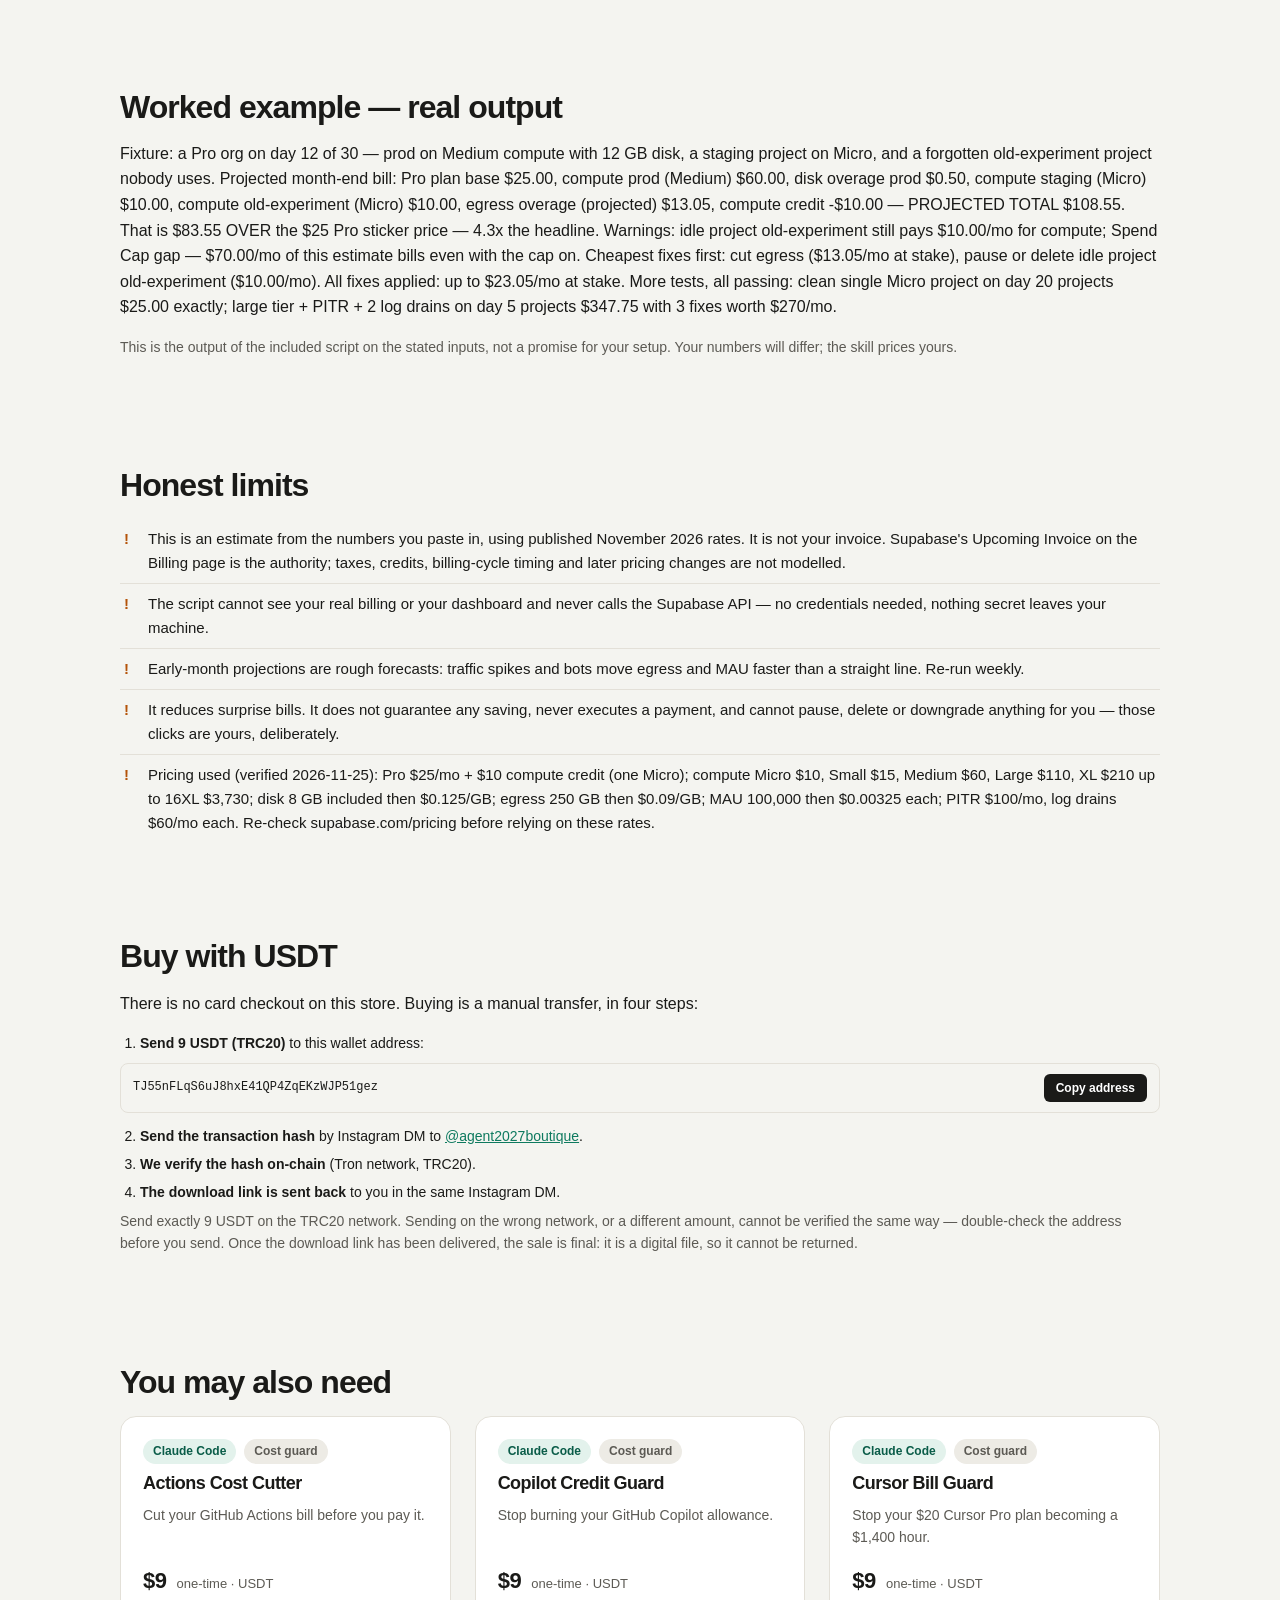
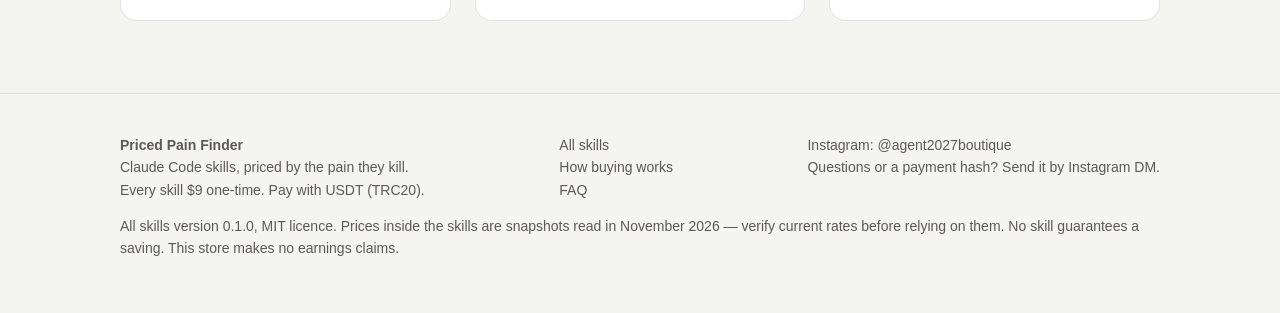
<file: product/supabase-bill-guard/index.html>
<!DOCTYPE html>
<html lang="en">
<head>
<meta charset="utf-8">
<meta name="viewport" content="width=device-width, initial-scale=1">
<title>Supabase Bill Guard — Claude Code skill · $9 one-time · Priced Pain Finder</title>
<meta name="description" content="Stop the $25 Pro plan turning into a $100+ bill. Supabase Pro costs $25/month. Until it doesn&#x27;t. Every project bills its own compute 24/7, and egress, disk, storage and… $9 one-time, pay with USDT (TRC20).">
<link rel="canonical" href="https://priced-pain-finder.pages.dev/product/supabase-bill-guard/">
<meta property="og:type" content="product">
<meta property="og:site_name" content="Priced Pain Finder">
<meta property="og:title" content="Supabase Bill Guard — $9 one-time">
<meta property="og:description" content="Stop the $25 Pro plan turning into a $100+ bill.">
<meta property="og:url" content="https://priced-pain-finder.pages.dev/product/supabase-bill-guard/">
<meta name="twitter:card" content="summary">
<meta name="twitter:title" content="Supabase Bill Guard — $9 one-time">
<meta name="twitter:description" content="Stop the $25 Pro plan turning into a $100+ bill.">
<script type="application/ld+json">
{
  "@context": "https://schema.org",
  "@type": "Product",
  "name": "Supabase Bill Guard",
  "description": "Stop the $25 Pro plan turning into a $100+ bill.",
  "brand": {
    "@type": "Brand",
    "name": "Priced Pain Finder"
  },
  "category": "Billing",
  "url": "https://priced-pain-finder.pages.dev/product/supabase-bill-guard/",
  "version": "0.1.0",
  "license": "https://opensource.org/licenses/MIT",
  "offers": {
    "@type": "Offer",
    "priceCurrency": "USD",
    "price": 9,
    "availability": "https://schema.org/InStock",
    "url": "https://priced-pain-finder.pages.dev/product/supabase-bill-guard/",
    "itemCondition": "https://schema.org/NewCondition"
  }
}
</script>
<link rel="stylesheet" href="/assets/style.css">
</head>
<body>
<header class="nav"><div class="wrap nav-inner"><a class="wordmark" href="/">Priced Pain <span>Finder</span></a><nav class="nav-links" aria-label="Main"><a href="/#skills">Skills</a><a class="hide-sm" href="/#how-it-works">How it works</a><a class="hide-sm" href="/#faq">FAQ</a><a href="https://www.instagram.com/agent2027boutique" rel="noopener">Instagram</a></nav></div></header>
<main class="wrap">
<p class="breadcrumb"><a href="/">Home</a> / <a href="/#skills">Skills</a> / Billing / Supabase Bill Guard</p>
<div class="product-head">
<div>
<span class="eyebrow">Claude Code skill</span>
<h1>Supabase Bill Guard</h1>
<p class="lede" style="font-size:19px;color:var(--muted)">Stop the $25 Pro plan turning into a $100+ bill.</p>
<div class="card-meta"><span class="tag">Claude Code</span><span class="tag tag-cat">Billing</span><span class="tag">v0.1.0</span><span class="tag">MIT licence</span></div>
</div>
<aside class="buy-box" aria-label="Buy this skill"><div class="price-row"><span class="price">$9</span><span class="price-note">one-time · no subscription</span></div><p class="small muted">Claude Code skill · v0.1.0 · MIT licence</p><a class="btn" href="#buy">Buy with USDT — $9</a><p class="small"><strong>What you get:</strong> SKILL.md, scripts, skill.yaml, LICENSE + README.md. Download link delivered after payment is verified.</p><p class="small muted">No card checkout. No account needed. Payment is a manual USDT transfer — see the steps below.</p></aside>
</div>

<section class="reveal"><h2>The problem</h2><p>Supabase Pro costs $25/month. Until it doesn&#x27;t. Every project bills its own compute 24/7, and egress, disk, storage and auth MAU meter on top. A solo dev on Pro at $25/month cancelled — and was still charged $22.85 that night for compute on 4 idle projects. Support&#x27;s answer: &#x27;We charge in hindsight.&#x27; A November 2026 complaint scan (17 signals, Trustpilot + Reddit) reports users charged $300+ when expecting $25/month for &#x27;ghost compute&#x27;, and Pro users getting bills of $100–300+ from egress, compute or storage overages. A Threads user posted a Supabase invoice totalling $164.52 in November 2026. The trap: the Spend Cap is on by default on Pro — but it does not cover compute, PITR or log drains. The bill can keep growing while the cap is on.</p></section>

<section class="reveal"><h2>What it does</h2><ul class="checklist"><li>Audits — copy 8 numbers per project from your Supabase dashboard (Usage page + Upcoming Invoice). No API key, no credentials, nothing leaves your machine.</li><li>Projects — a tested Python script turns the snapshot into a projected month-end bill, line by line, with flow meters projected from the day of the cycle.</li><li>Fixes cheapest first — idle projects, egress, oversized compute tiers, PITR ($100/mo) and log drains ($60/mo each) ranked by estimated monthly saving.</li><li>Names the Spend Cap gap — the cap is on by default on Pro but does not cover compute, PITR or log drains; the estimate shows exactly how much bills even with the cap on.</li></ul></section>

<section class="reveal"><h2>What&rsquo;s inside</h2><ul class="checklist"><li>SKILL.md — the full skill: audit steps, drivers table, fixes, guardrails.</li><li>skill.yaml — skill metadata (name, version, description, keywords).</li><li>scripts/supabase_bill_guard.py — stdlib-only Python estimator (estimate / --json). No API key, no account access, no network.</li><li>examples/usage-snapshot.json — realistic 3-project fixture used in the worked example.</li><li>README.md — product page text with worked examples and the verified pricing table.</li><li>LICENSE — MIT.</li></ul>
<p class="small muted">Stdlib-only Python. No network, no credentials. Install: copy the folder into <code class="inline">~/.claude/skills/</code> and ask Claude Code to use it.</p></section>

<section class="reveal"><h2>Worked example &mdash; real output</h2><p class="example">Fixture: a Pro org on day 12 of 30 — prod on Medium compute with 12 GB disk, a staging project on Micro, and a forgotten old-experiment project nobody uses. Projected month-end bill: Pro plan base $25.00, compute prod (Medium) $60.00, disk overage prod $0.50, compute staging (Micro) $10.00, compute old-experiment (Micro) $10.00, egress overage (projected) $13.05, compute credit -$10.00 — PROJECTED TOTAL $108.55. That is $83.55 OVER the $25 Pro sticker price — 4.3x the headline. Warnings: idle project old-experiment still pays $10.00/mo for compute; Spend Cap gap — $70.00/mo of this estimate bills even with the cap on. Cheapest fixes first: cut egress ($13.05/mo at stake), pause or delete idle project old-experiment ($10.00/mo). All fixes applied: up to $23.05/mo at stake. More tests, all passing: clean single Micro project on day 20 projects $25.00 exactly; large tier + PITR + 2 log drains on day 5 projects $347.75 with 3 fixes worth $270/mo.</p>
<p class="small muted">This is the output of the included script on the stated inputs, not a promise for your setup. Your numbers will differ; the skill prices yours.</p></section>

<section class="reveal"><h2>Honest limits</h2><ul class="limits"><li>This is an estimate from the numbers you paste in, using published November 2026 rates. It is not your invoice. Supabase&#x27;s Upcoming Invoice on the Billing page is the authority; taxes, credits, billing-cycle timing and later pricing changes are not modelled.</li><li>The script cannot see your real billing or your dashboard and never calls the Supabase API — no credentials needed, nothing secret leaves your machine.</li><li>Early-month projections are rough forecasts: traffic spikes and bots move egress and MAU faster than a straight line. Re-run weekly.</li><li>It reduces surprise bills. It does not guarantee any saving, never executes a payment, and cannot pause, delete or downgrade anything for you — those clicks are yours, deliberately.</li><li>Pricing used (verified 2026-11-25): Pro $25/mo + $10 compute credit (one Micro); compute Micro $10, Small $15, Medium $60, Large $110, XL $210 up to 16XL $3,730; disk 8 GB included then $0.125/GB; egress 250 GB then $0.09/GB; MAU 100,000 then $0.00325 each; PITR $100/mo, log drains $60/mo each. Re-check supabase.com/pricing before relying on these rates.</li></ul></section>

<section id="buy" class="reveal"><h2>Buy with USDT</h2><p>There is no card checkout on this store. Buying is a manual transfer, in four steps:</p><ol class="buy-steps"><li><strong>Send 9 USDT (TRC20)</strong> to this wallet address:</li></ol><div class="wallet"><code>TJ55nFLqS6uJ8hxE41QP4ZqEKzWJP51gez</code><button type="button" data-copy="TJ55nFLqS6uJ8hxE41QP4ZqEKzWJP51gez">Copy address</button></div><ol class="buy-steps" start="2"><li><strong>Send the transaction hash</strong> by Instagram DM to <a href="https://www.instagram.com/agent2027boutique" rel="noopener">@agent2027boutique</a>.</li><li><strong>We verify the hash on-chain</strong> (Tron network, TRC20).</li><li><strong>The download link is sent back</strong> to you in the same Instagram DM.</li></ol><p class="small muted">Send exactly 9 USDT on the TRC20 network. Sending on the wrong network, or a different amount, cannot be verified the same way — double-check the address before you send. Once the download link has been delivered, the sale is final: it is a digital file, so it cannot be returned.</p></section>

<section class="reveal"><h2>You may also need</h2><div class="grid related"><article class="card"><div class="card-meta"><span class="tag">Claude Code</span><span class="tag tag-cat">Cost guard</span></div><h3><a href="/product/actions-cost-cutter/">Actions Cost Cutter</a></h3><p class="problem">Cut your GitHub Actions bill before you pay it.</p><div class="price-row"><span class="price">$9</span><span class="price-note">one-time · USDT</span></div></article><article class="card"><div class="card-meta"><span class="tag">Claude Code</span><span class="tag tag-cat">Cost guard</span></div><h3><a href="/product/copilot-credit-guard/">Copilot Credit Guard</a></h3><p class="problem">Stop burning your GitHub Copilot allowance.</p><div class="price-row"><span class="price">$9</span><span class="price-note">one-time · USDT</span></div></article><article class="card"><div class="card-meta"><span class="tag">Claude Code</span><span class="tag tag-cat">Cost guard</span></div><h3><a href="/product/cursor-bill-guard/">Cursor Bill Guard</a></h3><p class="problem">Stop your $20 Cursor Pro plan becoming a $1,400 hour.</p><div class="price-row"><span class="price">$9</span><span class="price-note">one-time · USDT</span></div></article></div></section>
</main>
<footer><div class="wrap foot-grid"><div><p><strong>Priced Pain Finder</strong><br>Claude Code skills, priced by the pain they kill.<br>Every skill $9 one-time. Pay with USDT (TRC20).</p></div><div><p><a href="/#skills">All skills</a><br><a href="/#how-it-works">How buying works</a><br><a href="/#faq">FAQ</a></p></div><div><p><a href="https://www.instagram.com/agent2027boutique" rel="noopener">Instagram: @agent2027boutique</a><br><span class="small">Questions or a payment hash? Send it by Instagram DM.</span></p></div></div><div class="wrap"><p class="small">All skills version 0.1.0, MIT licence. Prices inside the skills are snapshots read in November 2026 — verify current rates before relying on them. No skill guarantees a saving. This store makes no earnings claims.</p></div></footer>
<script src="/assets/app.js" defer></script>
</body>
</html>
</file>
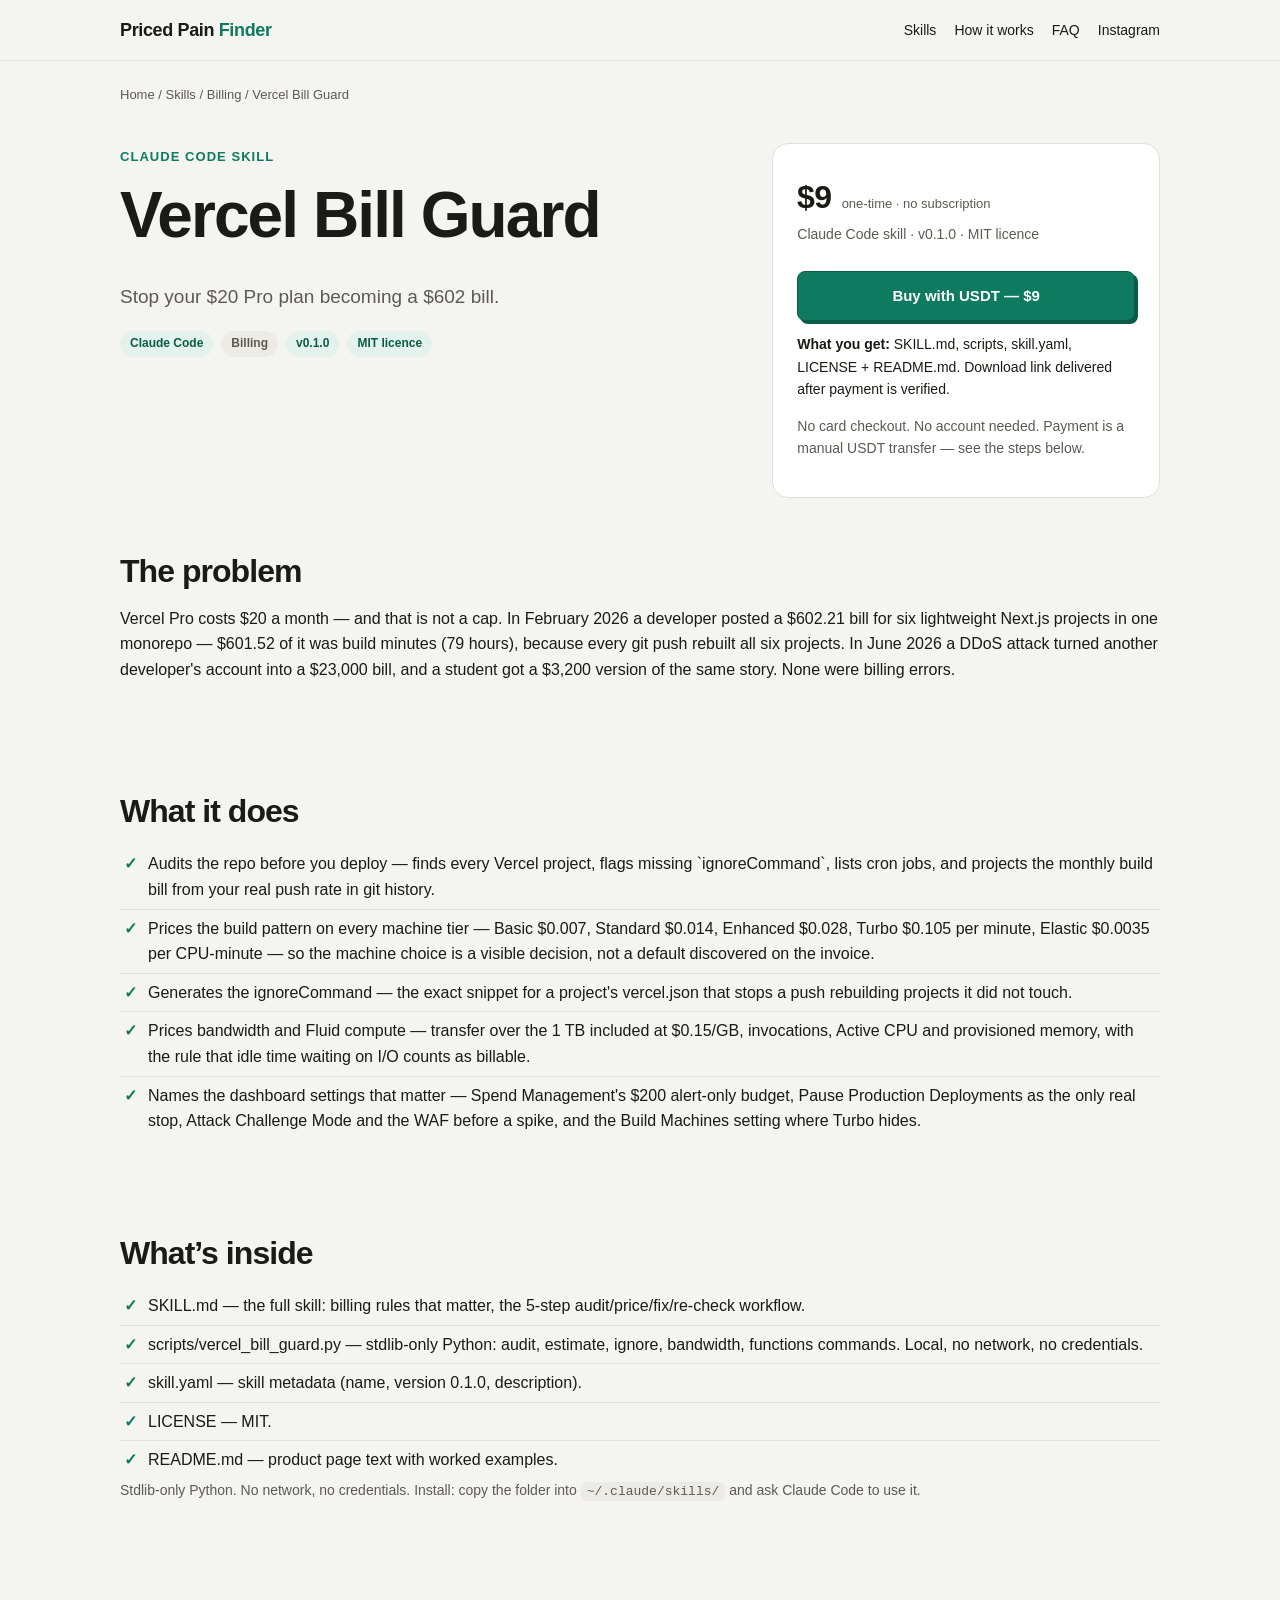
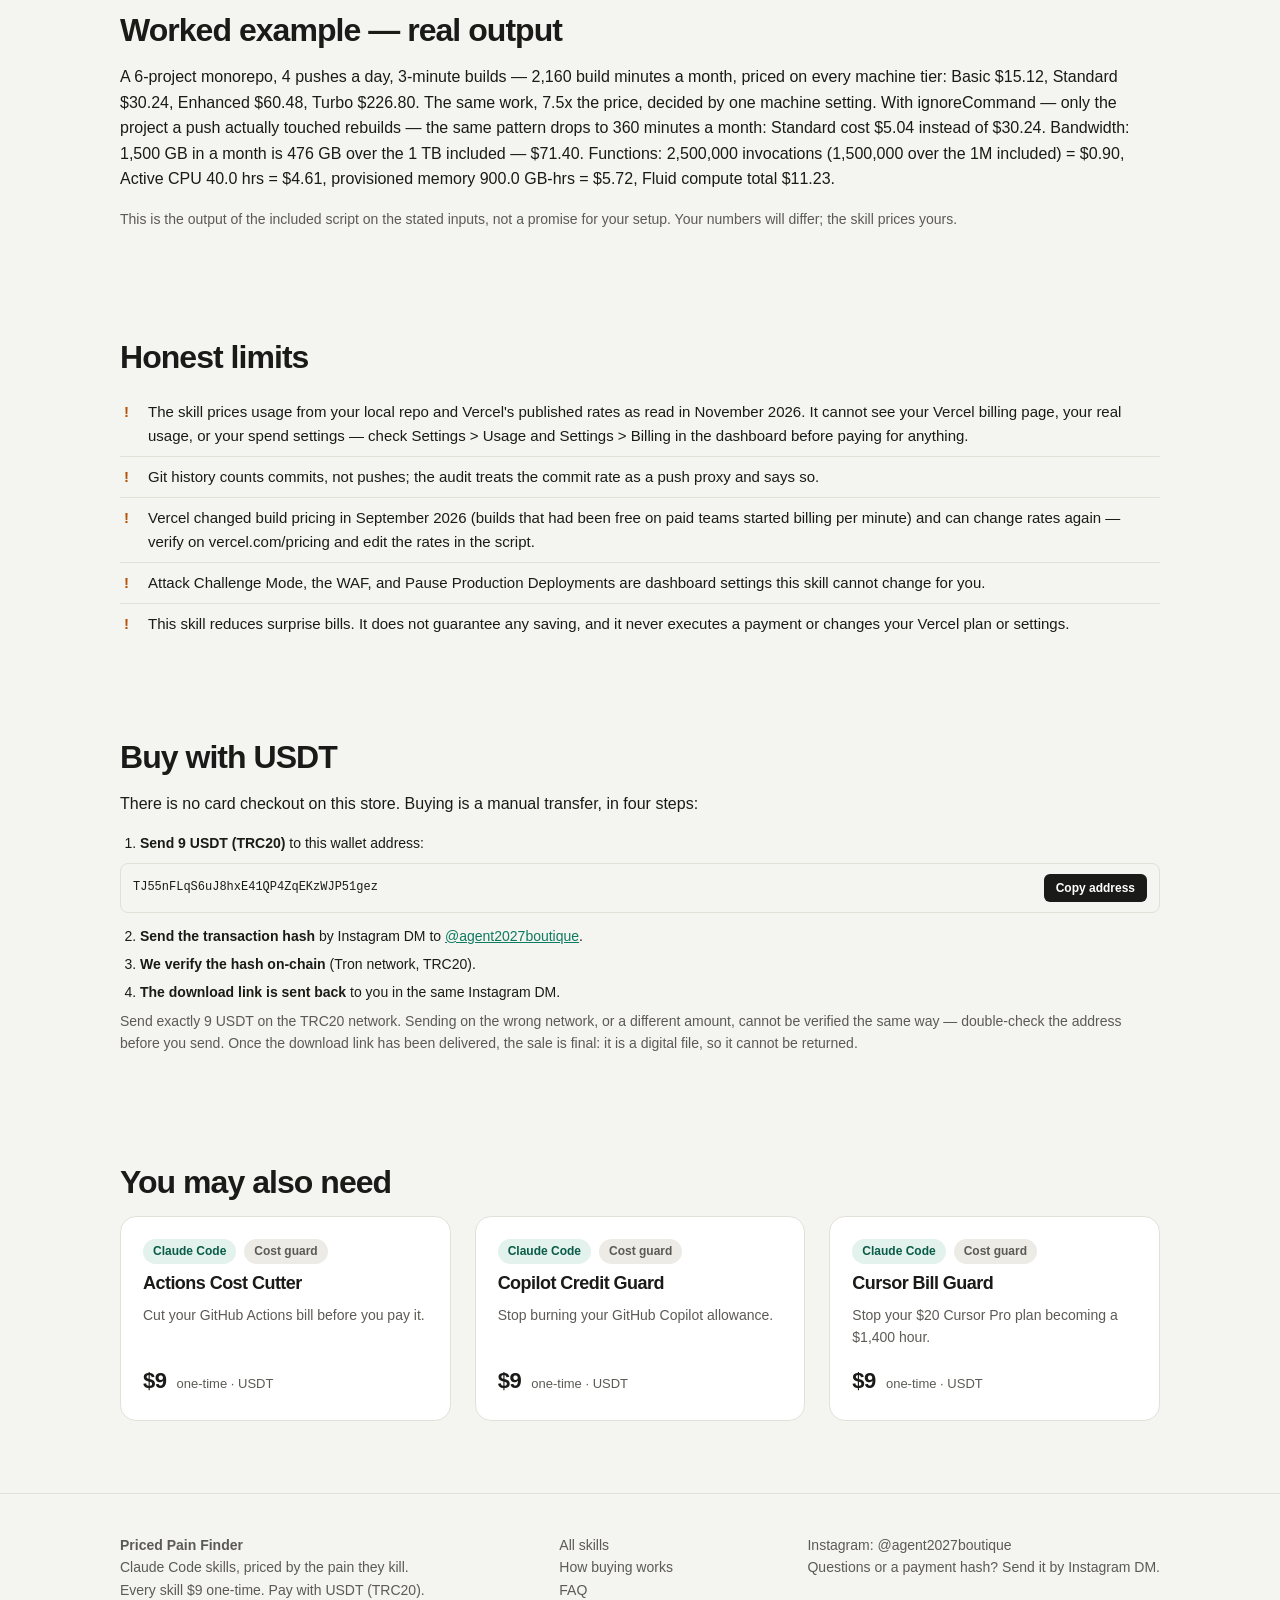
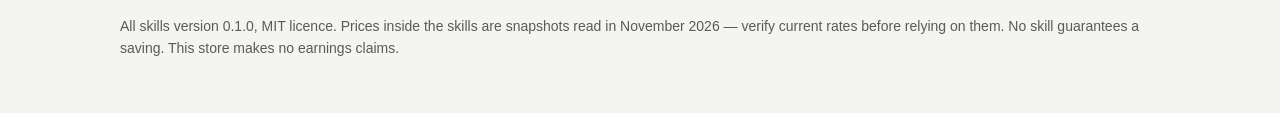
<file: product/vercel-bill-guard/index.html>
<!DOCTYPE html>
<html lang="en">
<head>
<meta charset="utf-8">
<meta name="viewport" content="width=device-width, initial-scale=1">
<title>Vercel Bill Guard — Claude Code skill · $9 one-time · Priced Pain Finder</title>
<meta name="description" content="Stop your $20 Pro plan becoming a $602 bill. Vercel Pro costs $20 a month — and that is not a cap. In February 2026 a developer posted a $602.21 bill for six… $9 one-time, pay with USDT (TRC20).">
<link rel="canonical" href="https://priced-pain-finder.pages.dev/product/vercel-bill-guard/">
<meta property="og:type" content="product">
<meta property="og:site_name" content="Priced Pain Finder">
<meta property="og:title" content="Vercel Bill Guard — $9 one-time">
<meta property="og:description" content="Stop your $20 Pro plan becoming a $602 bill.">
<meta property="og:url" content="https://priced-pain-finder.pages.dev/product/vercel-bill-guard/">
<meta name="twitter:card" content="summary">
<meta name="twitter:title" content="Vercel Bill Guard — $9 one-time">
<meta name="twitter:description" content="Stop your $20 Pro plan becoming a $602 bill.">
<script type="application/ld+json">
{
  "@context": "https://schema.org",
  "@type": "Product",
  "name": "Vercel Bill Guard",
  "description": "Stop your $20 Pro plan becoming a $602 bill.",
  "brand": {
    "@type": "Brand",
    "name": "Priced Pain Finder"
  },
  "category": "Billing",
  "url": "https://priced-pain-finder.pages.dev/product/vercel-bill-guard/",
  "version": "0.1.0",
  "license": "https://opensource.org/licenses/MIT",
  "offers": {
    "@type": "Offer",
    "priceCurrency": "USD",
    "price": 9,
    "availability": "https://schema.org/InStock",
    "url": "https://priced-pain-finder.pages.dev/product/vercel-bill-guard/",
    "itemCondition": "https://schema.org/NewCondition"
  }
}
</script>
<link rel="stylesheet" href="/assets/style.css">
</head>
<body>
<header class="nav"><div class="wrap nav-inner"><a class="wordmark" href="/">Priced Pain <span>Finder</span></a><nav class="nav-links" aria-label="Main"><a href="/#skills">Skills</a><a class="hide-sm" href="/#how-it-works">How it works</a><a class="hide-sm" href="/#faq">FAQ</a><a href="https://www.instagram.com/agent2027boutique" rel="noopener">Instagram</a></nav></div></header>
<main class="wrap">
<p class="breadcrumb"><a href="/">Home</a> / <a href="/#skills">Skills</a> / Billing / Vercel Bill Guard</p>
<div class="product-head">
<div>
<span class="eyebrow">Claude Code skill</span>
<h1>Vercel Bill Guard</h1>
<p class="lede" style="font-size:19px;color:var(--muted)">Stop your $20 Pro plan becoming a $602 bill.</p>
<div class="card-meta"><span class="tag">Claude Code</span><span class="tag tag-cat">Billing</span><span class="tag">v0.1.0</span><span class="tag">MIT licence</span></div>
</div>
<aside class="buy-box" aria-label="Buy this skill"><div class="price-row"><span class="price">$9</span><span class="price-note">one-time · no subscription</span></div><p class="small muted">Claude Code skill · v0.1.0 · MIT licence</p><a class="btn" href="#buy">Buy with USDT — $9</a><p class="small"><strong>What you get:</strong> SKILL.md, scripts, skill.yaml, LICENSE + README.md. Download link delivered after payment is verified.</p><p class="small muted">No card checkout. No account needed. Payment is a manual USDT transfer — see the steps below.</p></aside>
</div>

<section class="reveal"><h2>The problem</h2><p>Vercel Pro costs $20 a month — and that is not a cap. In February 2026 a developer posted a $602.21 bill for six lightweight Next.js projects in one monorepo — $601.52 of it was build minutes (79 hours), because every git push rebuilt all six projects. In June 2026 a DDoS attack turned another developer&#x27;s account into a $23,000 bill, and a student got a $3,200 version of the same story. None were billing errors.</p></section>

<section class="reveal"><h2>What it does</h2><ul class="checklist"><li>Audits the repo before you deploy — finds every Vercel project, flags missing `ignoreCommand`, lists cron jobs, and projects the monthly build bill from your real push rate in git history.</li><li>Prices the build pattern on every machine tier — Basic $0.007, Standard $0.014, Enhanced $0.028, Turbo $0.105 per minute, Elastic $0.0035 per CPU-minute — so the machine choice is a visible decision, not a default discovered on the invoice.</li><li>Generates the ignoreCommand — the exact snippet for a project&#x27;s vercel.json that stops a push rebuilding projects it did not touch.</li><li>Prices bandwidth and Fluid compute — transfer over the 1 TB included at $0.15/GB, invocations, Active CPU and provisioned memory, with the rule that idle time waiting on I/O counts as billable.</li><li>Names the dashboard settings that matter — Spend Management&#x27;s $200 alert-only budget, Pause Production Deployments as the only real stop, Attack Challenge Mode and the WAF before a spike, and the Build Machines setting where Turbo hides.</li></ul></section>

<section class="reveal"><h2>What&rsquo;s inside</h2><ul class="checklist"><li>SKILL.md — the full skill: billing rules that matter, the 5-step audit/price/fix/re-check workflow.</li><li>scripts/vercel_bill_guard.py — stdlib-only Python: audit, estimate, ignore, bandwidth, functions commands. Local, no network, no credentials.</li><li>skill.yaml — skill metadata (name, version 0.1.0, description).</li><li>LICENSE — MIT.</li><li>README.md — product page text with worked examples.</li></ul>
<p class="small muted">Stdlib-only Python. No network, no credentials. Install: copy the folder into <code class="inline">~/.claude/skills/</code> and ask Claude Code to use it.</p></section>

<section class="reveal"><h2>Worked example &mdash; real output</h2><p class="example">A 6-project monorepo, 4 pushes a day, 3-minute builds — 2,160 build minutes a month, priced on every machine tier: Basic $15.12, Standard $30.24, Enhanced $60.48, Turbo $226.80. The same work, 7.5x the price, decided by one machine setting. With ignoreCommand — only the project a push actually touched rebuilds — the same pattern drops to 360 minutes a month: Standard cost $5.04 instead of $30.24. Bandwidth: 1,500 GB in a month is 476 GB over the 1 TB included — $71.40. Functions: 2,500,000 invocations (1,500,000 over the 1M included) = $0.90, Active CPU 40.0 hrs = $4.61, provisioned memory 900.0 GB-hrs = $5.72, Fluid compute total $11.23.</p>
<p class="small muted">This is the output of the included script on the stated inputs, not a promise for your setup. Your numbers will differ; the skill prices yours.</p></section>

<section class="reveal"><h2>Honest limits</h2><ul class="limits"><li>The skill prices usage from your local repo and Vercel&#x27;s published rates as read in November 2026. It cannot see your Vercel billing page, your real usage, or your spend settings — check Settings &gt; Usage and Settings &gt; Billing in the dashboard before paying for anything.</li><li>Git history counts commits, not pushes; the audit treats the commit rate as a push proxy and says so.</li><li>Vercel changed build pricing in September 2026 (builds that had been free on paid teams started billing per minute) and can change rates again — verify on vercel.com/pricing and edit the rates in the script.</li><li>Attack Challenge Mode, the WAF, and Pause Production Deployments are dashboard settings this skill cannot change for you.</li><li>This skill reduces surprise bills. It does not guarantee any saving, and it never executes a payment or changes your Vercel plan or settings.</li></ul></section>

<section id="buy" class="reveal"><h2>Buy with USDT</h2><p>There is no card checkout on this store. Buying is a manual transfer, in four steps:</p><ol class="buy-steps"><li><strong>Send 9 USDT (TRC20)</strong> to this wallet address:</li></ol><div class="wallet"><code>TJ55nFLqS6uJ8hxE41QP4ZqEKzWJP51gez</code><button type="button" data-copy="TJ55nFLqS6uJ8hxE41QP4ZqEKzWJP51gez">Copy address</button></div><ol class="buy-steps" start="2"><li><strong>Send the transaction hash</strong> by Instagram DM to <a href="https://www.instagram.com/agent2027boutique" rel="noopener">@agent2027boutique</a>.</li><li><strong>We verify the hash on-chain</strong> (Tron network, TRC20).</li><li><strong>The download link is sent back</strong> to you in the same Instagram DM.</li></ol><p class="small muted">Send exactly 9 USDT on the TRC20 network. Sending on the wrong network, or a different amount, cannot be verified the same way — double-check the address before you send. Once the download link has been delivered, the sale is final: it is a digital file, so it cannot be returned.</p></section>

<section class="reveal"><h2>You may also need</h2><div class="grid related"><article class="card"><div class="card-meta"><span class="tag">Claude Code</span><span class="tag tag-cat">Cost guard</span></div><h3><a href="/product/actions-cost-cutter/">Actions Cost Cutter</a></h3><p class="problem">Cut your GitHub Actions bill before you pay it.</p><div class="price-row"><span class="price">$9</span><span class="price-note">one-time · USDT</span></div></article><article class="card"><div class="card-meta"><span class="tag">Claude Code</span><span class="tag tag-cat">Cost guard</span></div><h3><a href="/product/copilot-credit-guard/">Copilot Credit Guard</a></h3><p class="problem">Stop burning your GitHub Copilot allowance.</p><div class="price-row"><span class="price">$9</span><span class="price-note">one-time · USDT</span></div></article><article class="card"><div class="card-meta"><span class="tag">Claude Code</span><span class="tag tag-cat">Cost guard</span></div><h3><a href="/product/cursor-bill-guard/">Cursor Bill Guard</a></h3><p class="problem">Stop your $20 Cursor Pro plan becoming a $1,400 hour.</p><div class="price-row"><span class="price">$9</span><span class="price-note">one-time · USDT</span></div></article></div></section>
</main>
<footer><div class="wrap foot-grid"><div><p><strong>Priced Pain Finder</strong><br>Claude Code skills, priced by the pain they kill.<br>Every skill $9 one-time. Pay with USDT (TRC20).</p></div><div><p><a href="/#skills">All skills</a><br><a href="/#how-it-works">How buying works</a><br><a href="/#faq">FAQ</a></p></div><div><p><a href="https://www.instagram.com/agent2027boutique" rel="noopener">Instagram: @agent2027boutique</a><br><span class="small">Questions or a payment hash? Send it by Instagram DM.</span></p></div></div><div class="wrap"><p class="small">All skills version 0.1.0, MIT licence. Prices inside the skills are snapshots read in November 2026 — verify current rates before relying on them. No skill guarantees a saving. This store makes no earnings claims.</p></div></footer>
<script src="/assets/app.js" defer></script>
</body>
</html>
</file>
<file: assets/style.css>
/* Priced Pain Finder — warm light theme, one accent, flat surfaces.
   Cream canvas + white hairline tiles, hard offset shadow on primary CTA only. */
:root {
  --canvas: #F4F4F0;
  --surface: #FFFFFF;
  --hairline: #E3E0D8;
  --ink: #1A1A18;
  --muted: #5C5A54;
  --accent: #0E7A5F;
  --accent-dark: #0A5C48;
  --accent-soft: #E3F2EC;
  --amber: #B45309;
  --red: #B91C1C;
  --dark-panel: #111110;
  --dark-text: #E8E6E1;
  --radius: 16px;
  --radius-btn: 8px;
}
* { box-sizing: border-box; }
html { scroll-behavior: smooth; }
body {
  margin: 0;
  background: var(--canvas);
  color: var(--ink);
  font-family: Inter, -apple-system, BlinkMacSystemFont, "Segoe UI", Roboto, Helvetica, Arial, sans-serif;
  font-size: 16px;
  line-height: 1.6;
  -webkit-font-smoothing: antialiased;
}
a { color: var(--accent); }
a:hover { color: var(--accent-dark); }
h1, h2, h3 { line-height: 1.1; letter-spacing: -0.03em; margin: 0 0 0.5em; }
h1 { font-size: clamp(40px, 6vw, 64px); font-weight: 800; }
h2 { font-size: clamp(26px, 3.5vw, 32px); font-weight: 800; }
h3 { font-size: 20px; font-weight: 700; }
p { margin: 0 0 1em; }
code, pre, .mono {
  font-family: "JetBrains Mono", ui-monospace, SFMono-Regular, Menlo, Consolas, monospace;
  font-size: 13px;
}
pre {
  background: var(--dark-panel);
  color: var(--dark-text);
  padding: 16px 18px;
  border-radius: 12px;
  overflow-x: auto;
  white-space: pre-wrap;
  word-break: break-word;
  line-height: 1.55;
  margin: 0 0 1em;
}
code.inline { background: #EDEBE5; padding: 2px 6px; border-radius: 6px; font-size: 13px; }
.wrap { max-width: 1080px; margin: 0 auto; padding: 0 20px; }
.eyebrow {
  display: inline-block;
  font-size: 13px; font-weight: 600; letter-spacing: 0.08em;
  text-transform: uppercase; color: var(--accent); margin-bottom: 12px;
}
.muted { color: var(--muted); }
.small { font-size: 14px; }

/* Nav */
.nav {
  position: sticky; top: 0; z-index: 50;
  background: rgba(244, 244, 240, 0.95);
  border-bottom: 1px solid var(--hairline);
  backdrop-filter: blur(6px);
}
.nav-inner { display: flex; align-items: center; gap: 24px; height: 60px; }
.wordmark { font-weight: 800; font-size: 18px; letter-spacing: -0.02em; color: var(--ink); text-decoration: none; white-space: nowrap; }
.wordmark span { color: var(--accent); }
.nav-links { display: flex; gap: 18px; margin-left: auto; }
.nav-links a { color: var(--ink); text-decoration: none; font-size: 14px; font-weight: 500; }
.nav-links a:hover { color: var(--accent); }
@media (max-width: 640px) { .nav-links a.hide-sm { display: none; } }

/* Buttons */
.btn {
  display: inline-block;
  background: var(--accent); color: #fff;
  font-weight: 600; font-size: 15px;
  padding: 12px 22px; border-radius: var(--radius-btn);
  border: 1px solid var(--accent-dark);
  box-shadow: 3px 3px 0 var(--accent-dark);
  text-decoration: none; cursor: pointer;
  transition: transform 0.08s ease, box-shadow 0.08s ease;
}
.btn:hover { color: #fff; }
.btn:active { transform: translate(3px, 3px); box-shadow: 0 0 0 var(--accent-dark); }
.btn-ghost {
  display: inline-block; background: var(--surface); color: var(--ink);
  font-weight: 600; font-size: 15px; padding: 12px 22px;
  border-radius: var(--radius-btn); border: 1px solid var(--hairline);
  text-decoration: none; cursor: pointer;
}
.btn-ghost:hover { border-color: var(--ink); color: var(--ink); }
.btn-sm { padding: 9px 16px; font-size: 14px; }

/* Hero */
.hero { padding: 64px 0 40px; }
.hero p.lede { font-size: 19px; color: var(--muted); max-width: 640px; }
.hero-actions { display: flex; gap: 12px; flex-wrap: wrap; margin: 24px 0 40px; }
.stat-strip {
  display: grid; grid-template-columns: repeat(4, 1fr); gap: 16px;
  background: var(--surface); border: 1px solid var(--hairline);
  border-radius: var(--radius); padding: 24px;
}
.stat-num { font-size: 36px; font-weight: 800; letter-spacing: -0.03em; line-height: 1; }
.stat-num .prefix { color: var(--accent); }
.stat-label { font-size: 13px; color: var(--muted); margin-top: 6px; }
@media (max-width: 640px) { .stat-strip { grid-template-columns: repeat(2, 1fr); } }

/* Marquee */
.marquee { overflow: hidden; border-top: 1px solid var(--hairline); border-bottom: 1px solid var(--hairline); padding: 12px 0; margin: 40px 0 0; }
.marquee-track { display: flex; gap: 48px; width: max-content; animation: marquee 32s linear infinite; }
.marquee:hover .marquee-track { animation-play-state: paused; }
.marquee-track span { font-size: 14px; font-weight: 500; white-space: nowrap; }
.marquee-track b { color: var(--accent); }
@keyframes marquee { from { transform: translateX(0); } to { transform: translateX(-50%); } }

/* Sections */
section { padding: 48px 0; }
.section-head { display: flex; align-items: baseline; gap: 16px; flex-wrap: wrap; margin-bottom: 24px; }
.section-head p { color: var(--muted); margin: 0; }

/* Search + pills */
.toolbar { display: flex; gap: 12px; flex-wrap: wrap; align-items: center; margin-bottom: 20px; }
.search {
  flex: 1 1 260px; padding: 12px 16px; font-size: 15px;
  border: 1px solid var(--hairline); border-radius: var(--radius-btn);
  background: var(--surface); color: var(--ink);
}
.search:focus { outline: 2px solid var(--accent); outline-offset: 1px; }
.pills { display: flex; gap: 8px; flex-wrap: wrap; }
.pill {
  border: 1px solid var(--hairline); background: var(--surface);
  border-radius: 999px; padding: 7px 14px; font-size: 13px; font-weight: 600;
  cursor: pointer; color: var(--ink);
}
.pill:hover { border-color: var(--ink); }
.pill.active { background: var(--ink); color: #fff; border-color: var(--ink); }
.pill .count { opacity: 0.65; font-weight: 500; }

/* Product grid + cards */
.grid { display: grid; grid-template-columns: repeat(3, 1fr); gap: 24px; }
@media (max-width: 900px) { .grid { grid-template-columns: repeat(2, 1fr); } }
@media (max-width: 600px) { .grid { grid-template-columns: 1fr; } }
.card {
  background: var(--surface); border: 1px solid var(--hairline);
  border-radius: var(--radius); padding: 22px;
  display: flex; flex-direction: column; gap: 10px;
  transition: transform 0.15s ease, border-color 0.15s ease;
  text-decoration: none; color: var(--ink);
}
.card:hover { transform: translateY(-2px); border-color: var(--ink); }
.card h3 { margin: 0; font-size: 18px; }
.card h3 a { color: var(--ink); text-decoration: none; }
.card h3 a:hover { color: var(--accent); }
.card .problem { color: var(--muted); font-size: 14px; flex: 1; margin: 0; }
.tag {
  display: inline-block; font-size: 12px; font-weight: 600;
  background: var(--accent-soft); color: var(--accent-dark);
  border-radius: 999px; padding: 3px 10px; width: fit-content;
}
.tag-cat { background: #EDEBE5; color: var(--muted); }
.card-meta { display: flex; gap: 8px; flex-wrap: wrap; }
.price-row { display: flex; align-items: baseline; gap: 10px; margin-top: 4px; }
.price { font-size: 22px; font-weight: 800; letter-spacing: -0.02em; }
.price-note { font-size: 13px; color: var(--muted); }
.includes { font-size: 13px; color: var(--muted); margin: 0; }
.empty { display: none; text-align: center; color: var(--muted); padding: 40px 0; }
.empty.show { display: block; }

/* Steps */
.steps { display: grid; grid-template-columns: repeat(4, 1fr); gap: 16px; }
@media (max-width: 900px) { .steps { grid-template-columns: repeat(2, 1fr); } }
@media (max-width: 520px) { .steps { grid-template-columns: 1fr; } }
.step {
  background: var(--surface); border: 1px solid var(--hairline);
  border-radius: var(--radius); padding: 20px;
}
.step-num {
  display: inline-flex; align-items: center; justify-content: center;
  width: 32px; height: 32px; border-radius: 50%;
  background: var(--accent); color: #fff; font-weight: 800; font-size: 15px; margin-bottom: 12px;
}
.step h3 { font-size: 16px; margin-bottom: 6px; }
.step p { font-size: 14px; color: var(--muted); margin: 0; }
.terminal { position: relative; margin-top: 24px; }
.terminal pre { margin: 0; }
.copy-btn {
  position: absolute; top: 10px; right: 10px;
  background: #262624; color: var(--dark-text);
  border: 1px solid #3A3A36; border-radius: 6px;
  font-size: 12px; padding: 6px 10px; cursor: pointer;
}
.copy-btn:hover { border-color: var(--dark-text); }

/* Product page */
.breadcrumb { font-size: 13px; color: var(--muted); padding: 24px 0 0; }
.breadcrumb a { color: var(--muted); text-decoration: none; }
.breadcrumb a:hover { color: var(--accent); }
.product-head { display: grid; grid-template-columns: 1.6fr 1fr; gap: 32px; padding: 24px 0 8px; align-items: start; }
@media (max-width: 820px) { .product-head { grid-template-columns: 1fr; } }
.buy-box {
  background: var(--surface); border: 1px solid var(--hairline);
  border-radius: var(--radius); padding: 24px; position: sticky; top: 84px;
}
.buy-box .price { font-size: 32px; }
.buy-box .btn { width: 100%; text-align: center; margin: 12px 0; }
.wallet {
  display: flex; gap: 8px; align-items: center;
  background: var(--canvas); border: 1px solid var(--hairline);
  border-radius: var(--radius-btn); padding: 10px 12px; margin: 8px 0;
}
.wallet code { flex: 1; overflow-x: auto; white-space: nowrap; font-size: 12px; }
.wallet button {
  flex-shrink: 0; background: var(--ink); color: #fff; border: none;
  border-radius: 6px; padding: 7px 12px; font-size: 12px; font-weight: 600; cursor: pointer;
}
.buy-steps { font-size: 14px; padding-left: 20px; margin: 12px 0 0; }
.buy-steps li { margin-bottom: 6px; }
.checklist { list-style: none; padding: 0; margin: 0; }
.checklist li { padding: 6px 0 6px 28px; position: relative; border-bottom: 1px solid var(--hairline); }
.checklist li:last-child { border-bottom: none; }
.checklist li::before { content: "✓"; position: absolute; left: 4px; color: var(--accent); font-weight: 800; }
.limits { list-style: none; padding: 0; margin: 0; }
.limits li { padding: 8px 0 8px 28px; position: relative; border-bottom: 1px solid var(--hairline); font-size: 15px; }
.limits li:last-child { border-bottom: none; }
.limits li::before { content: "!"; position: absolute; left: 4px; color: var(--amber); font-weight: 800; }
.example { white-space: pre-line; }
.related { margin-top: 8px; }

/* FAQ */
.faq { border-top: 1px solid var(--hairline); }
.faq-item { border-bottom: 1px solid var(--hairline); }
.faq-q {
  width: 100%; text-align: left; background: none; border: none;
  font-size: 16px; font-weight: 600; color: var(--ink);
  padding: 18px 0; cursor: pointer; font-family: inherit;
}
.faq-q::after { content: "+"; float: right; color: var(--accent); font-weight: 800; }
.faq-item.open .faq-q::after { content: "–"; }
.faq-a { display: none; padding: 0 0 18px; color: var(--muted); max-width: 720px; }
.faq-item.open .faq-a { display: block; }

/* Footer */
footer { border-top: 1px solid var(--hairline); padding: 40px 0; margin-top: 24px; }
.foot-grid { display: flex; gap: 32px; flex-wrap: wrap; justify-content: space-between; }
footer a { color: var(--muted); text-decoration: none; font-size: 14px; }
footer a:hover { color: var(--accent); }
footer p { font-size: 14px; color: var(--muted); }

/* Scroll reveal */
.reveal { opacity: 0; transform: translateY(12px); transition: opacity 0.5s ease, transform 0.5s ease; }
.reveal.visible { opacity: 1; transform: none; }
@media (prefers-reduced-motion: reduce) {
  .reveal { opacity: 1; transform: none; transition: none; }
  .marquee-track { animation: none; }
  html { scroll-behavior: auto; }
}
</file>
